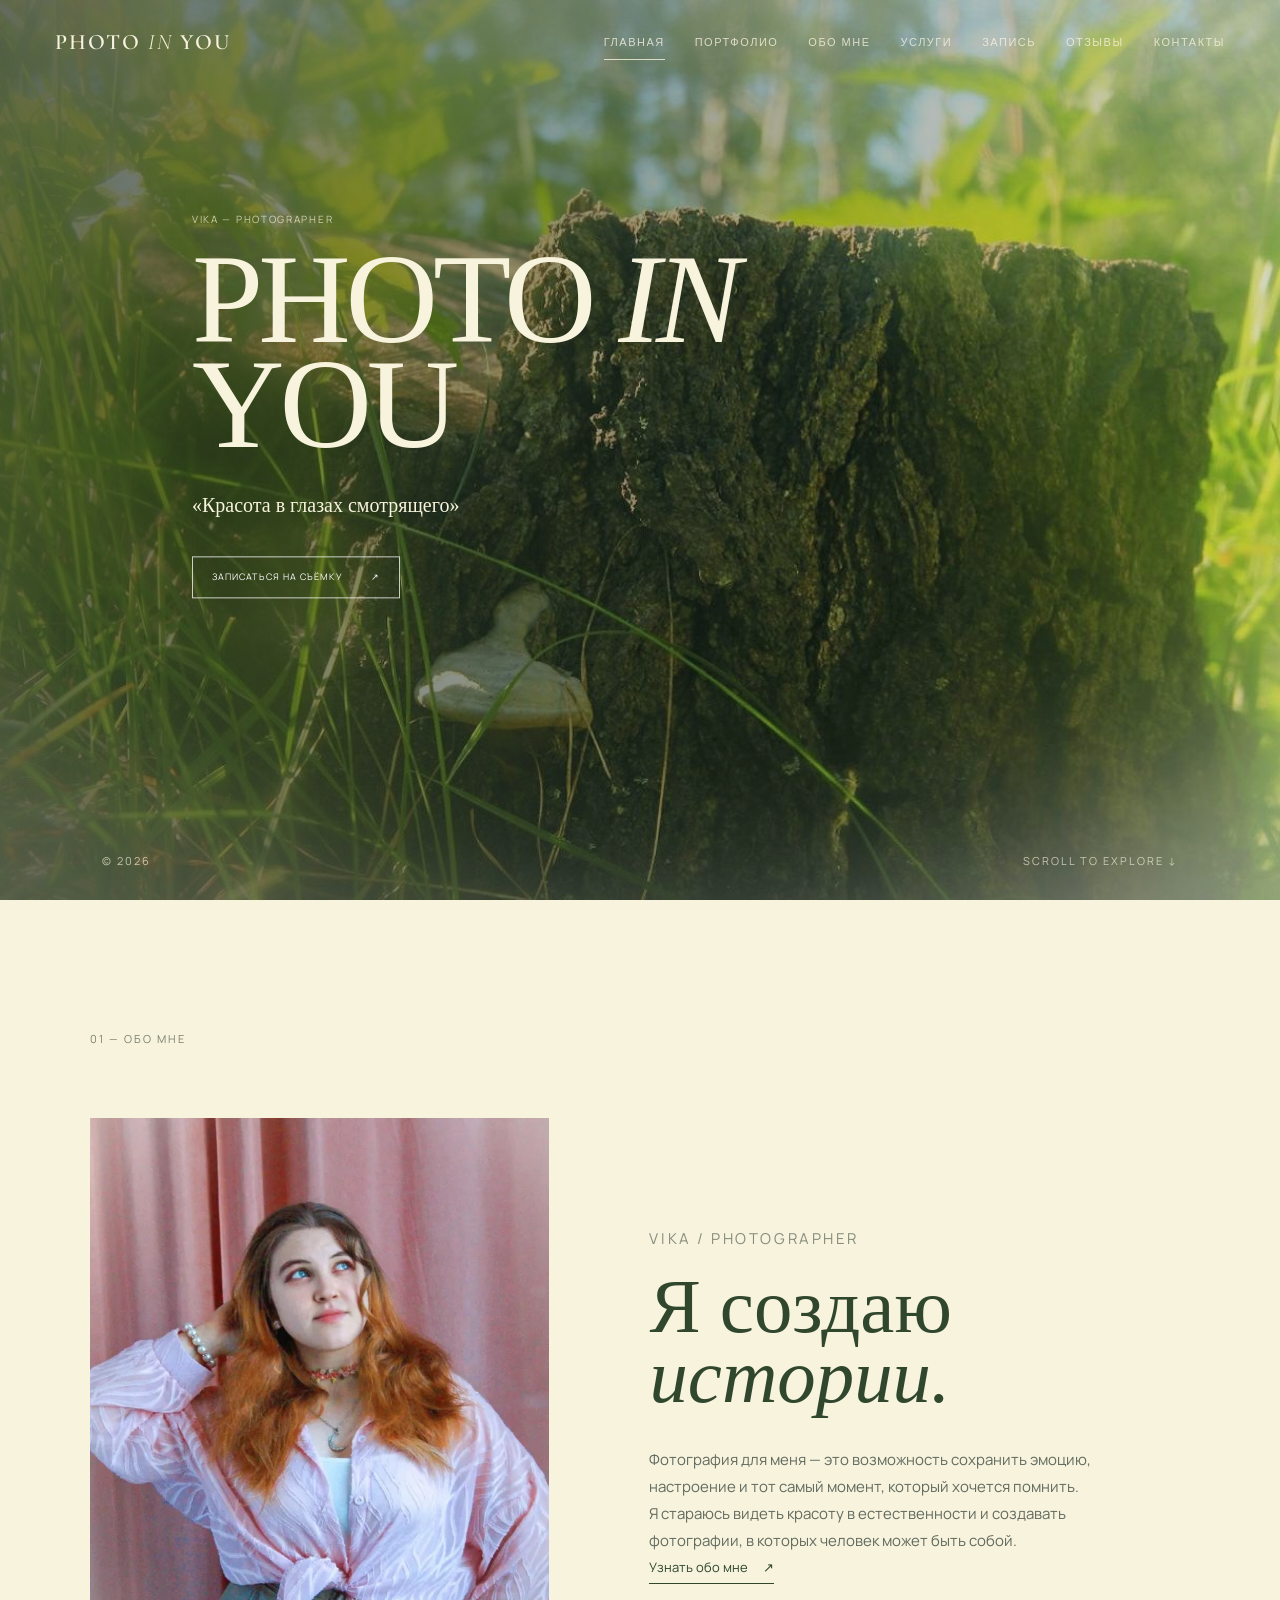
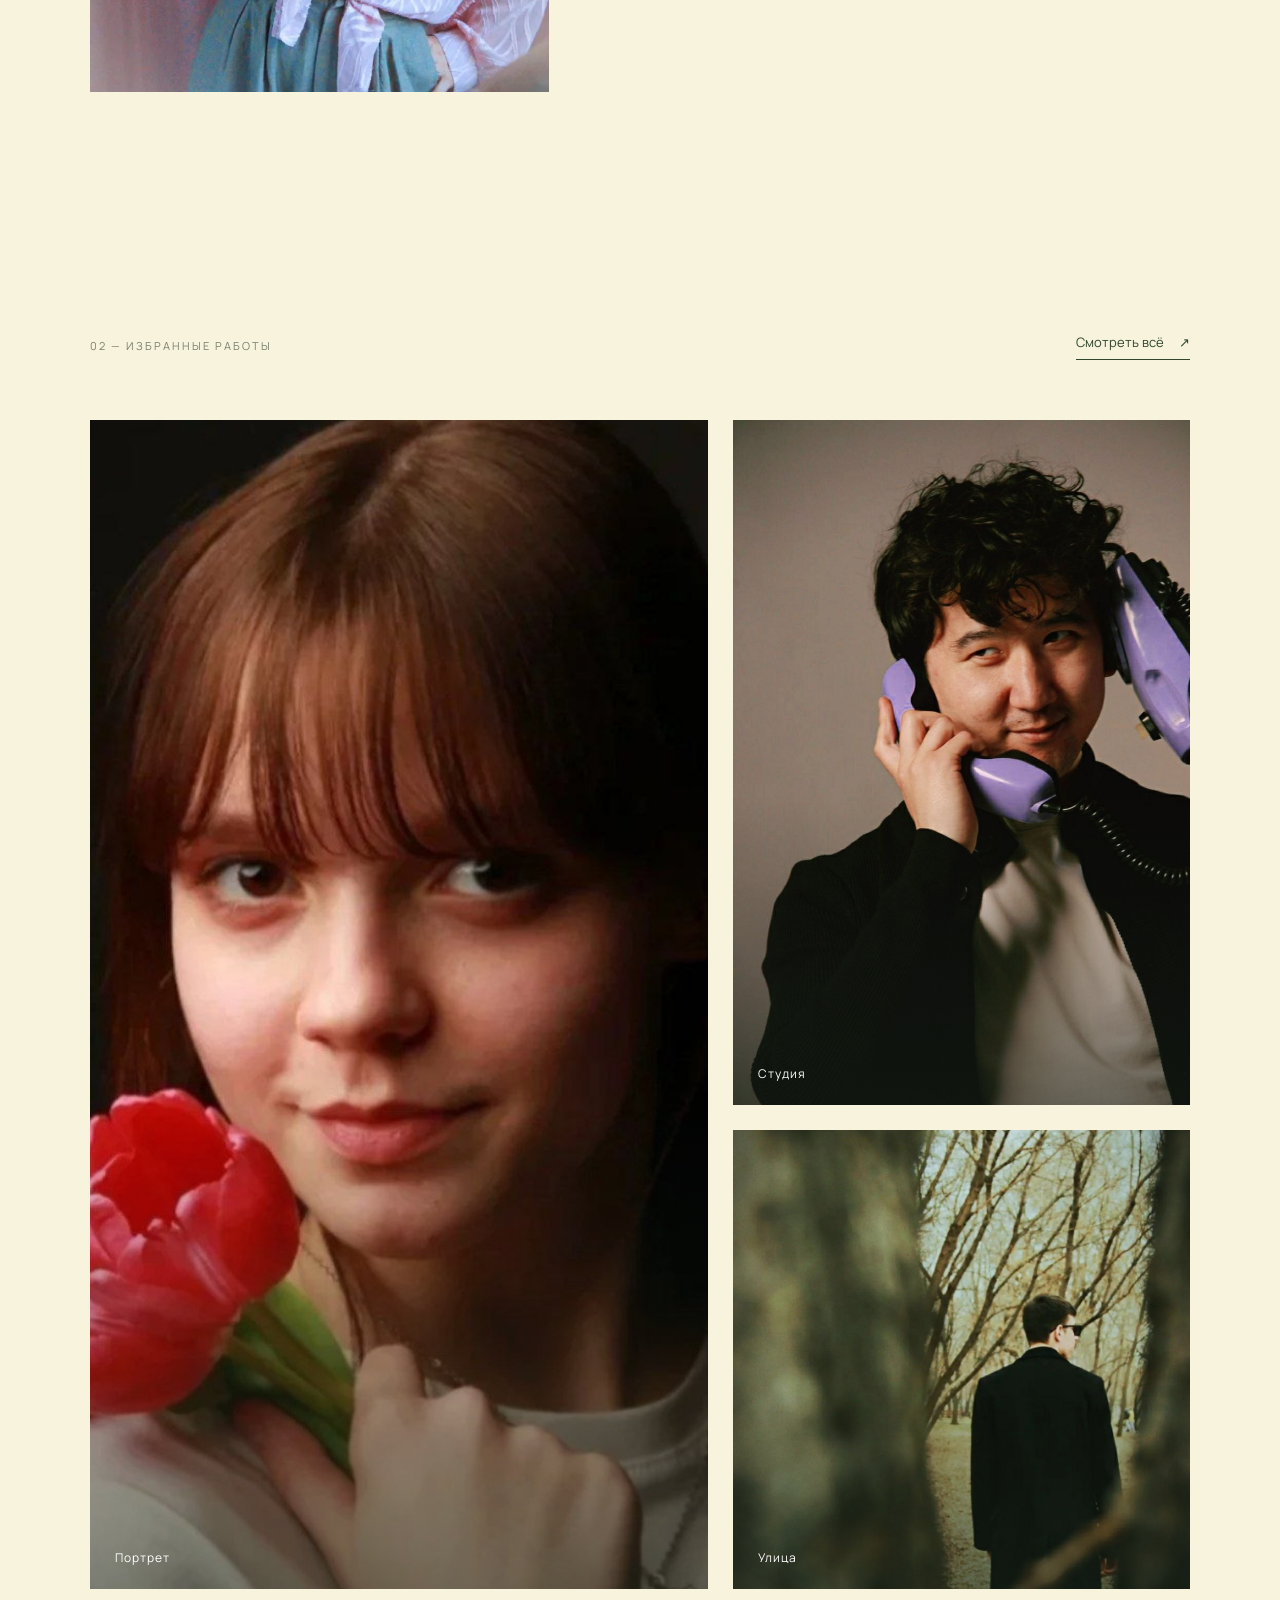
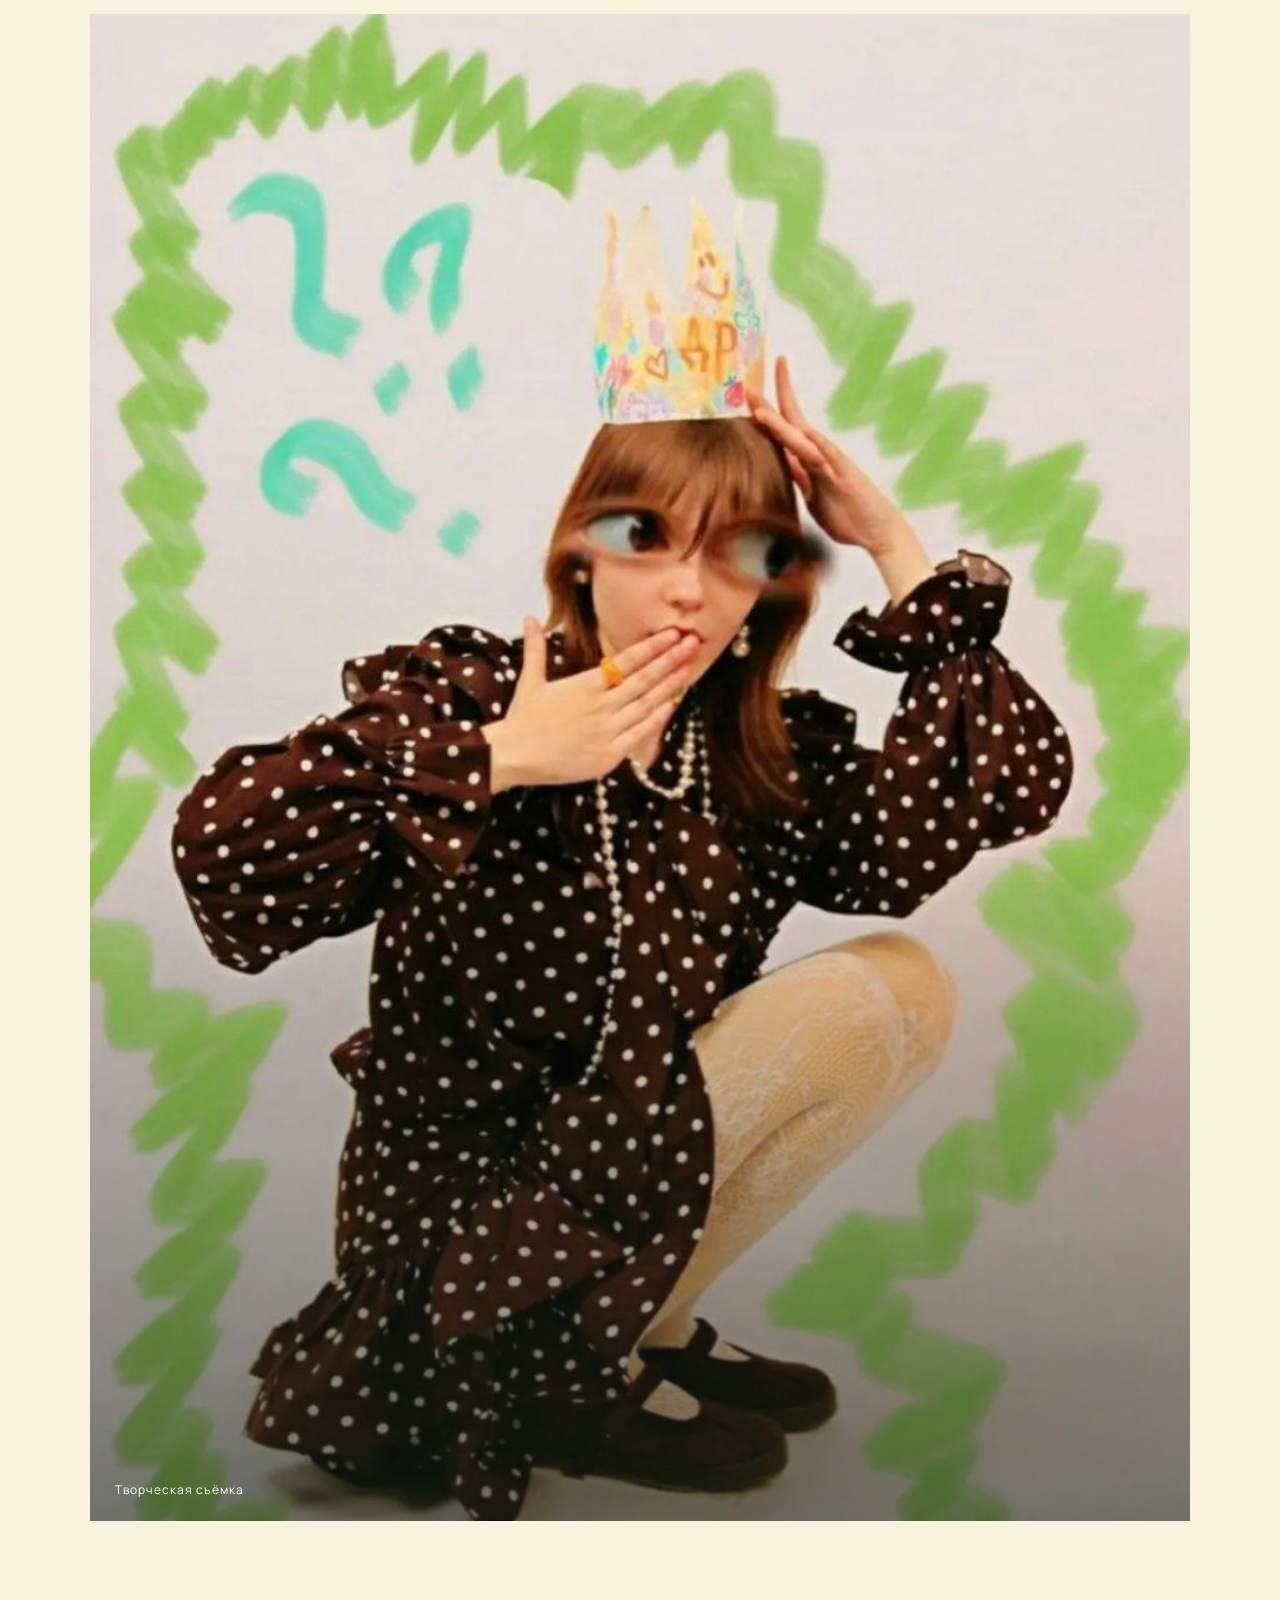
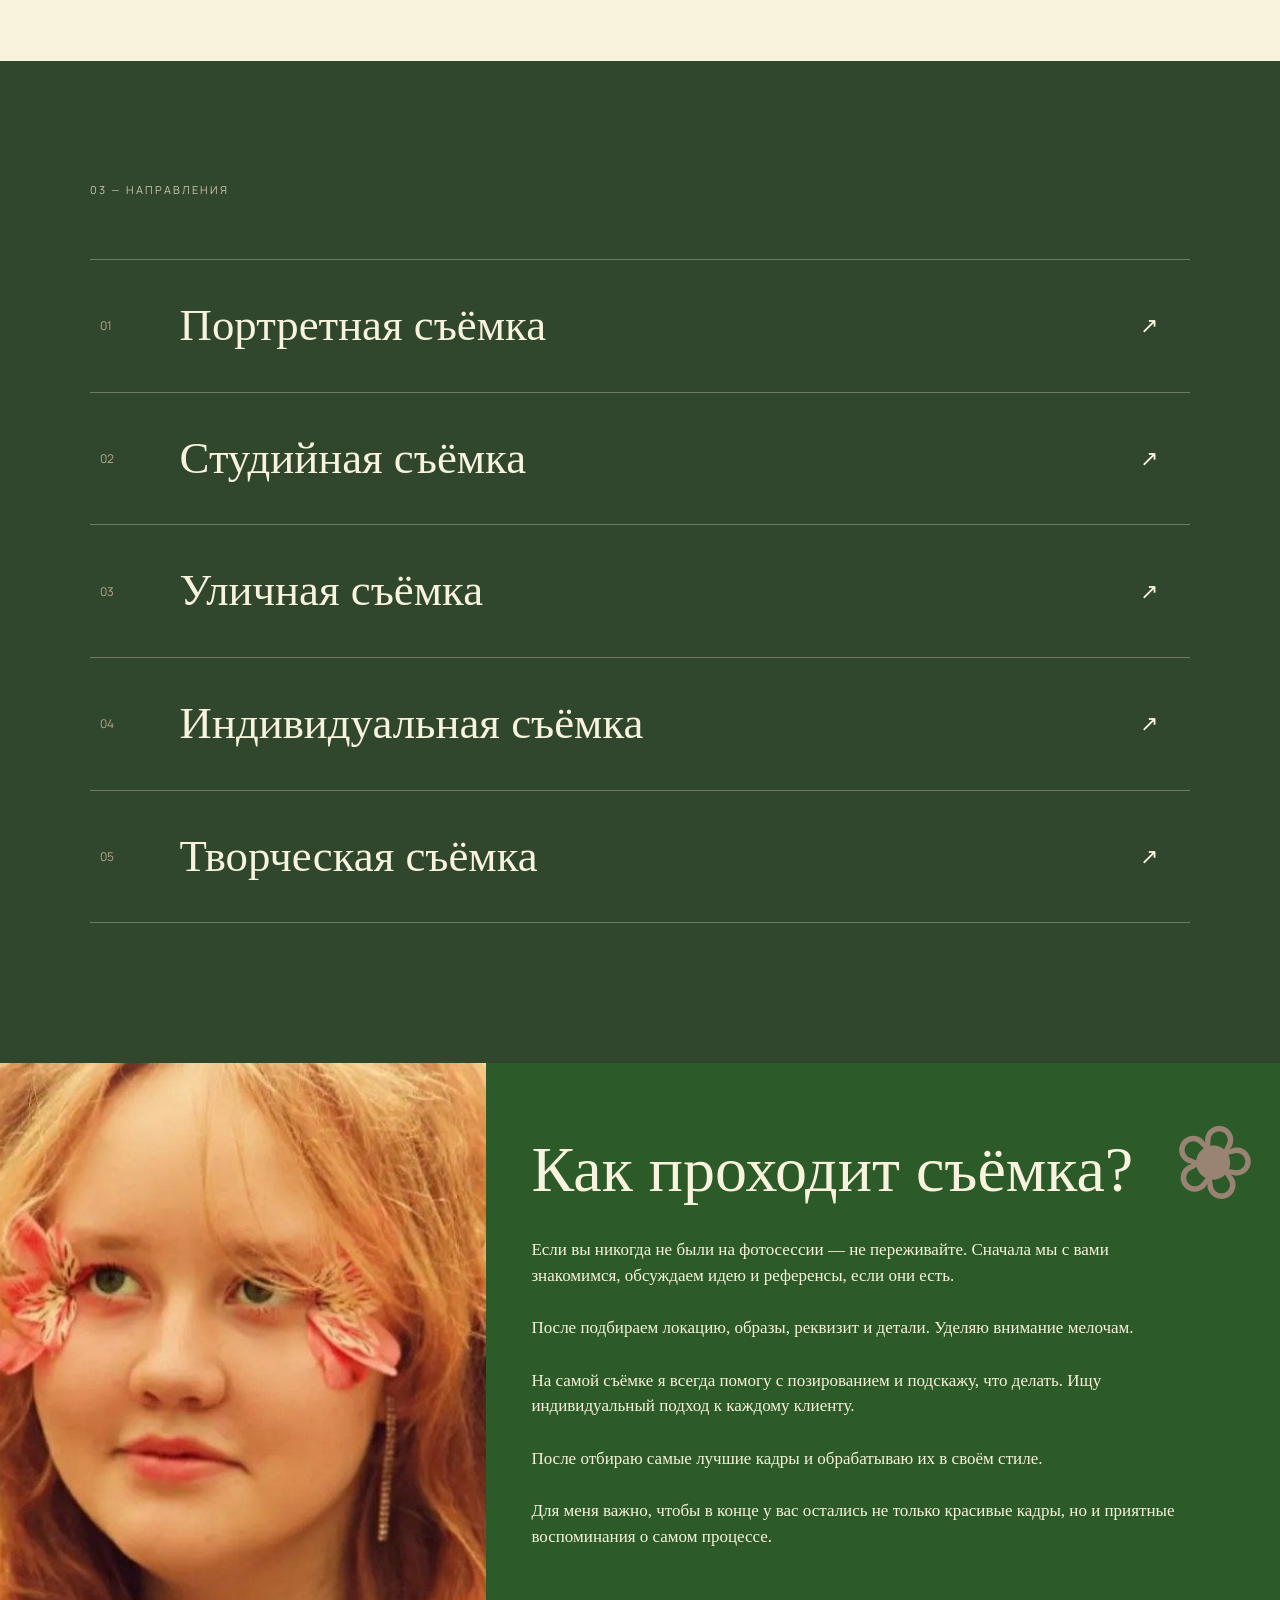
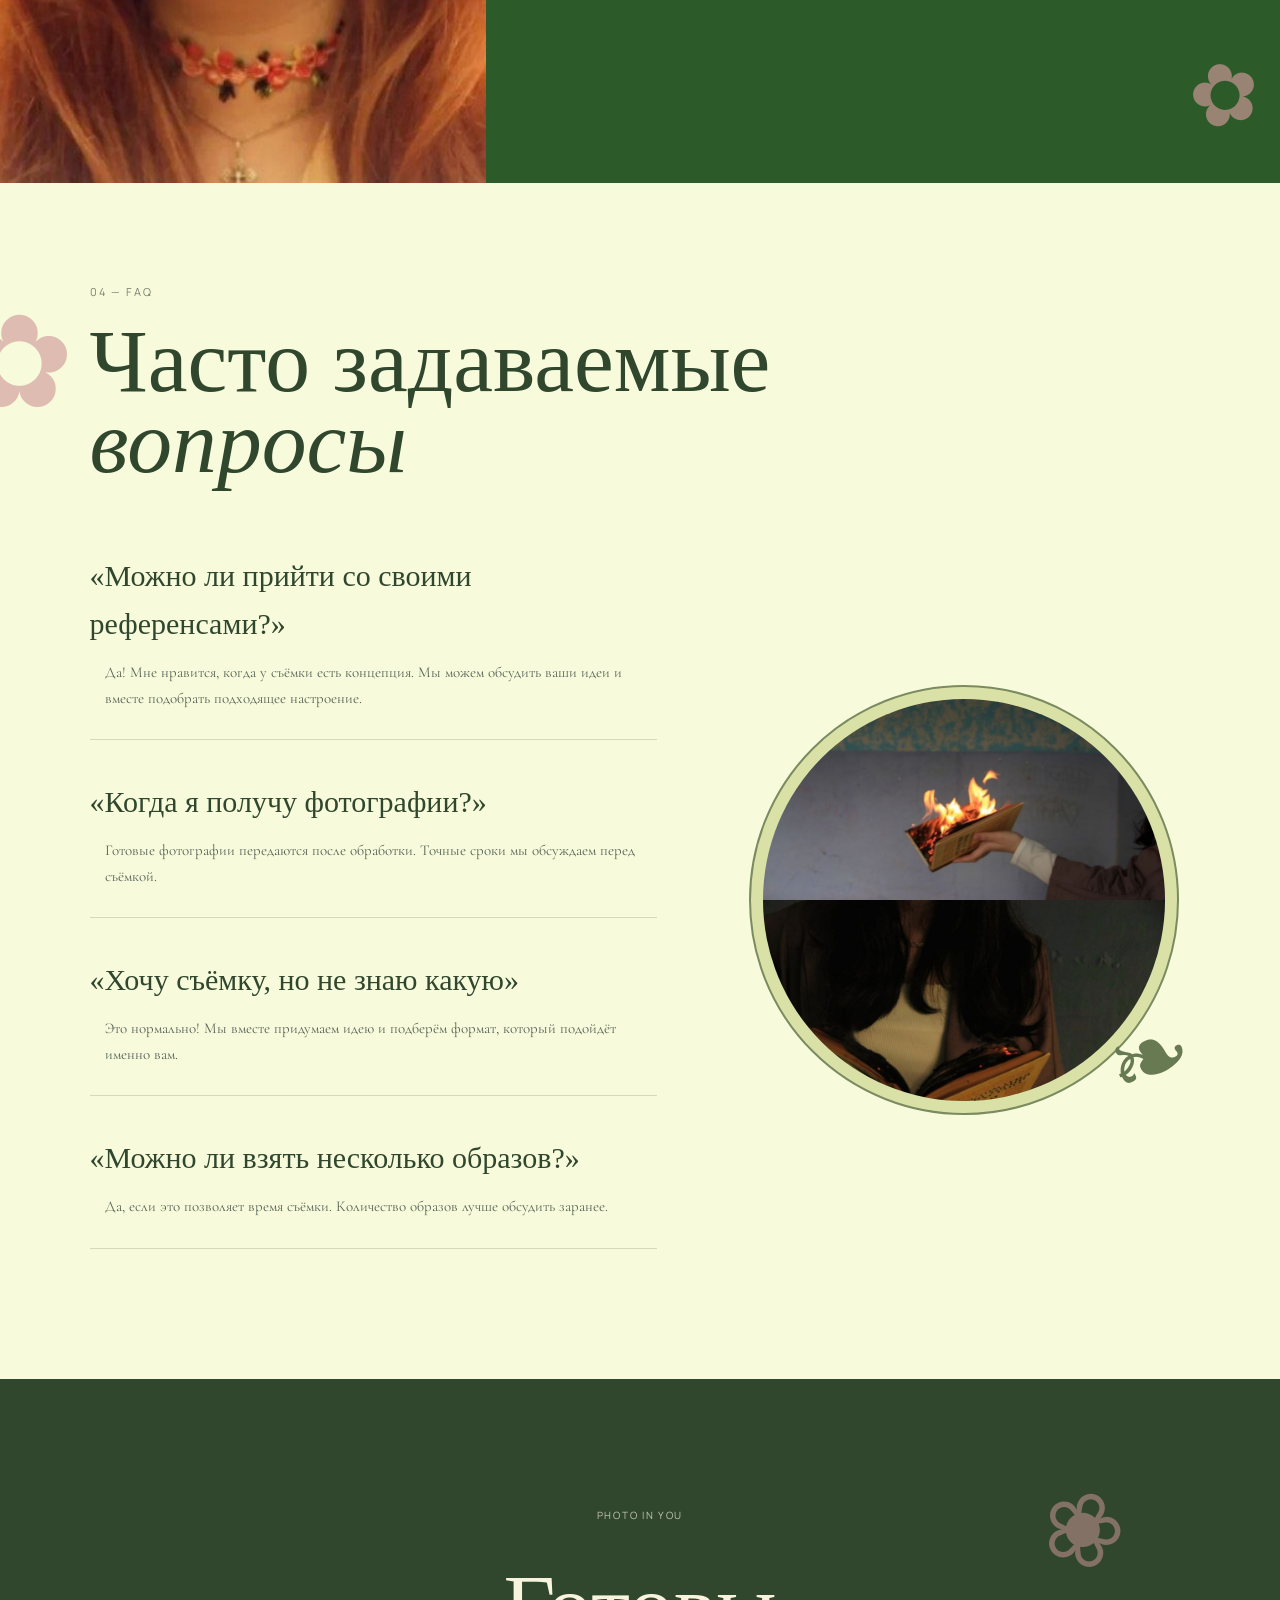
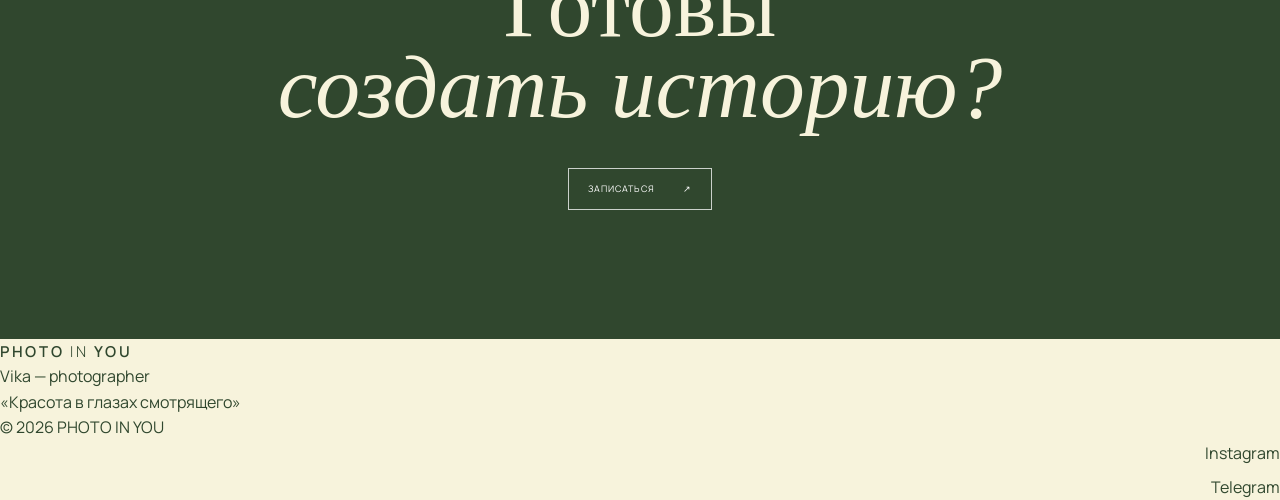
<file: index.html>
<!DOCTYPE html>
<html lang="ru">

<head>

    <meta charset="UTF-8">

    <meta name="viewport" content="width=device-width, initial-scale=1.0">

    <meta
        name="description"
        content="PHOTO IN YOU — Vika photographer. Портретные, студийные, уличные и творческие фотосессии."
    >

    <meta name="theme-color" content="#26382f">

    <meta property="og:title" content="PHOTO IN YOU — Vika photographer">
    <meta
        property="og:description"
        content="Красота в глазах смотрящего."
    >
    <meta property="og:type" content="website">

    <title>PHOTO IN YOU — Vika photographer</title>

    <link rel="stylesheet" href="css/style.css">

</head>


<body class="home-page">


<!-- ================= HEADER ================= -->

<header class="site-header">

    <a href="index.html" class="logo">
        PHOTO <span>IN</span> YOU
    </a>

    <nav class="navigation">
        <a href="index.html" class="active">Главная</a>
        <a href="portfolio.html">Портфолио</a>
        <a href="about.html">Обо мне</a>
        <a href="services.html">Услуги</a>
        <a href="booking.html">Запись</a>
        <a href="reviews.html">Отзывы</a>
        <a href="contacts.html">Контакты</a>
    </nav>

    <button
        class="menu-button"
        id="menuButton"
        aria-label="Открыть меню"
        aria-expanded="false"
    >
        <span></span>
        <span></span>
    </button>

</header>



<!-- ================= HERO ================= -->

<main>


<section class="home-hero">

    <div class="hero-image">

        <img
            src="images/hero/hero.jpg"
            alt="Фотография PHOTO IN YOU"
        >

    </div>


    <div class="hero-overlay"></div>


    <div class="hero-content">

        <p class="small-title">
            VIKA — PHOTOGRAPHER
        </p>

        <h1>
            PHOTO
            <i>IN</i>
            YOU
        </h1>

        <p class="hero-subtitle">
            «Красота в глазах смотрящего»
        </p>

        <a
            href="booking.html"
            class="button button-light"
        >
            Записаться на съёмку
            <span>↗</span>
        </a>

    </div>


    <div class="hero-bottom">

        <span>
            © 2026
        </span>

        <span>
            SCROLL TO EXPLORE ↓
        </span>

    </div>

</section>



<!-- ================= ABOUT SHORT ================= -->

<section class="home-about">

    <div class="home-section-number">
        01 — ОБО МНЕ
    </div>


    <div class="home-about-grid">


        <div class="home-about-photo">

            <img
                src="images/about/vika.jpg"
                alt="Вика — фотограф PHOTO IN YOU"
                loading="lazy"
            >

        </div>


        <div class="home-about-content">

            <p class="small-title">
                VIKA / PHOTOGRAPHER
            </p>

            <h2>
                Я создаю
                <br>
                <i>истории.</i>
            </h2>

            <p>
                Фотография для меня — это возможность
                сохранить эмоцию, настроение и тот самый
                момент, который хочется помнить.
            </p>

            <p>
                Я стараюсь видеть красоту в естественности
                и создавать фотографии, в которых человек
                может быть собой.
            </p>

            <a
                href="about.html"
                class="home-text-link"
            >
                Узнать обо мне
                <span>↗</span>
            </a>

        </div>

    </div>

</section>



<!-- ================= SELECTED WORKS ================= -->

<section class="home-portfolio">

    <div class="home-section-header">

        <div class="home-section-number">
            02 — ИЗБРАННЫЕ РАБОТЫ
        </div>

        <a
            href="portfolio.html"
            class="home-text-link"
        >
            Смотреть всё
            <span>↗</span>
        </a>

    </div>


    <div class="home-photo-grid">


        <a
            href="portfolio.html"
            class="home-photo-card home-photo-large"
        >

            <img
                src="images/portfolio/01_1.jpg"
                alt="Портретная фотография"
                loading="lazy"
            >

            <span>
                Портрет
            </span>

        </a>


        <a
            href="portfolio.html"
            class="home-photo-card"
        >

            <img
                src="images/portfolio/02_1.jpg"
                alt="Студийная фотография"
                loading="lazy"
            >

            <span>
                Студия
            </span>

        </a>


        <a
            href="portfolio.html"
            class="home-photo-card"
        >

            <img
                src="images/portfolio/03_1.jpg"
                alt="Уличная фотография"
                loading="lazy"
            >

            <span>
                Улица
            </span>

        </a>


        <a
            href="portfolio.html"
            class="home-photo-card home-photo-wide"
        >

            <img
                src="images/portfolio/04_1.jpg"
                alt="Творческая фотография"
                loading="lazy"
            >

            <span>
                Творческая съёмка
            </span>

        </a>


    </div>

</section>



<!-- ================= DIRECTIONS ================= -->

<section class="home-directions">

    <div class="home-section-number">
        03 — НАПРАВЛЕНИЯ
    </div>


    <div class="home-direction-list">


        <a href="services.html" class="home-direction-item">

            <span>
                01
            </span>

            <strong>
                Портретная съёмка
            </strong>

            <i>
                ↗
            </i>

        </a>


        <a href="services.html" class="home-direction-item">

            <span>
                02
            </span>

            <strong>
                Студийная съёмка
            </strong>

            <i>
                ↗
            </i>

        </a>


        <a href="services.html" class="home-direction-item">

            <span>
                03
            </span>

            <strong>
                Уличная съёмка
            </strong>

            <i>
                ↗
            </i>

        </a>


        <a href="services.html" class="home-direction-item">

            <span>
                04
            </span>

            <strong>
                Индивидуальная съёмка
            </strong>

            <i>
                ↗
            </i>

        </a>


        <a href="services.html" class="home-direction-item">

            <span>
                05
            </span>

            <strong>
                Творческая съёмка
            </strong>

            <i>
                ↗
            </i>

        </a>


    </div>

</section>



<!-- =================================================
     HOW SHOOTING WORKS
     ================================================= -->

<section class="shooting-process">


    <div class="shooting-photo">

        <img
            src="images/portfolio/05.jpg"
            alt="Фотография с фотосессии"
            loading="lazy"
        >

    </div>


    <div class="shooting-info">


        <div class="shooting-flower flower-top">
            ❀
        </div>


        <p class="shooting-script">
            Как проходит съёмка?
        </p>


        <div class="shooting-text">

            <p>
                Если вы никогда не были на фотосессии —
                не переживайте. Сначала мы с вами
                знакомимся, обсуждаем идею и референсы,
                если они есть.
            </p>

            <p>
                После подбираем локацию, образы, реквизит
                и детали. Уделяю внимание мелочам.
            </p>

            <p>
                На самой съёмке я всегда помогу
                с позированием и подскажу, что делать.
                Ищу индивидуальный подход к каждому
                клиенту.
            </p>

            <p>
                После отбираю самые лучшие кадры
                и обрабатываю их в своём стиле.
            </p>

            <p>
                Для меня важно, чтобы в конце у вас
                остались не только красивые кадры,
                но и приятные воспоминания о самом
                процессе.
            </p>

        </div>


        <div class="shooting-flower flower-bottom">
            ✿
        </div>

    </div>

</section>



<!-- =================================================
     FAQ
     ================================================= -->

<section class="home-faq">


    <div class="faq-decoration faq-flower">
        ✿
    </div>


    <div class="faq-header">

        <div class="home-section-number">
            04 — FAQ
        </div>

        <h2>
            Часто задаваемые
            <br>
            <i>вопросы</i>
        </h2>

    </div>


    <div class="faq-layout">


        <div class="faq-list">


            <div class="faq-item">

                <h3>
                    «Можно ли прийти со своими референсами?»
                </h3>

                <p>
                    Да! Мне нравится, когда у съёмки
                    есть концепция. Мы можем обсудить
                    ваши идеи и вместе подобрать
                    подходящее настроение.
                </p>

            </div>


            <div class="faq-item">

                <h3>
                    «Когда я получу фотографии?»
                </h3>

                <p>
                    Готовые фотографии передаются
                    после обработки. Точные сроки
                    мы обсуждаем перед съёмкой.
                </p>

            </div>


            <div class="faq-item">

                <h3>
                    «Хочу съёмку, но не знаю какую»
                </h3>

                <p>
                    Это нормально! Мы вместе придумаем
                    идею и подберём формат, который
                    подойдёт именно вам.
                </p>

            </div>


            <div class="faq-item">

                <h3>
                    «Можно ли взять несколько образов?»
                </h3>

                <p>
                    Да, если это позволяет время съёмки.
                    Количество образов лучше обсудить
                    заранее.
                </p>

            </div>


        </div>


        <div class="faq-photo">

            <div class="faq-photo-circle">

                <img
                    src="images/portfolio/06.jpg"
                    alt="Фотография PHOTO IN YOU"
                    loading="lazy"
                >

            </div>


            <div class="faq-leaf">
                ❧
            </div>

        </div>

    </div>

</section>



<!-- ================= CTA ================= -->

<section class="home-cta">

    <div class="home-cta-flower">
        ❀
    </div>


    <p class="small-title">
        PHOTO IN YOU
    </p>


    <h2>
        Готовы
        <br>
        <i>создать историю?</i>
    </h2>


    <a
        href="booking.html"
        class="button button-light"
    >
        Записаться
        <span>↗</span>
    </a>

</section>


</main>



<!-- ================= FOOTER ================= -->

<footer class="site-footer">

    <div>

        <a
            href="index.html"
            class="logo"
        >
            PHOTO <span>IN</span> YOU
        </a>

        <p>
            Vika — photographer
        </p>

    </div>


    <div>

        <p>
            «Красота в глазах смотрящего»
        </p>

        <p>
            © 2026 PHOTO IN YOU
        </p>

    </div>


    <div class="footer-links">

        <a
            href="https://instagram.com/photo.in.you"
            target="_blank"
            rel="noopener"
        >
            Instagram
        </a>

        <a
            href="https://t.me/Vikysa348"
            target="_blank"
            rel="noopener"
        >
            Telegram
        </a>

    </div>

</footer>



<script src="js/main.js"></script>

</body>

</html>
</file>
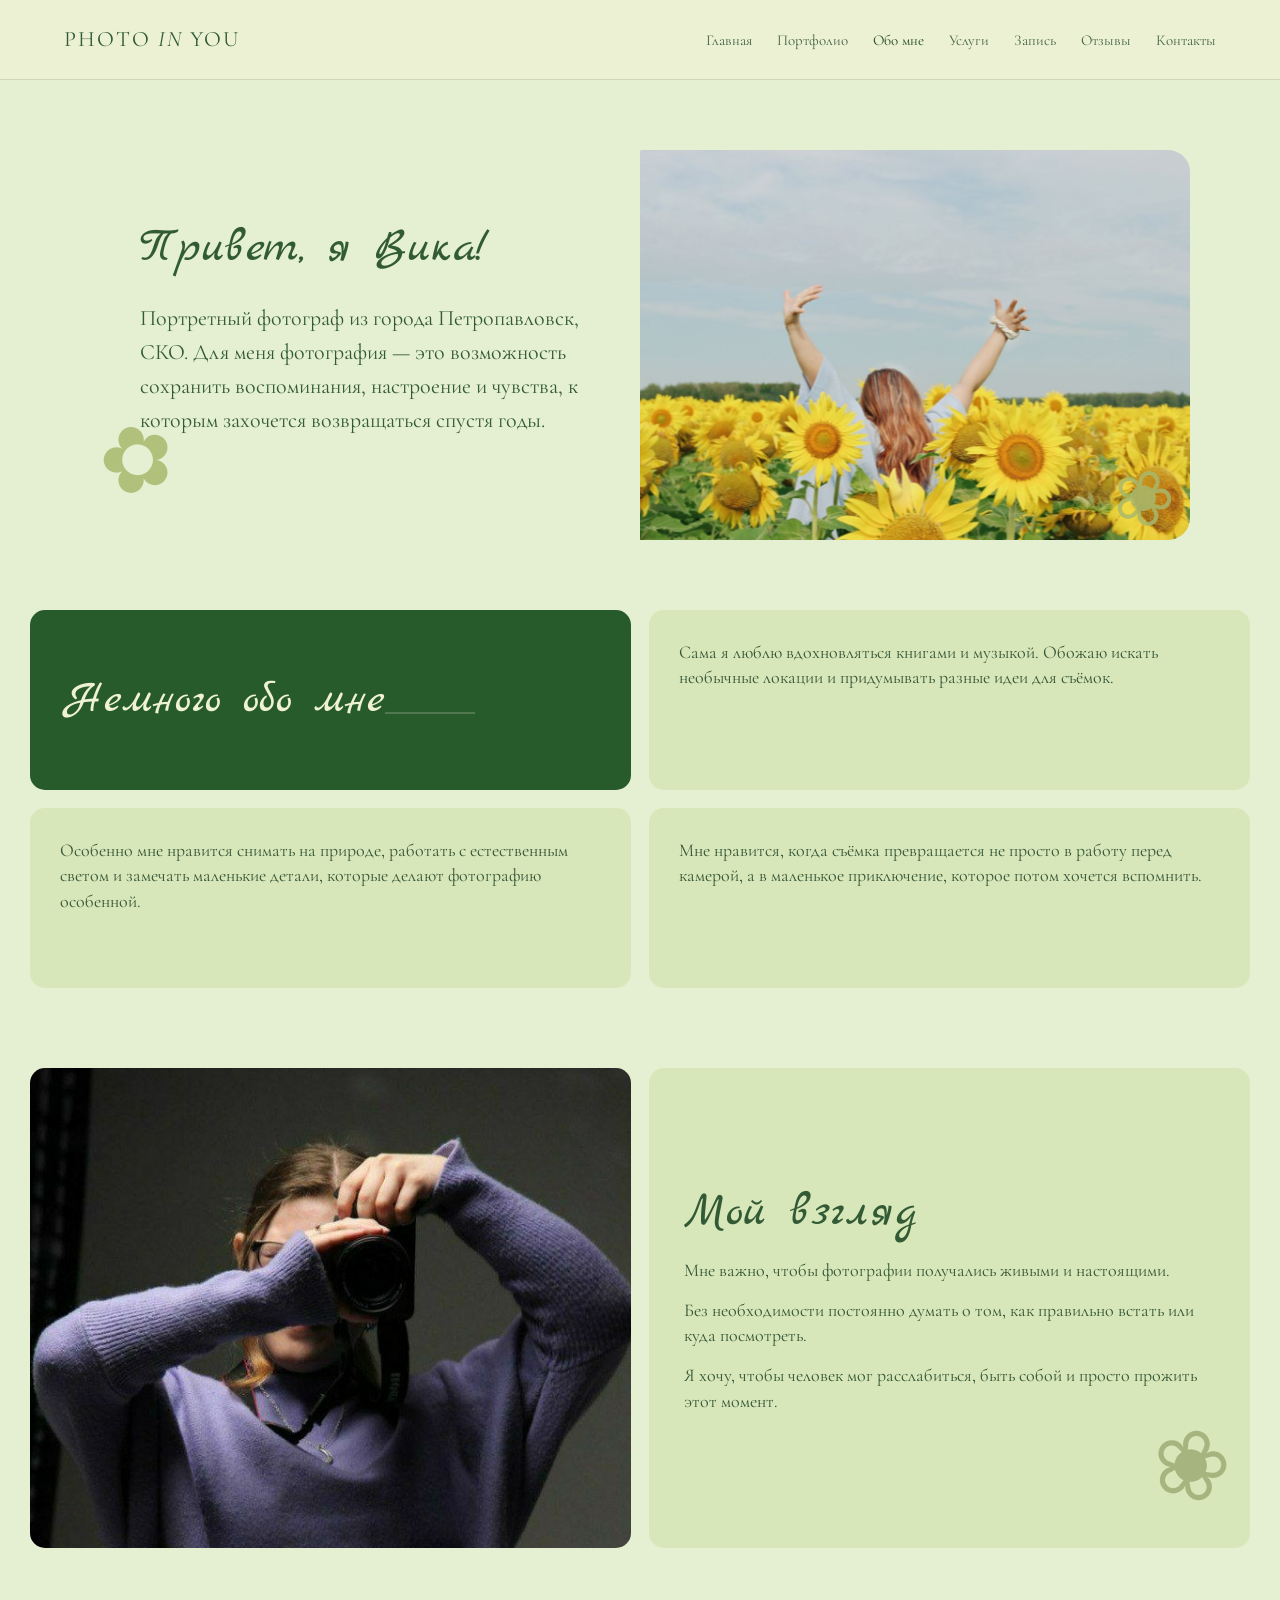
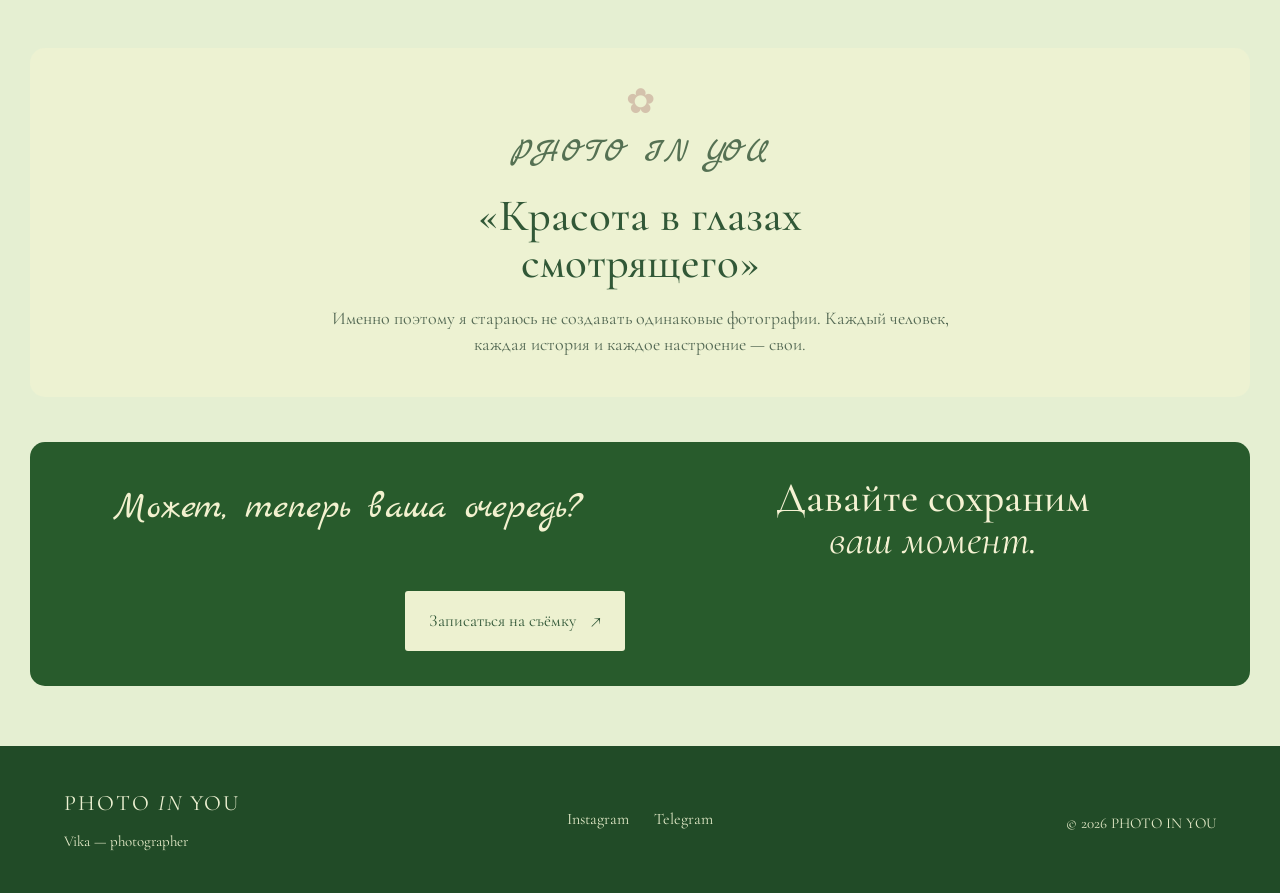
<file: about.html>
<!DOCTYPE html>
<html lang="ru">
<head>
    <meta charset="UTF-8">

    <meta
        name="viewport"
        content="width=device-width, initial-scale=1.0"
    >

    <meta
        name="description"
        content="О Вике — фотографе PHOTO IN YOU из Петропавловска."
    >

    <meta
        name="theme-color"
        content="#225522"
    >

    <title>Обо мне — PHOTO IN YOU</title>

    <link rel="stylesheet" href="css/style.css">

    <!-- Шрифты -->
    <link rel="preconnect" href="https://fonts.googleapis.com">
    <link rel="preconnect" href="https://fonts.gstatic.com" crossorigin>

    <link
        href="https://fonts.googleapis.com/css2?family=Cormorant+Garamond:wght@400;500;600&family=Marck+Script&display=swap"
        rel="stylesheet"
    >
</head>

<body class="about-page">

<!-- ================= HEADER ================= -->

<header class="about-header">

    <a href="index.html" class="about-logo">
        PHOTO <span>IN</span> YOU
    </a>

    <nav class="about-navigation">

        <a href="index.html">
            Главная
        </a>

        <a href="portfolio.html">
            Портфолио
        </a>

        <a href="about.html" class="active">
            Обо мне
        </a>

        <a href="services.html">
            Услуги
        </a>

        <a href="booking.html">
            Запись
        </a>

        <a href="reviews.html">
            Отзывы
        </a>

        <a href="contacts.html">
            Контакты
        </a>

    </nav>

</header>


<!-- ================= MAIN ================= -->

<main>

    <!-- ===== INTRO ===== -->

    <section class="about-card about-intro-card">

        <div class="about-intro-text">

            <p class="about-script">
                Привет, я Вика!
            </p>

            <p class="about-description">
                Портретный фотограф из города Петропавловск, СКО.
                Для меня фотография — это возможность сохранить
                воспоминания, настроение и чувства, к которым
                захочется возвращаться спустя годы.
            </p>

        </div>


        <div class="about-main-photo">

            <img
                src="images/about/vika2.jpg"
                alt="Вика — фотограф PHOTO IN YOU"
            >

        </div>


        <div class="about-flower flower-one">
            ✿
        </div>

        <div class="about-flower flower-two">
            ❀
        </div>

    </section>


    <!-- ===== ABOUT ME ===== -->

    <section class="about-personal">

        <div class="about-personal-title">

            <p class="about-script">
                Немного обо мне
            </p>

            <span class="about-line"></span>

        </div>


        <div class="about-personal-content">

            <p>
                Сама я люблю вдохновляться книгами и музыкой.
                Обожаю искать необычные локации и придумывать
                разные идеи для съёмок.
            </p>

            <p>
                Особенно мне нравится снимать на природе,
                работать с естественным светом и замечать
                маленькие детали, которые делают фотографию
                особенной.
            </p>

            <p>
                Мне нравится, когда съёмка превращается не
                просто в работу перед камерой, а в маленькое
                приключение, которое потом хочется вспомнить.
            </p>

        </div>

    </section>


    <!-- ===== PHOTO + PHILOSOPHY ===== -->

    <section class="about-philosophy">

        <div class="about-philosophy-photo">

            <img
                src="images/about/vika_photograph.jpg"
                alt="Вика — фотограф"
                loading="lazy"
            >

        </div>


        <div class="about-philosophy-box">

            <p class="about-script">
                Мой взгляд
            </p>

            <p>
                Мне важно, чтобы фотографии получались живыми
                и настоящими.
            </p>

            <p>
                Без необходимости постоянно думать о том,
                как правильно встать или куда посмотреть.
            </p>

            <p>
                Я хочу, чтобы человек мог расслабиться,
                быть собой и просто прожить этот момент.
            </p>

            <div class="about-small-flower">
                ❀
            </div>

        </div>

    </section>


    <!-- ===== QUOTE ===== -->

    <section class="about-quote">

        <div class="quote-decoration">
            ✿
        </div>

        <p class="about-script">
            PHOTO IN YOU
        </p>

        <h2>
            «Красота в глазах<br>
            смотрящего»
        </h2>

        <p class="quote-text">
            Именно поэтому я стараюсь не создавать
            одинаковые фотографии. Каждый человек,
            каждая история и каждое настроение —
            свои.
        </p>

    </section>


    <!-- ===== FINAL CTA ===== -->

    <section class="about-final">

        <p class="about-script">
            Может, теперь ваша очередь?
        </p>

        <h2>
            Давайте сохраним<br>
            <i>ваш момент.</i>
        </h2>

        <a href="booking.html" class="about-button">
            Записаться на съёмку
            <span>↗</span>
        </a>

    </section>

</main>


<!-- ================= FOOTER ================= -->

<footer class="about-footer">

    <div>

        <a href="index.html" class="about-logo">
            PHOTO <span>IN</span> YOU
        </a>

        <p>
            Vika — photographer
        </p>

    </div>


    <div class="about-footer-links">

        <a
            href="https://instagram.com/photo.in.you"
            target="_blank"
            rel="noopener"
        >
            Instagram
        </a>

        <a
            href="https://t.me/Vikysa348"
            target="_blank"
            rel="noopener"
        >
            Telegram
        </a>

    </div>


    <p class="about-copyright">
        © 2026 PHOTO IN YOU
    </p>

</footer>

</body>
</html>
</file>
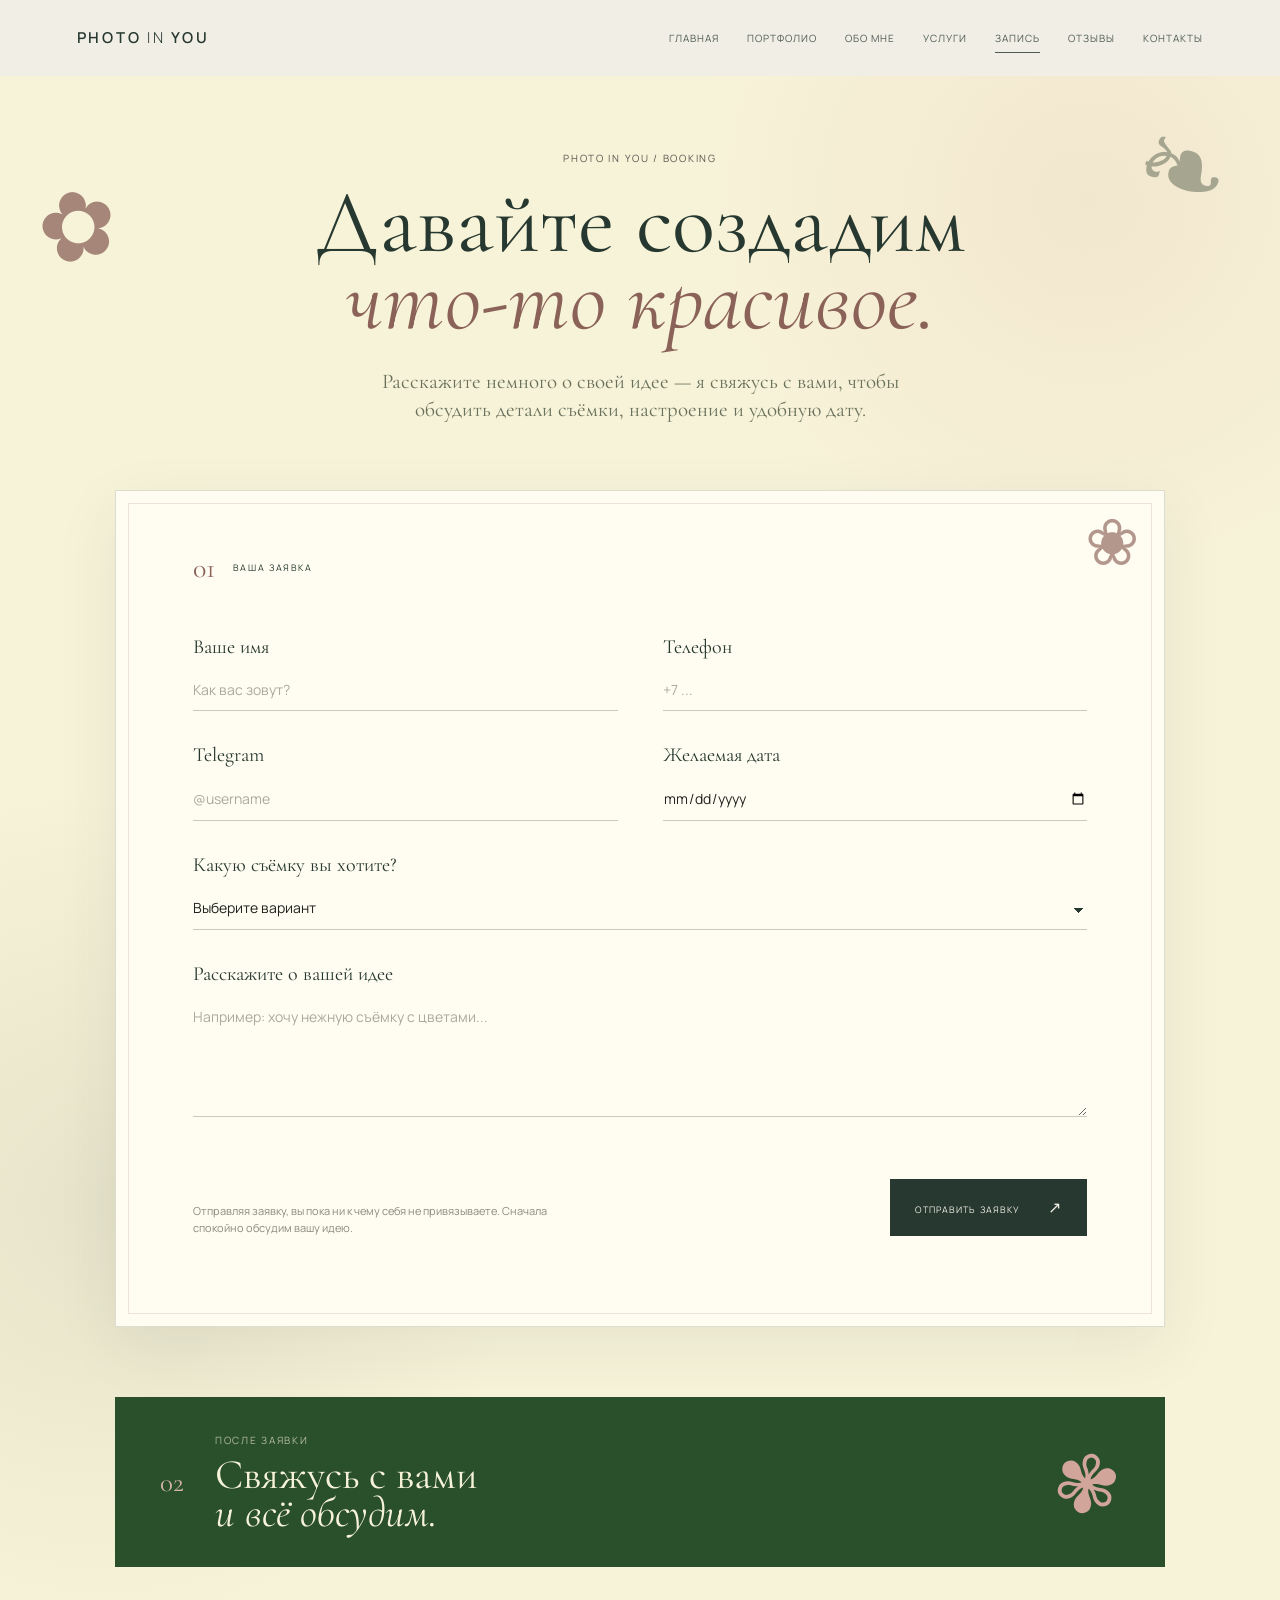
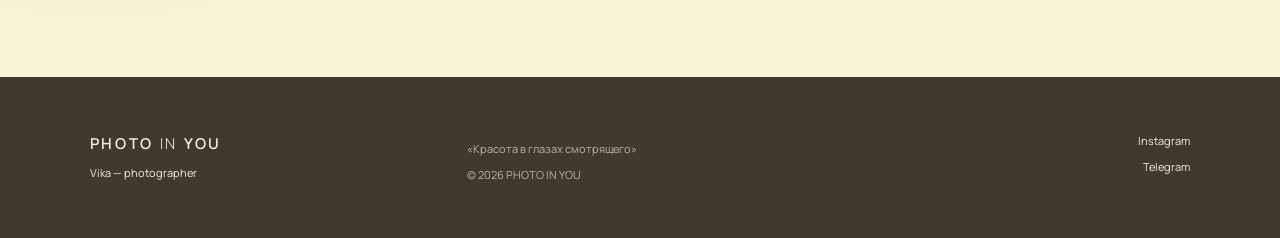
<file: booking.html>
<!DOCTYPE html>
<html lang="ru">
<head>
<meta charset="UTF-8">
<meta name="viewport" content="width=device-width, initial-scale=1.0">
<meta name="description" content="Запись на фотосессию — PHOTO IN YOU, Vika photographer.">
<meta name="theme-color" content="#26382f">
<title>Запись на съёмку — PHOTO IN YOU</title>
<link rel="stylesheet" href="css/style.css">
</head>
<body class="booking-page">

<header class="header solid">
    <a href="index.html" class="logo">PHOTO <span>IN</span> YOU</a>
    <nav class="navigation">
        <a href="index.html">Главная</a>
        <a href="portfolio.html">Портфолио</a>
        <a href="about.html">Обо мне</a>
        <a href="services.html">Услуги</a>
        <a href="booking.html" class="active">Запись</a>
        <a href="reviews.html">Отзывы</a>
        <a href="contacts.html">Контакты</a>
    </nav>
    <button class="menu-button" id="menuButton" aria-label="Открыть меню" aria-expanded="false">
        <span></span><span></span>
    </button>
</header>

<div class="mobile-menu" id="mobileMenu">
    <nav>
        <a href="index.html">Главная</a>
        <a href="portfolio.html">Портфолио</a>
        <a href="about.html">Обо мне</a>
        <a href="services.html">Услуги</a>
        <a href="booking.html">Запись</a>
        <a href="reviews.html">Отзывы</a>
        <a href="contacts.html">Контакты</a>
    </nav>
</div>

<main>
    <section class="booking-decorative">
        <div class="booking-flower booking-flower-left">✿</div>
        <div class="booking-leaf booking-leaf-top">❧</div>

        <div class="booking-intro">
            <p class="small-title">PHOTO IN YOU / BOOKING</p>
            <h1>Давайте создадим<br><i>что-то красивое.</i></h1>
            <p class="booking-intro-text">
                Расскажите немного о своей идее — я свяжусь с вами,
                чтобы обсудить детали съёмки, настроение и удобную дату.
            </p>
        </div>

        <div class="booking-paper">
            <div class="booking-paper-flower">❀</div>

            <div class="booking-form-head">
                <span>01</span>
                <p>ВАША ЗАЯВКА</p>
            </div>

            <form class="form booking-form" id="bookingForm">
                <div class="booking-form-grid">
                    <div class="field booking-field">
                        <label for="name">Ваше имя</label>
                        <input id="name" name="name" type="text" placeholder="Как вас зовут?" required>
                    </div>

                    <div class="field booking-field">
                        <label for="phone">Телефон</label>
                        <input id="phone" name="phone" type="tel" placeholder="+7 ..." required>
                    </div>

                    <div class="field booking-field">
                        <label for="telegram">Telegram</label>
                        <input id="telegram" name="telegram" type="text" placeholder="@username">
                    </div>

                    <div class="field booking-field">
                        <label for="date">Желаемая дата</label>
                        <input id="date" name="date" type="date">
                    </div>

                    <div class="field booking-field booking-field-wide">
                        <label for="type">Какую съёмку вы хотите?</label>
                        <select id="type" name="type" required>
                            <option value="" selected disabled>Выберите вариант</option>
                            <option>Портретная съёмка</option>
                            <option>Студийная съёмка</option>
                            <option>Уличная съёмка</option>
                            <option>Индивидуальная съёмка</option>
                            <option>Творческая съёмка</option>
                        </select>
                    </div>

                    <div class="field booking-field booking-field-wide">
                        <label for="message">Расскажите о вашей идее</label>
                        <textarea id="message" name="message" placeholder="Например: хочу нежную съёмку с цветами..."></textarea>
                    </div>
                </div>

                <div class="booking-bottom">
                    <p>
                        Отправляя заявку, вы пока ни к чему себя не привязываете.
                        Сначала спокойно обсудим вашу идею.
                    </p>
                    <button type="submit" class="booking-submit">
                        Отправить заявку <span>↗</span>
                    </button>
                </div>
                <div id="formMessage" class="form-message" aria-live="polite"></div>
            </form>
        </div>

        <div class="booking-note">
            <span>02</span>
            <div>
                <p class="small-title">ПОСЛЕ ЗАЯВКИ</p>
                <h2>Свяжусь с вами<br><i>и всё обсудим.</i></h2>
            </div>
            <div class="booking-note-flower">✾</div>
        </div>
    </section>
</main>

<footer class="footer">
    <div>
        <a href="index.html" class="logo">PHOTO <span>IN</span> YOU</a>
        <p>Vika — photographer</p>
    </div>
    <div>
        <p>«Красота в глазах смотрящего»</p>
        <p>© 2026 PHOTO IN YOU</p>
    </div>
    <div class="footer-links">
        <a href="https://instagram.com/photo.in.you" target="_blank" rel="noopener">Instagram</a>
        <a href="https://t.me/Vikysa348" target="_blank" rel="noopener">Telegram</a>
    </div>
</footer>

<script src="js/main.js"></script>
</body>
</html>
</file>
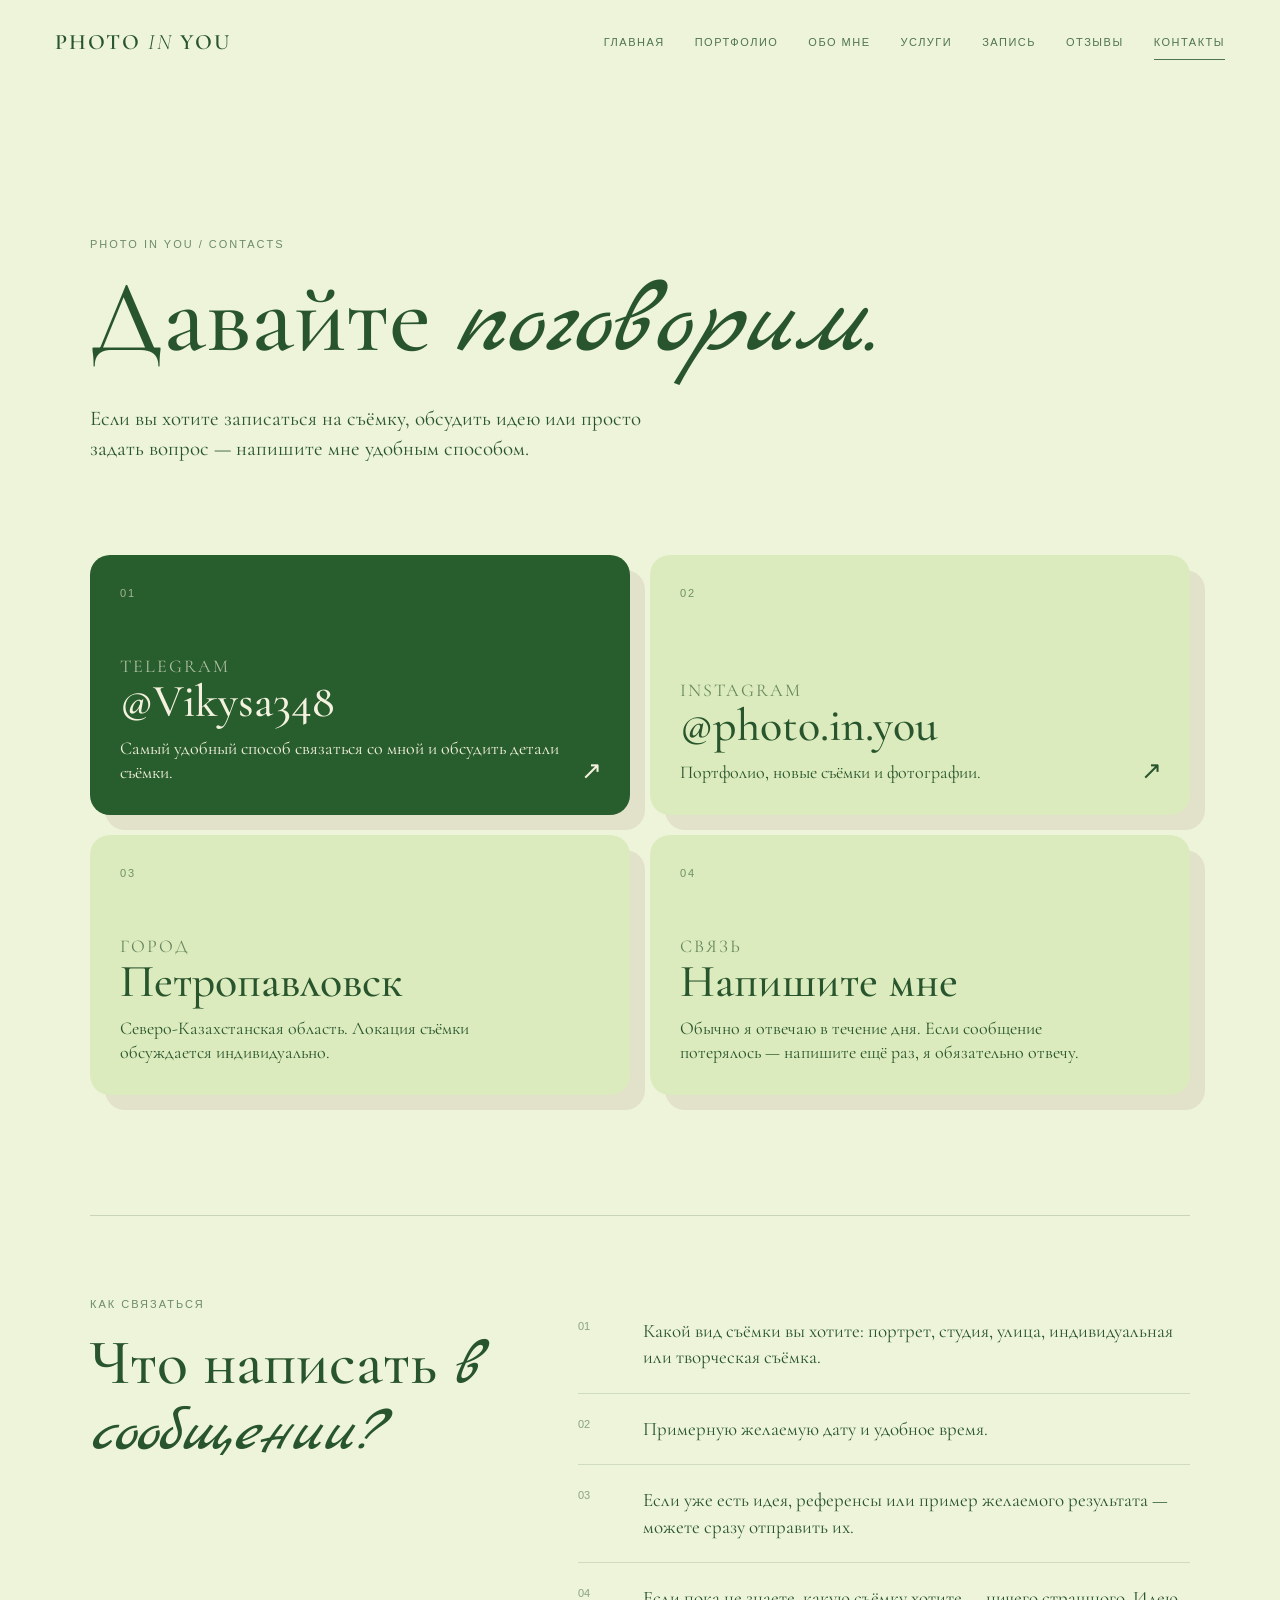
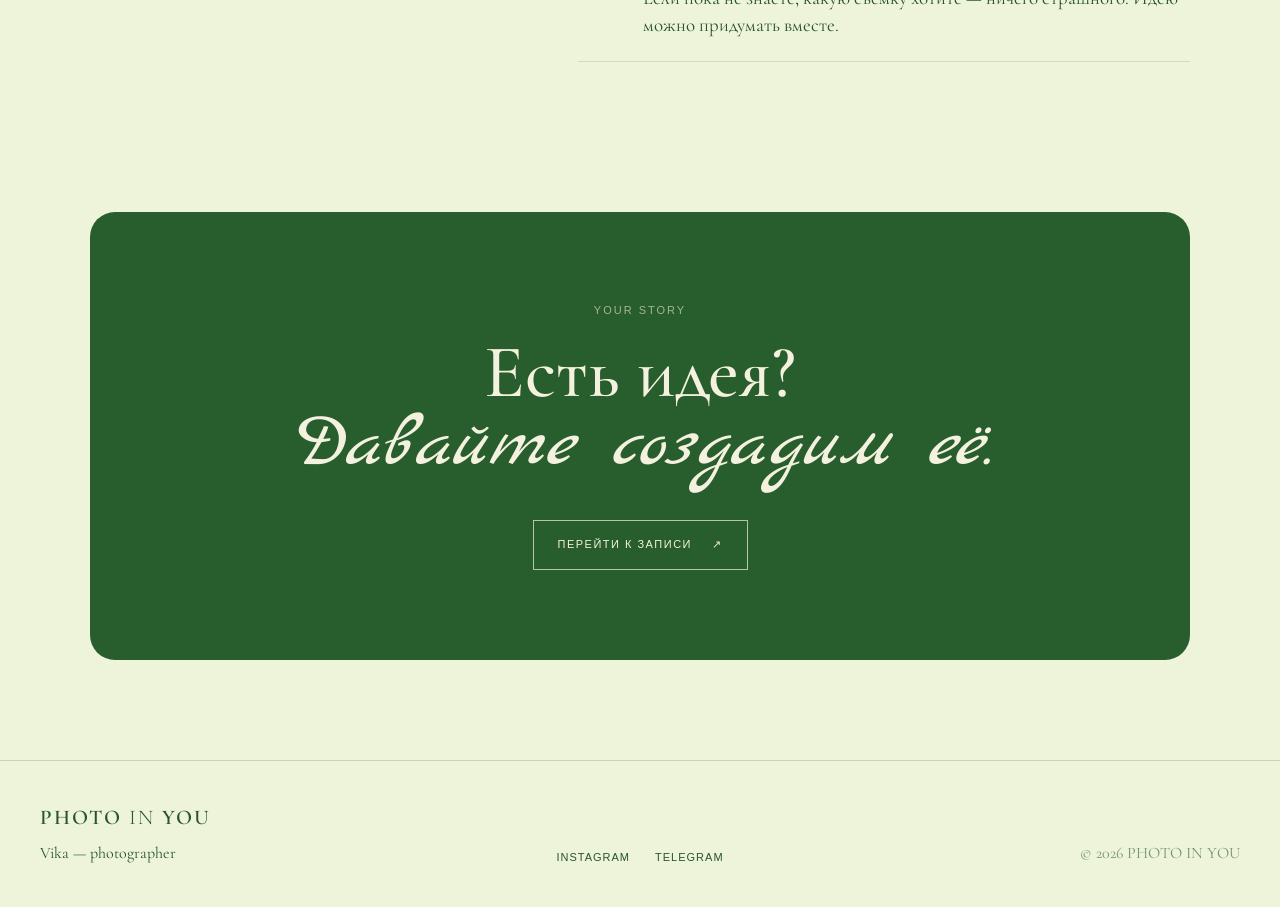
<file: contacts.html>
<!DOCTYPE html>
<html lang="ru">

<head>
    <meta charset="UTF-8">

    <meta name="viewport" content="width=device-width, initial-scale=1.0">

    <meta
        name="description"
        content="Контакты PHOTO IN YOU — Vika photographer. Запись на фотосессию в Петропавловске."
    >

    <meta name="theme-color" content="#eef4d9">

    <title>Контакты — PHOTO IN YOU</title>

    <link rel="stylesheet" href="css/style.css">

    <link rel="preconnect" href="https://fonts.googleapis.com">
    <link rel="preconnect" href="https://fonts.gstatic.com" crossorigin>

    <link
        href="https://fonts.googleapis.com/css2?family=Cormorant+Garamond:wght@400;500;600&family=Marck+Script&display=swap"
        rel="stylesheet"
    >
</head>

<body class="contacts-page">


<!-- ================= HEADER ================= -->

<header class="site-header">

    <a href="index.html" class="logo">
        PHOTO <span>IN</span> YOU
    </a>

    <nav class="navigation">

        <a href="index.html">
            Главная
        </a>

        <a href="portfolio.html">
            Портфолио
        </a>

        <a href="about.html">
            Обо мне
        </a>

        <a href="services.html">
            Услуги
        </a>

        <a href="booking.html">
            Запись
        </a>

        <a href="reviews.html">
            Отзывы
        </a>

        <a href="contacts.html" class="active">
            Контакты
        </a>

    </nav>

    <button
        class="menu-button"
        id="menuButton"
        aria-label="Открыть меню"
        aria-expanded="false"
    >
        <span></span>
        <span></span>
    </button>

</header>


<!-- ================= MAIN ================= -->

<main class="contacts-main">


    <!-- INTRO -->

    <section class="contacts-intro">

        <p class="contacts-label">
            PHOTO IN YOU / CONTACTS
        </p>

        <h1>
            Давайте
            <i>поговорим.</i>
        </h1>

        <p class="contacts-subtitle">
            Если вы хотите записаться на съёмку,
            обсудить идею или просто задать вопрос —
            напишите мне удобным способом.
        </p>

    </section>


    <!-- CONTACTS GRID -->

    <section class="contacts-grid">


        <!-- TELEGRAM -->

        <a
            href="https://t.me/Vikysa348"
            target="_blank"
            rel="noopener"
            class="contact-card contact-main-card"
        >

            <span class="contact-number">
                01
            </span>

            <div>

                <p class="contact-type">
                    TELEGRAM
                </p>

                <h2>
                    @Vikysa348
                </h2>

                <p>
                    Самый удобный способ связаться
                    со мной и обсудить детали съёмки.
                </p>

            </div>

            <span class="contact-arrow">
                ↗
            </span>

        </a>


        <!-- INSTAGRAM -->

        <a
            href="https://instagram.com/photo.in.you"
            target="_blank"
            rel="noopener"
            class="contact-card"
        >

            <span class="contact-number">
                02
            </span>

            <div>

                <p class="contact-type">
                    INSTAGRAM
                </p>

                <h2>
                    @photo.in.you
                </h2>

                <p>
                    Портфолио, новые съёмки
                    и фотографии.
                </p>

            </div>

            <span class="contact-arrow">
                ↗
            </span>

        </a>


        <!-- LOCATION -->

        <div class="contact-card">

            <span class="contact-number">
                03
            </span>

            <div>

                <p class="contact-type">
                    ГОРОД
                </p>

                <h2>
                    Петропавловск
                </h2>

                <p>
                    Северо-Казахстанская область.
                    Локация съёмки обсуждается
                    индивидуально.
                </p>

            </div>

        </div>


        <!-- WORK -->

        <div class="contact-card">

            <span class="contact-number">
                04
            </span>

            <div>

                <p class="contact-type">
                    СВЯЗЬ
                </p>

                <h2>
                    Напишите мне
                </h2>

                <p>
                    Обычно я отвечаю в течение дня.
                    Если сообщение потерялось —
                    напишите ещё раз, я обязательно отвечу.
                </p>

            </div>

        </div>

    </section>


    <!-- HOW TO CONTACT -->

    <section class="contacts-info">

        <div class="contacts-info-title">

            <p class="contacts-label">
                КАК СВЯЗАТЬСЯ
            </p>

            <h2>
                Что написать
                <i>в сообщении?</i>
            </h2>

        </div>


        <div class="contacts-info-list">

            <div class="contacts-info-item">

                <span>
                    01
                </span>

                <p>
                    Какой вид съёмки вы хотите:
                    портрет, студия, улица,
                    индивидуальная или творческая съёмка.
                </p>

            </div>


            <div class="contacts-info-item">

                <span>
                    02
                </span>

                <p>
                    Примерную желаемую дату
                    и удобное время.
                </p>

            </div>


            <div class="contacts-info-item">

                <span>
                    03
                </span>

                <p>
                    Если уже есть идея, референсы
                    или пример желаемого результата —
                    можете сразу отправить их.
                </p>

            </div>


            <div class="contacts-info-item">

                <span>
                    04
                </span>

                <p>
                    Если пока не знаете, какую съёмку
                    хотите — ничего страшного.
                    Идею можно придумать вместе.
                </p>

            </div>

        </div>

    </section>


    <!-- CTA -->

    <section class="contacts-cta">

        <p class="contacts-label">
            YOUR STORY
        </p>

        <h2>
            Есть идея?
            <br>
            <i>Давайте создадим её.</i>
        </h2>

        <a
            href="booking.html"
            class="contacts-button"
        >
            Перейти к записи
            <span>↗</span>
        </a>

    </section>

</main>


<!-- ================= FOOTER ================= -->

<footer class="contacts-footer">

    <div>

        <a href="index.html" class="logo">
            PHOTO <span>IN</span> YOU
        </a>

        <p>
            Vika — photographer
        </p>

    </div>


    <div class="contacts-footer-links">

        <a
            href="https://instagram.com/photo.in.you"
            target="_blank"
            rel="noopener"
        >
            Instagram
        </a>

        <a
            href="https://t.me/Vikysa348"
            target="_blank"
            rel="noopener"
        >
            Telegram
        </a>

    </div>


    <p>
        © 2026 PHOTO IN YOU
    </p>

</footer>


<script src="js/main.js"></script>

</body>
</html>
</file>
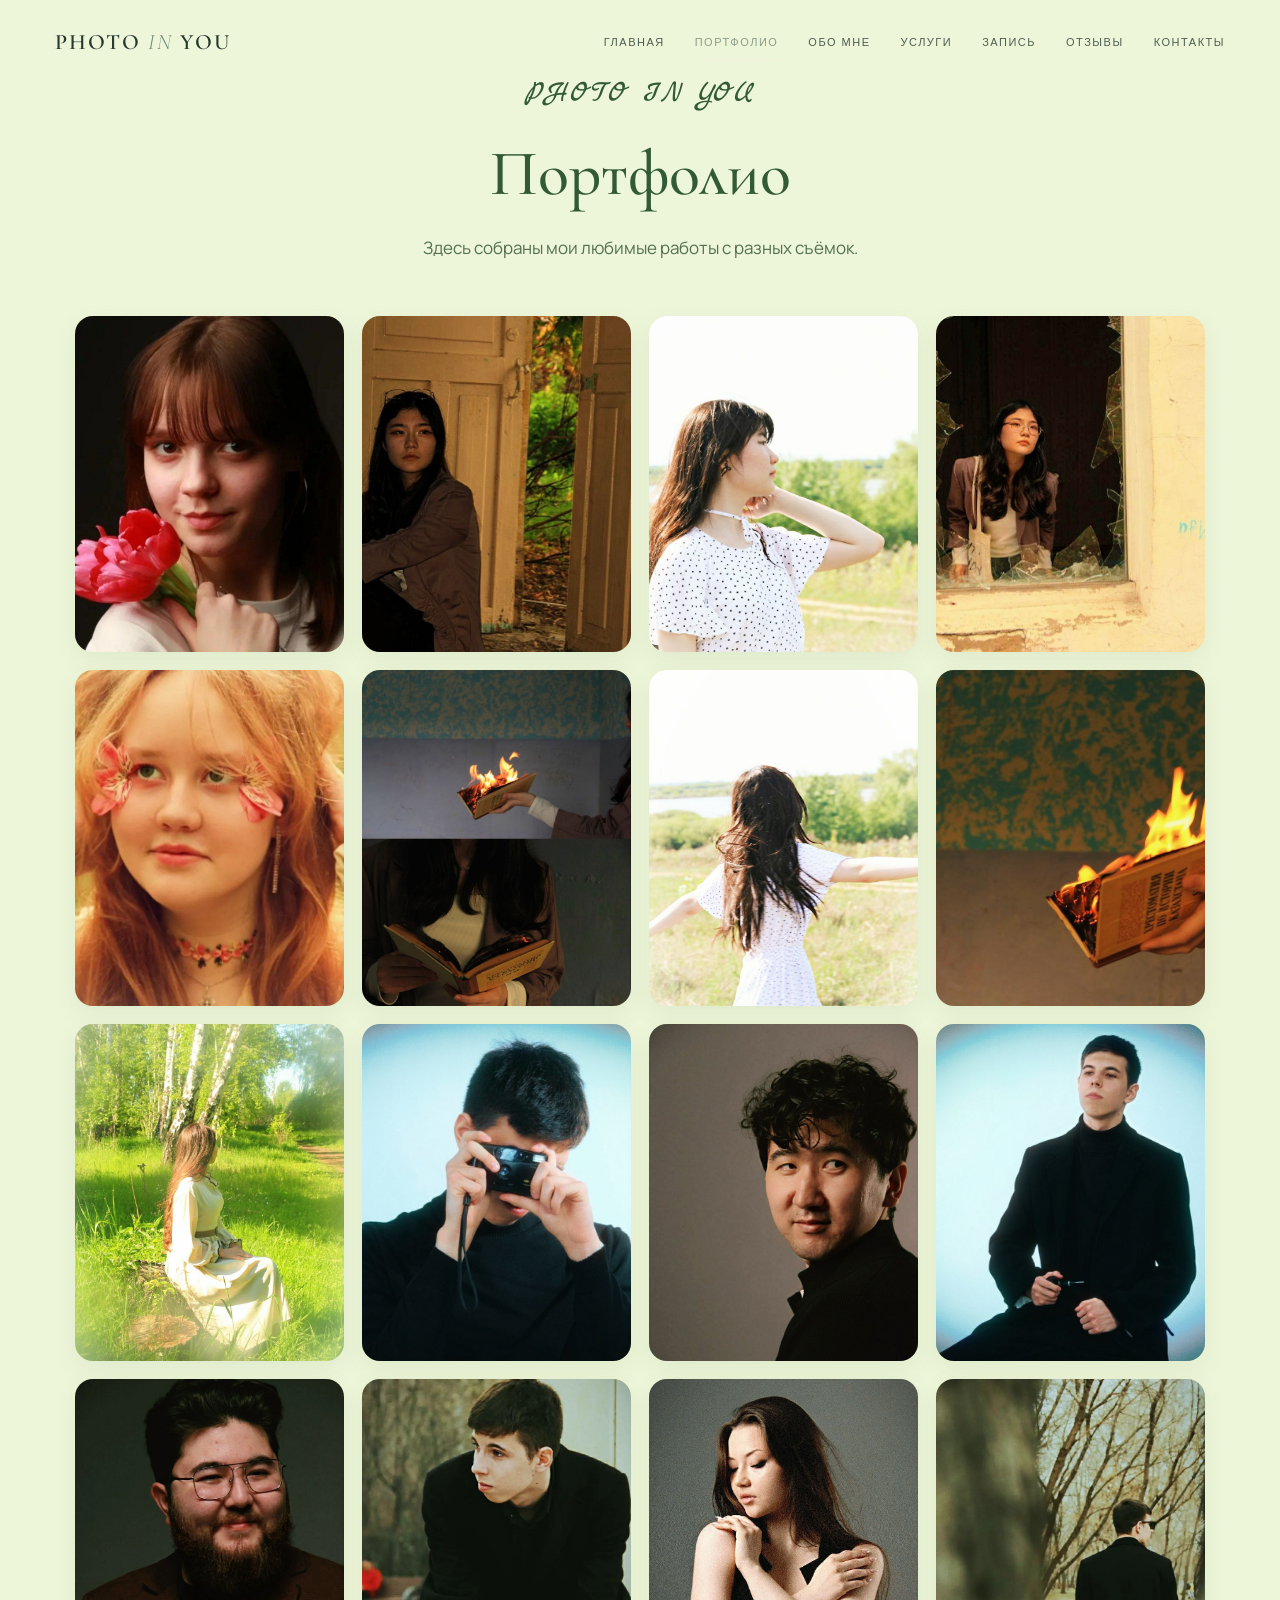
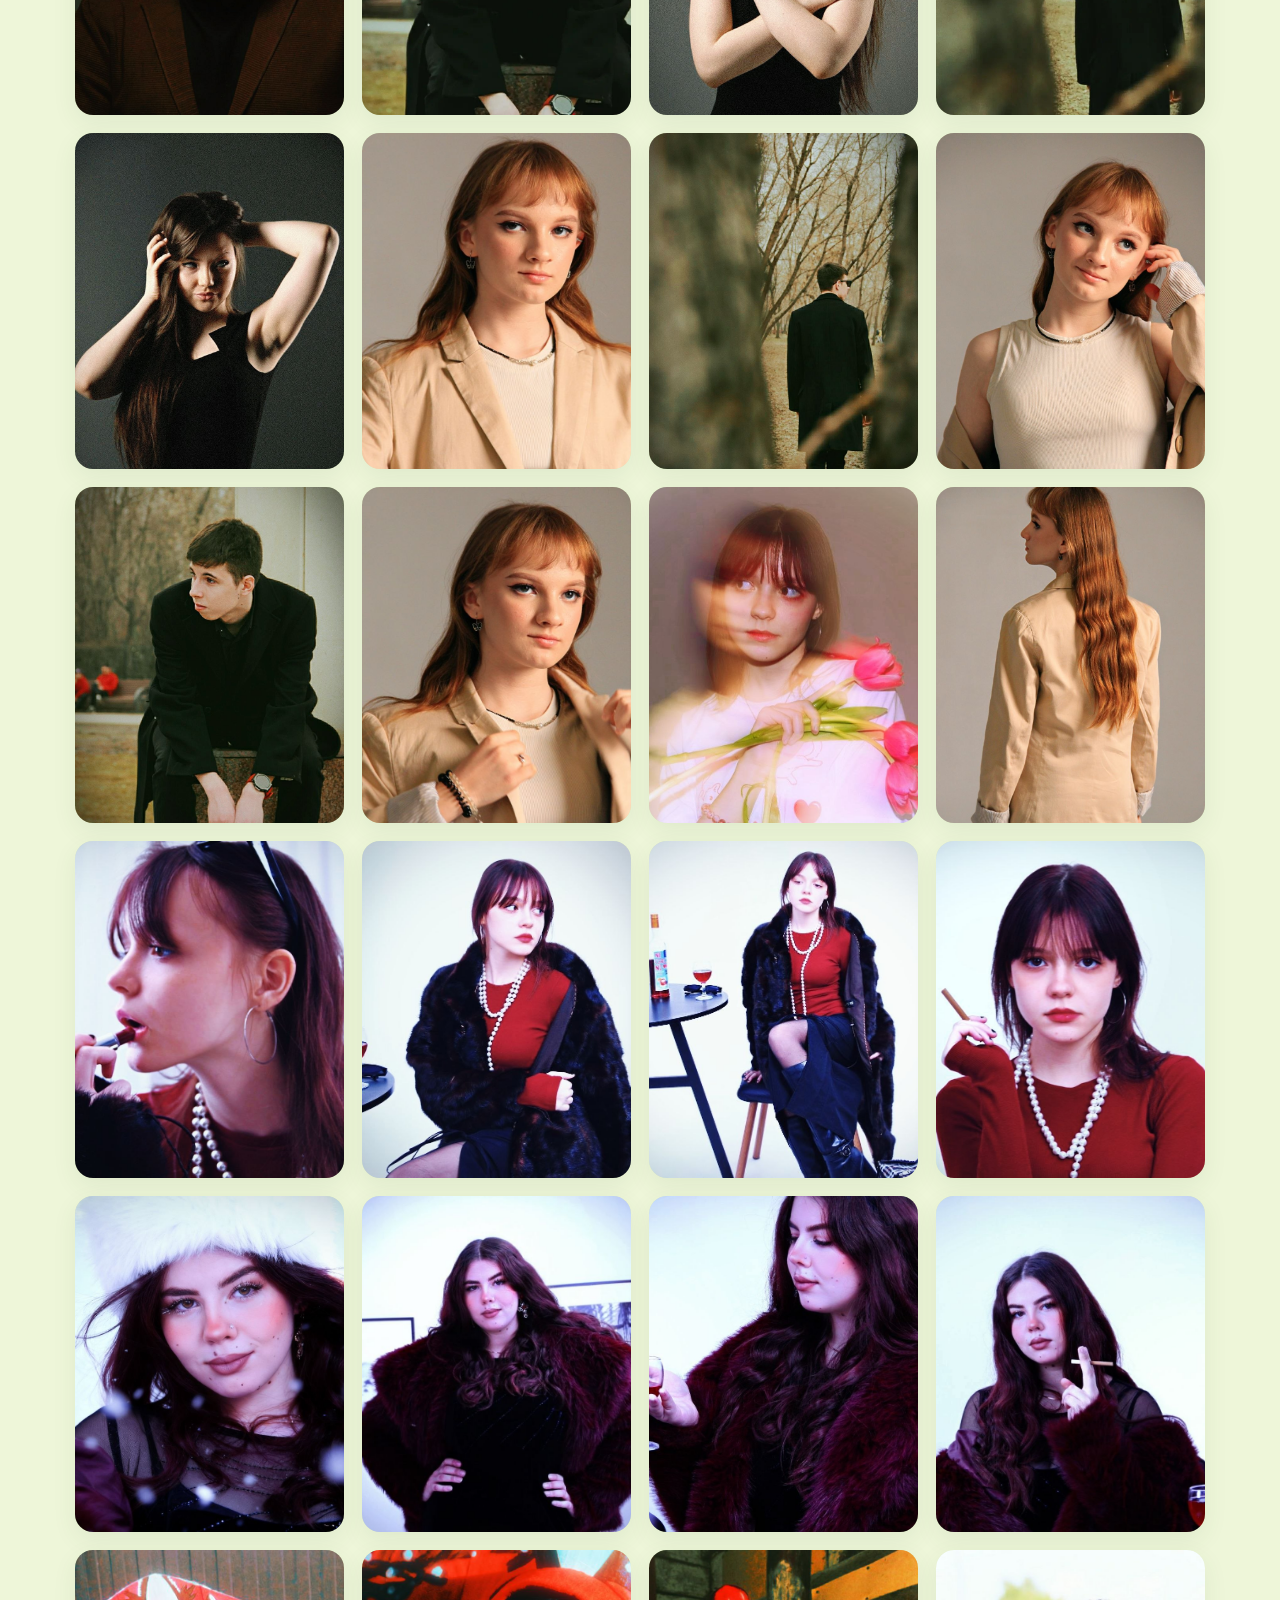
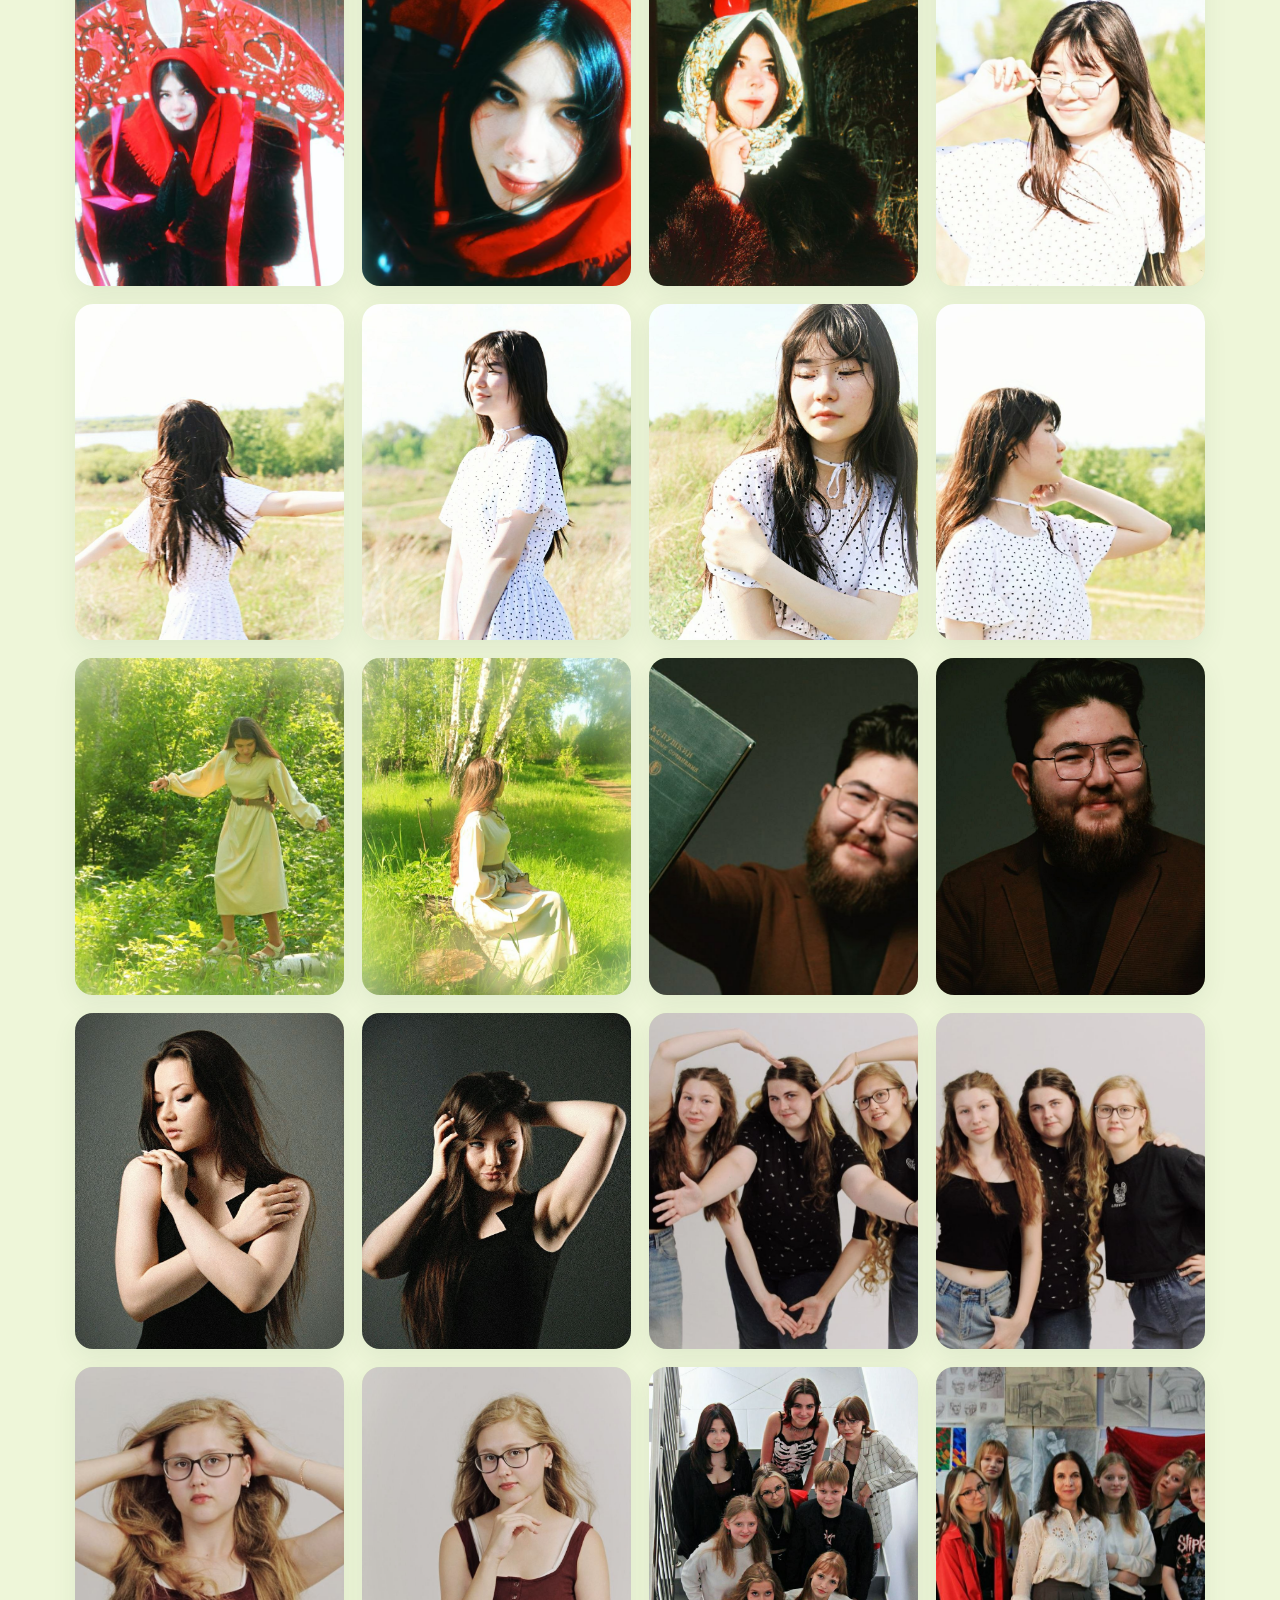
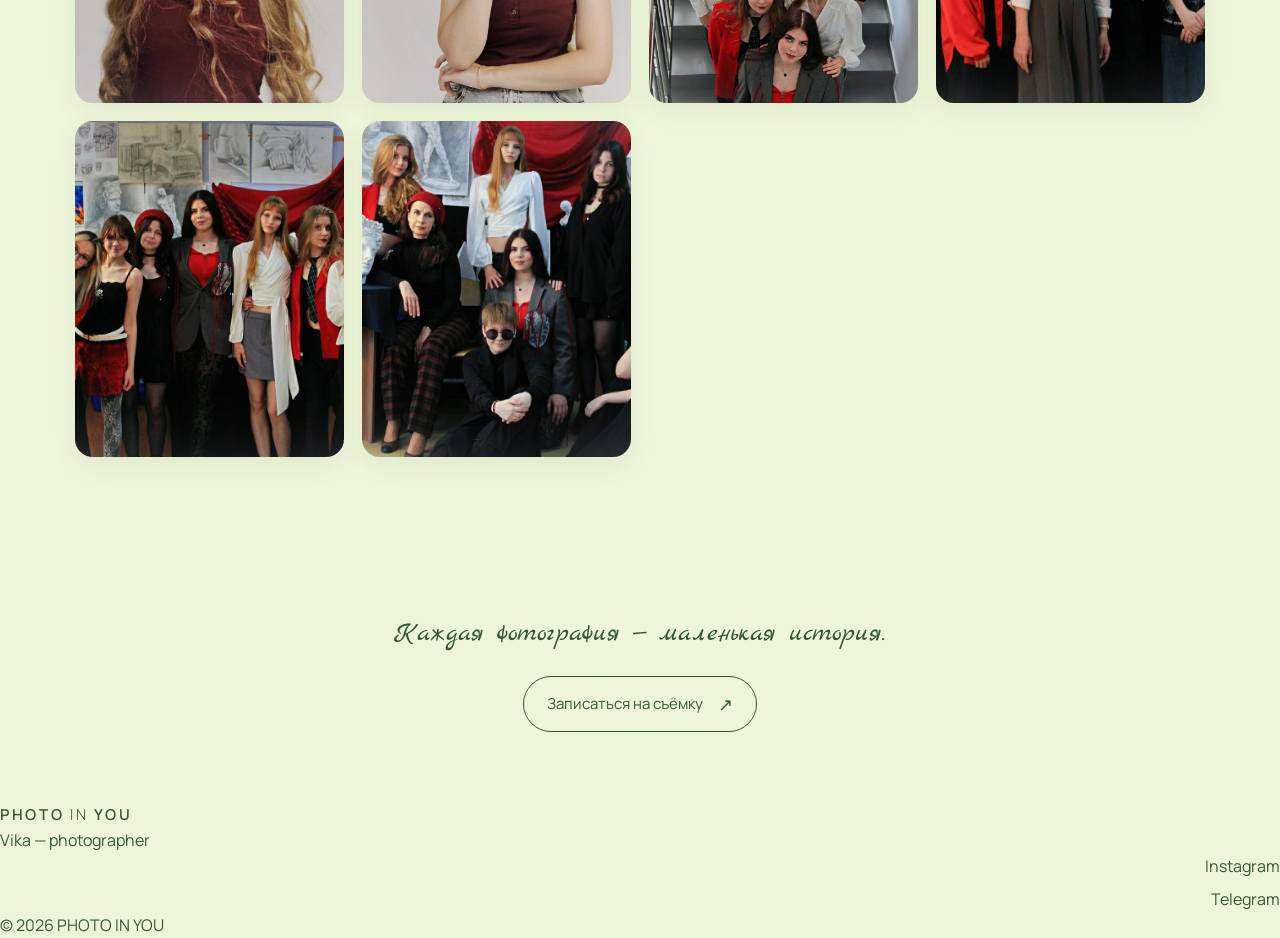
<file: portfolio.html>
<!DOCTYPE html>
<html lang="ru">

<head>
    <meta charset="UTF-8">

    <meta
        name="viewport"
        content="width=device-width, initial-scale=1.0"
    >

    <meta
        name="description"
        content="Портфолио Вики — фотографа PHOTO IN YOU."
    >

    <meta
        name="theme-color"
        content="#eef6d9"
    >

    <title>Портфолио — PHOTO IN YOU</title>

    <link rel="stylesheet" href="css/style.css">

    <link rel="preconnect" href="https://fonts.googleapis.com">
    <link rel="preconnect" href="https://fonts.gstatic.com" crossorigin>

    <link
        href="https://fonts.googleapis.com/css2?family=Cormorant+Garamond:wght@400;500;600&family=Marck+Script&display=swap"
        rel="stylesheet"
    >
</head>


<body class="portfolio-page">


<!-- ================= HEADER ================= -->

<header class="site-header">

    <a href="index.html" class="logo">
        PHOTO <span>IN</span> YOU
    </a>

    <nav class="navigation">

        <a href="index.html">
            Главная
        </a>

        <a href="portfolio.html" class="active">
            Портфолио
        </a>

        <a href="about.html">
            Обо мне
        </a>

        <a href="services.html">
            Услуги
        </a>

        <a href="booking.html">
            Запись
        </a>

        <a href="reviews.html">
            Отзывы
        </a>

        <a href="contacts.html">
            Контакты
        </a>

    </nav>

    <button
        class="menu-button"
        id="menuButton"
        aria-label="Открыть меню"
        aria-expanded="false"
    >
        <span></span>
        <span></span>
    </button>

</header>


<!-- ================= MAIN ================= -->

<main class="portfolio-main">


    <!-- ===== TITLE ===== -->

    <section class="portfolio-heading">

        <p class="portfolio-script">
            PHOTO IN YOU
        </p>

        <h1>
            Портфолио
        </h1>

        <p>
            Здесь собраны мои любимые работы
            с разных съёмок.
        </p>

    </section>


    <!-- ================= GALLERY ================= -->

    <section class="portfolio-gallery">


        <div class="portfolio-photo">
            <img src="images/portfolio/01.jpg" alt="Фотография 01" loading="lazy">
        </div>

        <div class="portfolio-photo">
            <img src="images/portfolio/02.jpg" alt="Фотография 02" loading="lazy">
        </div>

        <div class="portfolio-photo">
            <img src="images/portfolio/03.jpg" alt="Фотография 03" loading="lazy">
        </div>

        <div class="portfolio-photo">
            <img src="images/portfolio/04.jpg" alt="Фотография 04" loading="lazy">
        </div>

        <div class="portfolio-photo">
            <img src="images/portfolio/05.jpg" alt="Фотография 05" loading="lazy">
        </div>

        <div class="portfolio-photo">
            <img src="images/portfolio/06.jpg" alt="Фотография 06" loading="lazy">
        </div>

        <div class="portfolio-photo">
            <img src="images/portfolio/07.jpg" alt="Фотография 07" loading="lazy">
        </div>

        <div class="portfolio-photo">
            <img src="images/portfolio/08.jpg" alt="Фотография 08" loading="lazy">
        </div>

        <div class="portfolio-photo">
            <img src="images/portfolio/09.jpg" alt="Фотография 09" loading="lazy">
        </div>

        <div class="portfolio-photo">
            <img src="images/portfolio/10.jpg" alt="Фотография 10" loading="lazy">
        </div>

        <div class="portfolio-photo">
            <img src="images/portfolio/11.jpg" alt="Фотография 11" loading="lazy">
        </div>

        <div class="portfolio-photo">
            <img src="images/portfolio/12.jpg" alt="Фотография 12" loading="lazy">
        </div>

        <div class="portfolio-photo">
            <img src="images/portfolio/13.jpg" alt="Фотография 13" loading="lazy">
        </div>

        <div class="portfolio-photo">
            <img src="images/portfolio/14.jpg" alt="Фотография 14" loading="lazy">
        </div>

        <div class="portfolio-photo">
            <img src="images/portfolio/15.jpg" alt="Фотография 15" loading="lazy">
        </div>

        <div class="portfolio-photo">
            <img src="images/portfolio/16.jpg" alt="Фотография 16" loading="lazy">
        </div>

        <div class="portfolio-photo">
            <img src="images/portfolio/17.jpg" alt="Фотография 17" loading="lazy">
        </div>

        <div class="portfolio-photo">
            <img src="images/portfolio/18.jpg" alt="Фотография 18" loading="lazy">
        </div>

        <div class="portfolio-photo">
            <img src="images/portfolio/19.jpg" alt="Фотография 19" loading="lazy">
        </div>

        <div class="portfolio-photo">
            <img src="images/portfolio/20.jpg" alt="Фотография 20" loading="lazy">
        </div>

        <div class="portfolio-photo">
            <img src="images/portfolio/21.jpg" alt="Фотография 21" loading="lazy">
        </div>

        <div class="portfolio-photo">
            <img src="images/portfolio/22.jpg" alt="Фотография 22" loading="lazy">
        </div>

        <div class="portfolio-photo">
            <img src="images/portfolio/23.jpg" alt="Фотография 23" loading="lazy">
        </div>

        <div class="portfolio-photo">
            <img src="images/portfolio/24.jpg" alt="Фотография 24" loading="lazy">
        </div>

        <div class="portfolio-photo">
            <img src="images/portfolio/25.jpg" alt="Фотография 25" loading="lazy">
        </div>

        <div class="portfolio-photo">
            <img src="images/portfolio/26.jpg" alt="Фотография 26" loading="lazy">
        </div>

        <div class="portfolio-photo">
            <img src="images/portfolio/27.jpg" alt="Фотография 27" loading="lazy">
        </div>

        <div class="portfolio-photo">
            <img src="images/portfolio/28.jpg" alt="Фотография 28" loading="lazy">
        </div>

        <div class="portfolio-photo">
            <img src="images/portfolio/29.jpg" alt="Фотография 29" loading="lazy">
        </div>

        <div class="portfolio-photo">
            <img src="images/portfolio/30.jpg" alt="Фотография 30" loading="lazy">
        </div>

        <div class="portfolio-photo">
            <img src="images/portfolio/31.jpg" alt="Фотография 31" loading="lazy">
        </div>

        <div class="portfolio-photo">
            <img src="images/portfolio/32.jpg" alt="Фотография 32" loading="lazy">
        </div>

        <div class="portfolio-photo">
            <img src="images/portfolio/33.jpg" alt="Фотография 33" loading="lazy">
        </div>

        <div class="portfolio-photo">
            <img src="images/portfolio/34.jpg" alt="Фотография 34" loading="lazy">
        </div>

        <div class="portfolio-photo">
            <img src="images/portfolio/35.jpg" alt="Фотография 35" loading="lazy">
        </div>

        <div class="portfolio-photo">
            <img src="images/portfolio/36.jpg" alt="Фотография 36" loading="lazy">
        </div>

        <div class="portfolio-photo">
            <img src="images/portfolio/37.jpg" alt="Фотография 37" loading="lazy">
        </div>

        <div class="portfolio-photo">
            <img src="images/portfolio/38.jpg" alt="Фотография 38" loading="lazy">
        </div>

        <div class="portfolio-photo">
            <img src="images/portfolio/39.jpg" alt="Фотография 39" loading="lazy">
        </div>

        <div class="portfolio-photo">
            <img src="images/portfolio/40.jpg" alt="Фотография 40" loading="lazy">
        </div>

        <div class="portfolio-photo">
            <img src="images/portfolio/41.jpg" alt="Фотография 41" loading="lazy">
        </div>

        <div class="portfolio-photo">
            <img src="images/portfolio/42.jpg" alt="Фотография 42" loading="lazy">
        </div>

        <div class="portfolio-photo">
            <img src="images/portfolio/43.jpg" alt="Фотография 43" loading="lazy">
        </div>

        <div class="portfolio-photo">
            <img src="images/portfolio/44.jpg" alt="Фотография 44" loading="lazy">
        </div>

        <div class="portfolio-photo">
            <img src="images/portfolio/45.jpg" alt="Фотография 45" loading="lazy">
        </div>

        <div class="portfolio-photo">
            <img src="images/portfolio/46.jpg" alt="Фотография 46" loading="lazy">
        </div>

        <div class="portfolio-photo">
            <img src="images/portfolio/47.jpg" alt="Фотография 47" loading="lazy">
        </div>

        <div class="portfolio-photo">
            <img src="images/portfolio/48.jpg" alt="Фотография 48" loading="lazy">
        </div>

        <div class="portfolio-photo">
            <img src="images/portfolio/49.jpg" alt="Фотография 49" loading="lazy">
        </div>

        <div class="portfolio-photo">
            <img src="images/portfolio/50.jpg" alt="Фотография 50" loading="lazy">
        </div>

        <div class="portfolio-photo">
            <img src="images/portfolio/51.jpg" alt="Фотография 51" loading="lazy">
        </div>

        <div class="portfolio-photo">
            <img src="images/portfolio/52.jpg" alt="Фотография 52" loading="lazy">
        </div>

        <div class="portfolio-photo">
            <img src="images/portfolio/53.jpg" alt="Фотография 53" loading="lazy">
        </div>

        <div class="portfolio-photo">
            <img src="images/portfolio/54.jpg" alt="Фотография 54" loading="lazy">
        </div>


    </section>


    <!-- ===== BOTTOM ===== -->

    <section class="portfolio-bottom">

        <p class="portfolio-script">
            Каждая фотография — маленькая история.
        </p>

        <a href="booking.html" class="portfolio-button">
            Записаться на съёмку
            <span>↗</span>
        </a>

    </section>

</main>


<!-- ================= FOOTER ================= -->

<footer class="site-footer">

    <div>

        <a href="index.html" class="logo">
            PHOTO <span>IN</span> YOU
        </a>

        <p>
            Vika — photographer
        </p>

    </div>


    <div class="footer-links">

        <a
            href="https://instagram.com/photo.in.you"
            target="_blank"
            rel="noopener"
        >
            Instagram
        </a>

        <a
            href="https://t.me/Vikysa348"
            target="_blank"
            rel="noopener"
        >
            Telegram
        </a>

    </div>


    <p>
        © 2026 PHOTO IN YOU
    </p>

</footer>


<script src="js/main.js"></script>

</body>
</html>
</file>
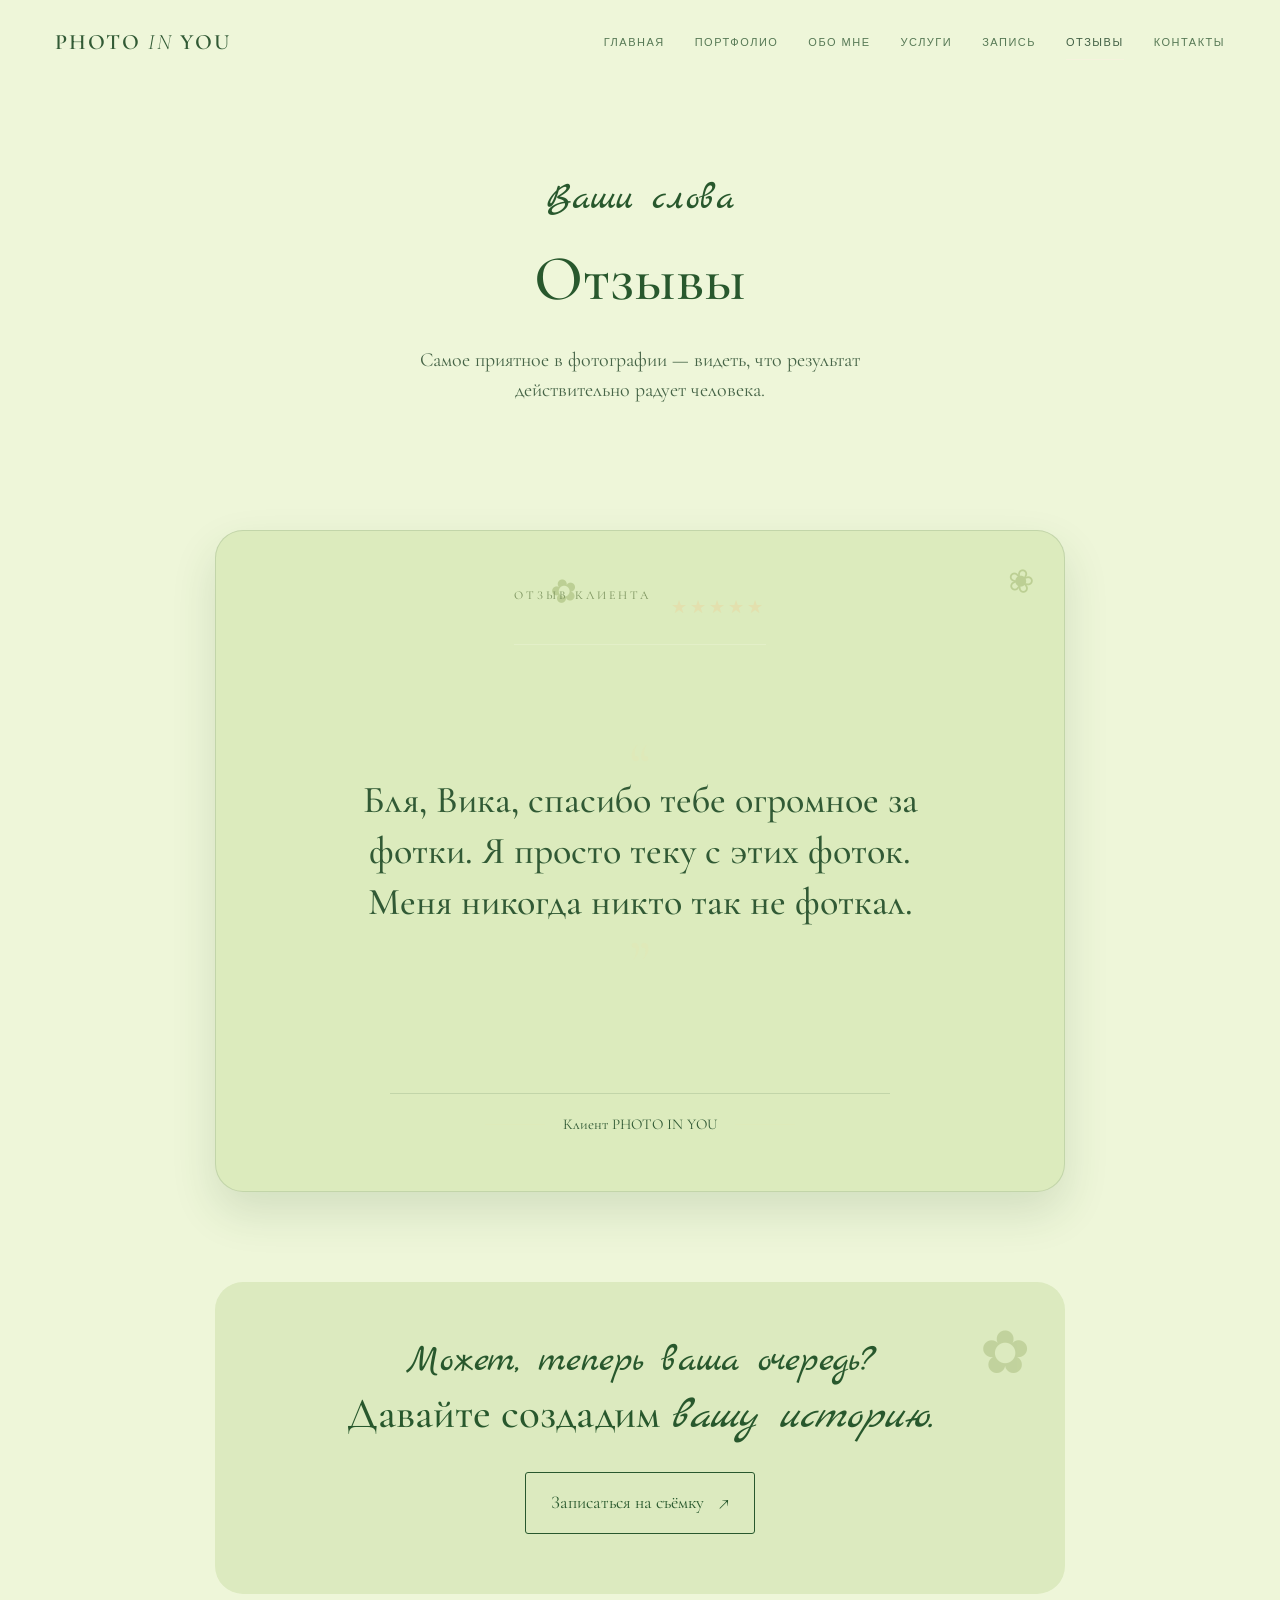
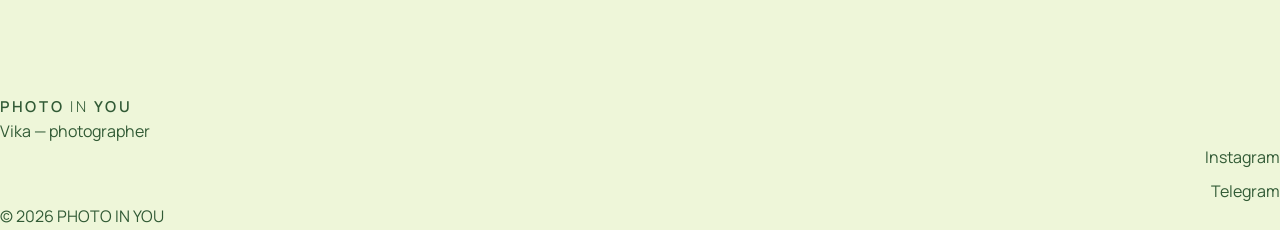
<file: reviews.html>
<!DOCTYPE html>
<html lang="ru">
<head>
    <meta charset="UTF-8">

    <meta name="viewport" content="width=device-width, initial-scale=1.0">

    <meta
        name="description"
        content="Отзывы клиентов PHOTO IN YOU — Vika photographer."
    >

    <meta name="theme-color" content="#eaf3d8">

    <title>Отзывы — PHOTO IN YOU</title>

    <link rel="stylesheet" href="css/style.css">

    <link rel="preconnect" href="https://fonts.googleapis.com">
    <link rel="preconnect" href="https://fonts.gstatic.com" crossorigin>

    <link
        href="https://fonts.googleapis.com/css2?family=Cormorant+Garamond:wght@400;500;600&family=Marck+Script&display=swap"
        rel="stylesheet"
    >
</head>

<body class="reviews-page">

<!-- ================= HEADER ================= -->

<body class="reviews-page">

<header class="site-header">

    <a href="index.html" class="logo">
        PHOTO <span>IN</span> YOU
    </a>

    <nav class="navigation">

        <a href="index.html">Главная</a>

        <a href="portfolio.html">Портфолио</a>

        <a href="about.html">Обо мне</a>

        <a href="services.html">Услуги</a>

        <a href="booking.html">Запись</a>

        <a href="reviews.html" class="active">Отзывы</a>

        <a href="contacts.html">Контакты</a>

    </nav>

    <button
        class="menu-button"
        id="menuButton"
        aria-label="Открыть меню"
        aria-expanded="false"
    >
        <span></span>
        <span></span>
    </button>

</header>


<!-- ================= MAIN ================= -->

<main class="reviews-main">

    <section class="reviews-intro">

        <p class="reviews-script">
            Ваши слова
        </p>

        <h1>
            Отзывы
        </h1>

        <p>
            Самое приятное в фотографии — видеть,
            что результат действительно радует человека.
        </p>

    </section>


    <!-- ================= REVIEW ================= -->

    <section class="review-card">

        <div class="review-decoration review-flower-left">
            ✿
        </div>

        <div class="review-decoration review-flower-right">
            ❀
        </div>


        <div class="review-top">

            <span class="review-label">
                ОТЗЫВ КЛИЕНТА
            </span>

            <span class="review-stars">
                ★★★★★
            </span>

        </div>


        <div class="review-content">

            <span class="review-quote">
                “
            </span>

            <p class="review-text">
                Бля, Вика, спасибо тебе огромное за фотки.
                Я просто теку с этих фоток.
                Меня никогда никто так не фоткал.
            </p>

            <span class="review-quote review-quote-bottom">
                ”
            </span>

        </div>


        <div class="review-author">

            <span class="author-line"></span>

            <span>
                Клиент PHOTO IN YOU
            </span>

            <span class="author-line"></span>

        </div>

    </section>


    <!-- ================= CTA ================= -->

    <section class="reviews-cta">

        <div class="reviews-cta-decoration">
            ✿
        </div>

        <p class="reviews-script">
            Может, теперь ваша очередь?
        </p>

        <h2>
            Давайте создадим
            <i>вашу историю.</i>
        </h2>

        <a href="booking.html" class="reviews-button">
            Записаться на съёмку
            <span>↗</span>
        </a>

    </section>

</main>


<!-- ================= FOOTER ================= -->

<footer class="site-footer">

    <div>

        <a href="index.html" class="logo">
            PHOTO <span>IN</span> YOU
        </a>

        <p>
            Vika — photographer
        </p>

    </div>


    <div class="footer-links">

        <a
            href="https://instagram.com/photo.in.you"
            target="_blank"
            rel="noopener"
        >
            Instagram
        </a>

        <a
            href="https://t.me/Vikysa348"
            target="_blank"
            rel="noopener"
        >
            Telegram
        </a>

    </div>


    <p>
        © 2026 PHOTO IN YOU
    </p>

</footer>

</body>
</html>
</file>
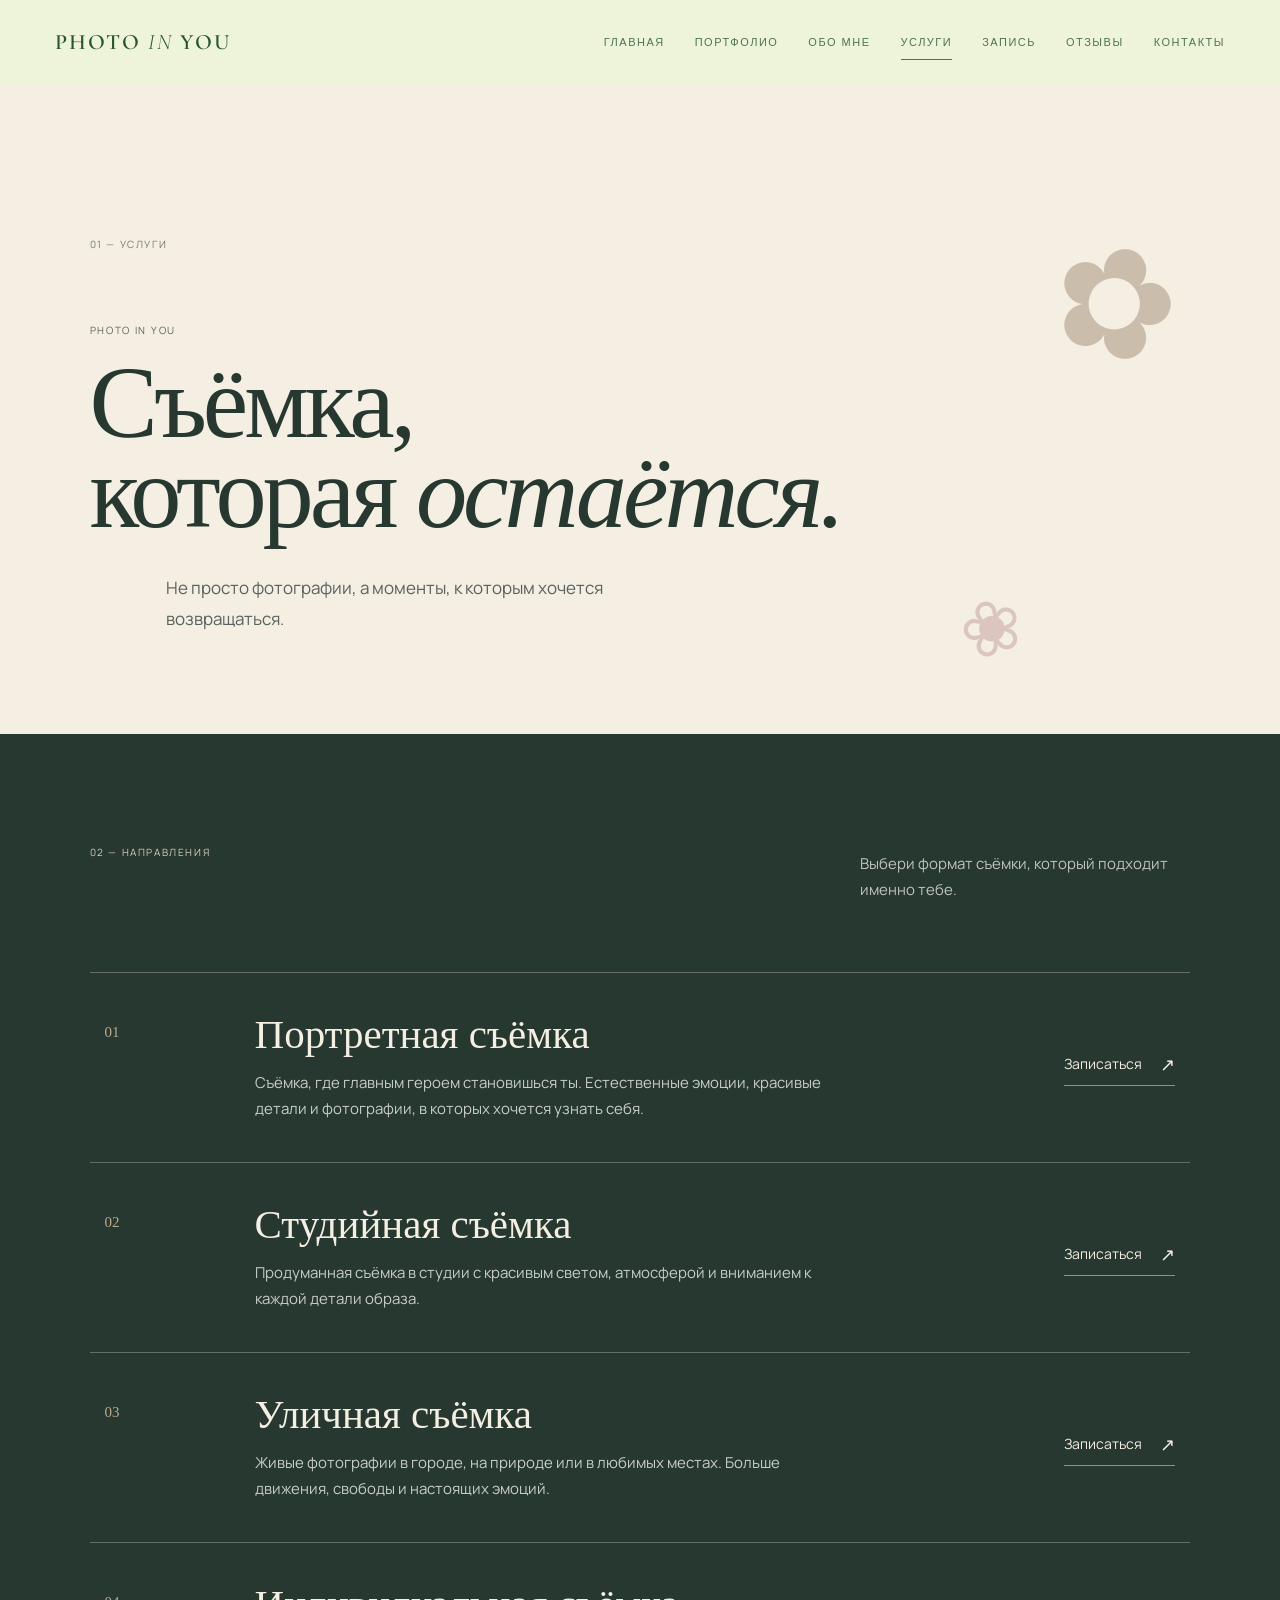
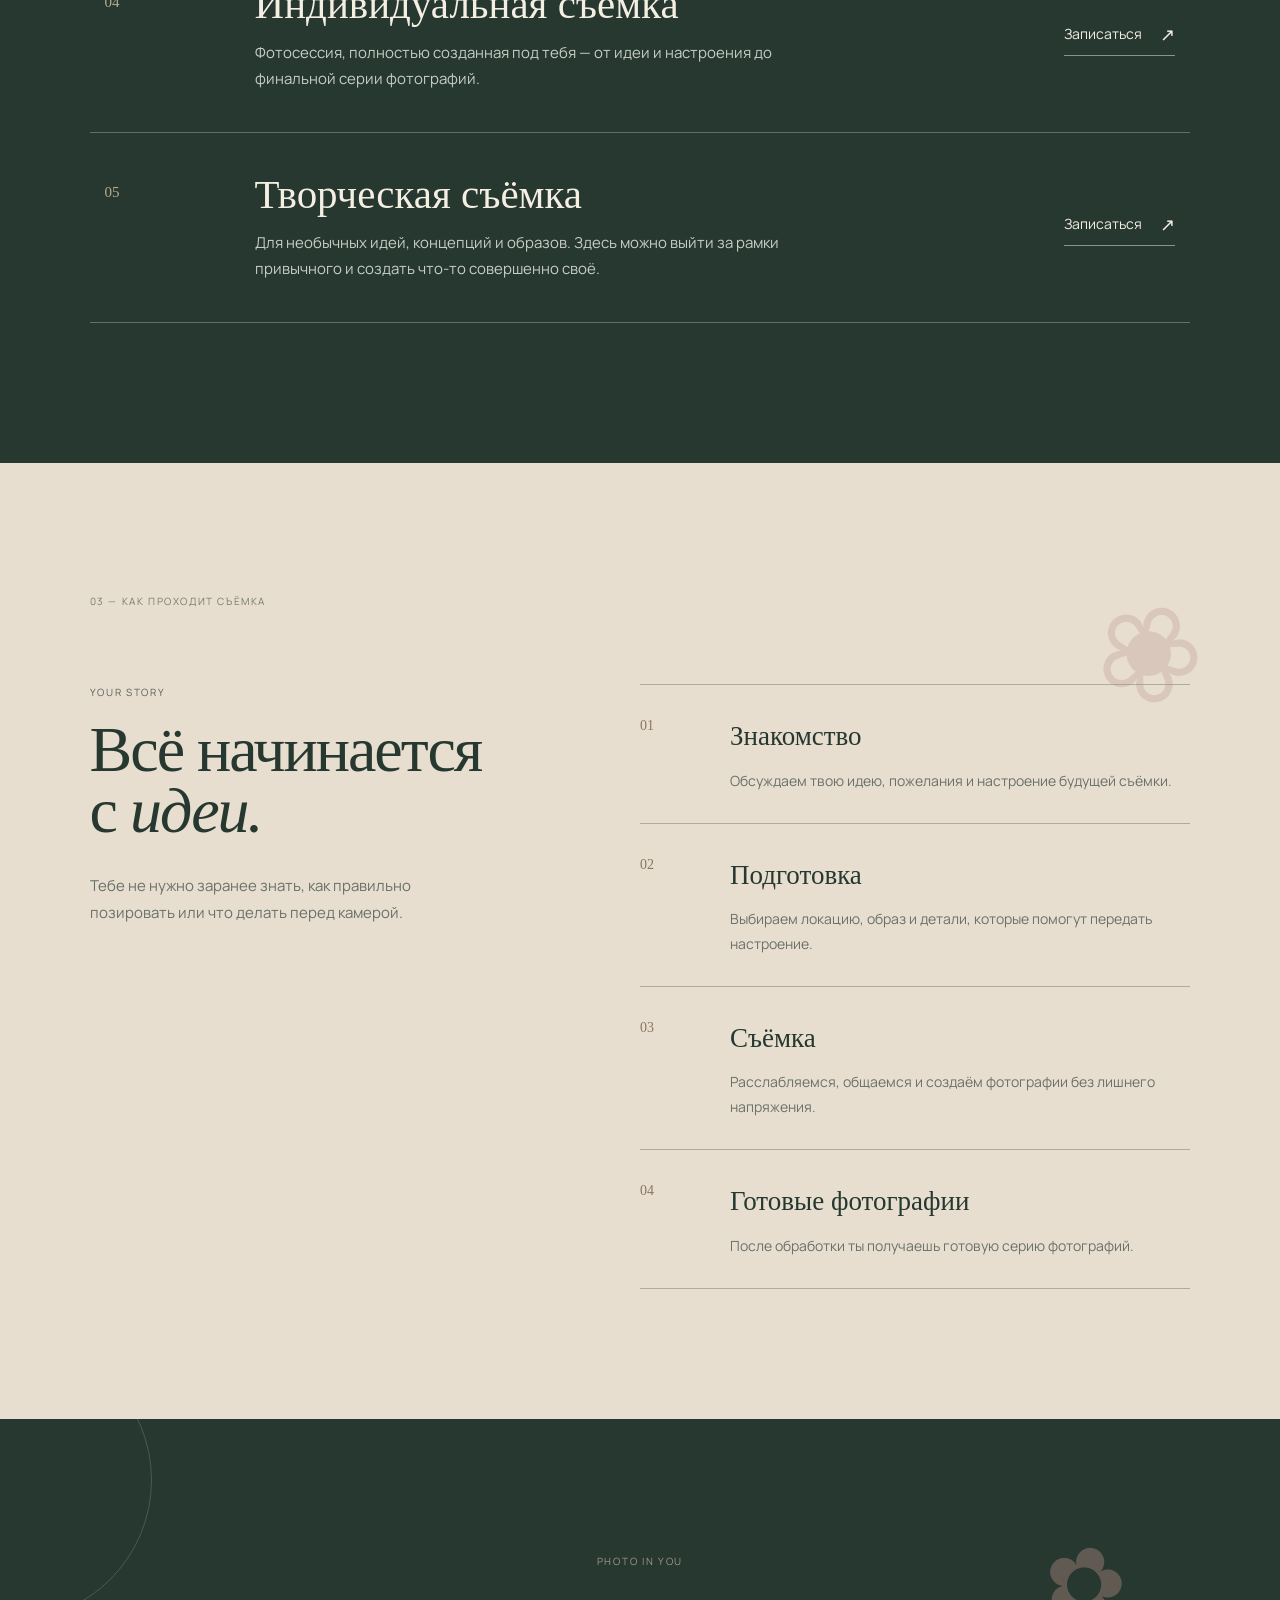
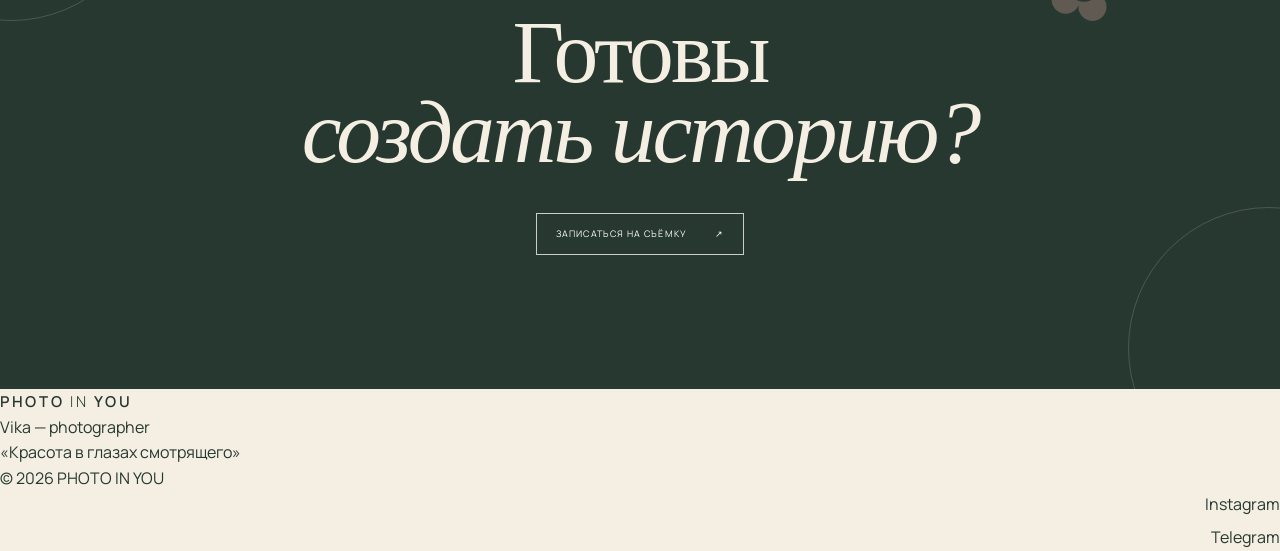
<file: services.html>
<!DOCTYPE html>
<html lang="ru">
<head>
    <link rel="stylesheet" href="css/style.css">
    <meta charset="UTF-8">

    <meta name="viewport" content="width=device-width, initial-scale=1.0">

    <meta
        name="description"
        content="PHOTO IN YOU — услуги фотографа Вики. Портретная, студийная, уличная, индивидуальная и творческая съёмка."
    >

    <meta name="theme-color" content="#26382f">

    <meta property="og:title" content="Услуги — PHOTO IN YOU">
    <meta
        property="og:description"
        content="Фотосессии, созданные с вниманием к человеку, атмосфере и деталям."
    >
    <meta property="og:type" content="website">

    <title>Услуги — PHOTO IN YOU</title>

    <link rel="stylesheet" href="css/style.css">
</head>

<body class="services-page">

    <!-- HEADER -->

    <header class="site-header">

    <a href="index.html" class="logo">
        PHOTO <span>IN</span> YOU
    </a>

    <nav class="navigation">
        <a href="index.html">Главная</a>
        <a href="portfolio.html">Портфолио</a>
        <a href="about.html">Обо мне</a>
        <a href="services.html" class="active">Услуги</a>
        <a href="booking.html">Запись</a>
        <a href="reviews.html">Отзывы</a>
        <a href="contacts.html">Контакты</a>
    </nav>

    <button
        class="menu-button"
        id="menuButton"
        aria-label="Открыть меню"
        aria-expanded="false"
    >
        <span></span>
        <span></span>
    </button>

</header>

    <!-- HERO -->

    <main>

        <section class="services-hero">

            <div class="services-decoration services-flower-one">
                ✿
            </div>

            <div class="services-decoration services-flower-two">
                ❀
            </div>

            <div class="services-hero-inner">

                <div class="section-number">
                    01 — УСЛУГИ
                </div>

                <div class="services-title-wrap">

                    <p class="small-title">
                        PHOTO IN YOU
                    </p>

                    <h1>
                        Съёмка,
                        <br>
                        которая
                        <i>остаётся.</i>
                    </h1>

                    <p class="services-lead">
                        Не просто фотографии, а моменты,
                        к которым хочется возвращаться.
                    </p>

                </div>

            </div>

        </section>


        <!-- SERVICES -->

        <section class="services-list-section">

            <div class="services-section-heading">

                <div class="section-number">
                    02 — НАПРАВЛЕНИЯ
                </div>

                <p>
                    Выбери формат съёмки,
                    который подходит именно тебе.
                </p>

            </div>


            <div class="services-list">


                <!-- 01 -->

                <article class="service-row">

                    <div class="service-row-number">
                        01
                    </div>

                    <div class="service-row-content">

                        <h2>
                            Портретная съёмка
                        </h2>

                        <p>
                            Съёмка, где главным героем
                            становишься ты. Естественные
                            эмоции, красивые детали
                            и фотографии, в которых
                            хочется узнать себя.
                        </p>

                    </div>

                    <a
                        href="booking.html"
                        class="service-row-link"
                    >
                        <span>Записаться</span>
                        <b>↗</b>
                    </a>

                </article>


                <!-- 02 -->

                <article class="service-row">

                    <div class="service-row-number">
                        02
                    </div>

                    <div class="service-row-content">

                        <h2>
                            Студийная съёмка
                        </h2>

                        <p>
                            Продуманная съёмка в студии
                            с красивым светом, атмосферой
                            и вниманием к каждой детали
                            образа.
                        </p>

                    </div>

                    <a
                        href="booking.html"
                        class="service-row-link"
                    >
                        <span>Записаться</span>
                        <b>↗</b>
                    </a>

                </article>


                <!-- 03 -->

                <article class="service-row">

                    <div class="service-row-number">
                        03
                    </div>

                    <div class="service-row-content">

                        <h2>
                            Уличная съёмка
                        </h2>

                        <p>
                            Живые фотографии в городе,
                            на природе или в любимых
                            местах. Больше движения,
                            свободы и настоящих эмоций.
                        </p>

                    </div>

                    <a
                        href="booking.html"
                        class="service-row-link"
                    >
                        <span>Записаться</span>
                        <b>↗</b>
                    </a>

                </article>


                <!-- 04 -->

                <article class="service-row">

                    <div class="service-row-number">
                        04
                    </div>

                    <div class="service-row-content">

                        <h2>
                            Индивидуальная съёмка
                        </h2>

                        <p>
                            Фотосессия, полностью созданная
                            под тебя — от идеи и настроения
                            до финальной серии фотографий.
                        </p>

                    </div>

                    <a
                        href="booking.html"
                        class="service-row-link"
                    >
                        <span>Записаться</span>
                        <b>↗</b>
                    </a>

                </article>


                <!-- 05 -->

                <article class="service-row">

                    <div class="service-row-number">
                        05
                    </div>

                    <div class="service-row-content">

                        <h2>
                            Творческая съёмка
                        </h2>

                        <p>
                            Для необычных идей, концепций
                            и образов. Здесь можно выйти
                            за рамки привычного и создать
                            что-то совершенно своё.
                        </p>

                    </div>

                    <a
                        href="booking.html"
                        class="service-row-link"
                    >
                        <span>Записаться</span>
                        <b>↗</b>
                    </a>

                </article>

            </div>

        </section>


        <!-- PROCESS -->

        <section class="services-process">

            <div class="services-decoration services-flower-three">
                ❀
            </div>

            <div class="section-number">
                03 — КАК ПРОХОДИТ СЪЁМКА
            </div>

            <div class="process-layout">

                <div class="process-title">

                    <p class="small-title">
                        YOUR STORY
                    </p>

                    <h2>
                        Всё начинается
                        <br>
                        с <i>идеи.</i>
                    </h2>

                    <p>
                        Тебе не нужно заранее знать,
                        как правильно позировать или
                        что делать перед камерой.
                    </p>

                </div>


                <div class="process-list">

                    <div class="process-item">

                        <span>01</span>

                        <div>
                            <h3>Знакомство</h3>

                            <p>
                                Обсуждаем твою идею,
                                пожелания и настроение
                                будущей съёмки.
                            </p>
                        </div>

                    </div>


                    <div class="process-item">

                        <span>02</span>

                        <div>
                            <h3>Подготовка</h3>

                            <p>
                                Выбираем локацию,
                                образ и детали,
                                которые помогут
                                передать настроение.
                            </p>
                        </div>

                    </div>


                    <div class="process-item">

                        <span>03</span>

                        <div>
                            <h3>Съёмка</h3>

                            <p>
                                Расслабляемся, общаемся
                                и создаём фотографии
                                без лишнего напряжения.
                            </p>
                        </div>

                    </div>


                    <div class="process-item">

                        <span>04</span>

                        <div>
                            <h3>Готовые фотографии</h3>

                            <p>
                                После обработки ты
                                получаешь готовую серию
                                фотографий.
                            </p>
                        </div>

                    </div>

                </div>

            </div>

        </section>


        <!-- CTA -->

        <section class="services-cta">

            <div class="services-cta-decoration">
                ✿
            </div>

            <p class="small-title">
                PHOTO IN YOU
            </p>

            <h2>
                Готовы
                <br>
                <i>создать историю?</i>
            </h2>

            <a
                href="booking.html"
                class="button button-light"
            >
                Записаться на съёмку
                <span>↗</span>
            </a>

        </section>

    </main>


    <!-- FOOTER -->

    <footer class="site-footer">

        <div>

            <a href="index.html" class="logo">
                PHOTO <span>IN</span> YOU
            </a>

            <p>
                Vika — photographer
            </p>

        </div>


        <div>

            <p>
                «Красота в глазах смотрящего»
            </p>

            <p>
                © 2026 PHOTO IN YOU
            </p>

        </div>


        <div class="footer-links">

            <a
                href="https://instagram.com/photo.in.you"
                target="_blank"
                rel="noopener"
            >
                Instagram
            </a>

            <a
                href="https://t.me/Vikysa348"
                target="_blank"
                rel="noopener"
            >
                Telegram
            </a>

        </div>

    </footer>


    <script src="js/main.js"></script>

</body>
</html>
</file>
<file: css/style.css>
@import url('https://fonts.googleapis.com/css2?family=Cormorant+Garamond:ital,wght@0,400;0,500;0,600;1,400;1,500&family=Manrope:wght@300;400;500;600&display=swap');

:root{
  --forest:#26382f; --olive:#69705b; --cream:#f1eee6; --beige:#ddd5c7;
  --brown:#43382e; --dark:#20221f; --gray:#777970; --white:#fff;
  --serif:"Cormorant Garamond",Georgia,serif;
  --sans:"Manrope",Arial,sans-serif;
}
*{box-sizing:border-box;margin:0;padding:0}
html{scroll-behavior:smooth}
body{background:var(--cream);color:var(--dark);font-family:var(--sans);line-height:1.6}
body.menu-open{overflow:hidden}
a{color:inherit;text-decoration:none}
button,input,textarea,select{font:inherit}
button{cursor:pointer}
img{max-width:100%}
.header{
  position:fixed;top:0;left:0;width:100%;z-index:1000;
  display:flex;align-items:center;justify-content:space-between;
  padding:26px 6vw;color:#fff;transition:.35s ease;
}
.header.scrolled,.header.solid{background:rgba(241,238,230,.96);color:var(--forest);backdrop-filter:blur(12px)}
.logo{font-size:15px;font-weight:600;letter-spacing:.18em}
.logo span{font-weight:300}
.navigation{display:flex;gap:28px}
.navigation a{position:relative;font-size:10px;text-transform:uppercase;letter-spacing:.1em;opacity:.8}
.navigation a:after{content:"";position:absolute;left:0;bottom:-7px;width:0;height:1px;background:currentColor;transition:.3s}
.navigation a:hover:after,.navigation a.active:after{width:100%}
.menu-button{display:none;width:42px;height:42px;border:0;background:none;color:currentColor}
.menu-button span{display:block;width:24px;height:1px;background:currentColor;margin:6px auto}
.mobile-menu{position:fixed;inset:0;z-index:900;display:flex;align-items:center;justify-content:center;background:var(--cream);color:var(--forest);transform:translateX(100%);transition:.45s ease}
.mobile-menu.open{transform:translateX(0)}
.mobile-menu nav{display:flex;flex-direction:column;align-items:center;gap:17px}
.mobile-menu a{font-family:var(--serif);font-size:42px}
.hero{position:relative;min-height:100svh;display:flex;align-items:flex-end;color:#fff;overflow:hidden}
.hero-image{position:absolute;inset:0;z-index:0;overflow:hidden;background:#596359}
.hero-image img{width:100%;height:100%;display:block;object-fit:cover;object-position:center}
.hero-overlay{position:absolute;inset:0;background:linear-gradient(180deg,rgba(0,0,0,.08),rgba(0,0,0,.68));z-index:1}
.hero-content{position:relative;z-index:2;padding:0 7vw 10vh}
.small-title{font-size:10px;text-transform:uppercase;letter-spacing:.17em;margin-bottom:18px;opacity:.75}
.hero h1{font-family:var(--serif);font-size:clamp(72px,11vw,155px);font-weight:400;line-height:.75;letter-spacing:-.05em}
.hero h1 i{font-style:italic}
.hero-subtitle{font-family:var(--serif);font-size:23px;margin:32px 0}
.hero-bottom{position:absolute;z-index:2;right:5vw;bottom:8vh;display:flex;gap:35px;font-size:9px;letter-spacing:.16em;opacity:.7}
.button{display:inline-flex;align-items:center;gap:28px;padding:13px 19px;border:1px solid var(--forest);color:var(--forest);background:transparent;font-size:9px;text-transform:uppercase;letter-spacing:.12em;transition:.3s}
.button:hover{background:var(--forest);color:#fff}
.button-light{border-color:rgba(255,255,255,.75);color:#fff}
.button-light:hover{background:#fff;color:var(--forest)}
.section{padding:120px 7vw}
.section-number{font-size:10px;text-transform:uppercase;letter-spacing:.16em;color:var(--gray);margin-bottom:42px}
.about-grid{display:grid;grid-template-columns:minmax(280px,42%) 1fr;gap:10vw;align-items:center}
.about-photo-wrapper{overflow:hidden}
.about-photo-real{display:block;width:100%;height:auto;max-width:100%;object-fit:contain}
.about-text{max-width:620px}
.about-text h2{font-family:var(--serif);font-size:clamp(45px,5vw,72px);font-weight:400;line-height:.95;margin-bottom:30px}
.about-text h2 i{font-style:italic}
.about-text p:not(.small-title){max-width:520px;color:var(--gray);font-size:15px;margin-bottom:18px}
.text-link{display:inline-block;margin-top:18px;padding-bottom:7px;border-bottom:1px solid var(--forest);font-size:9px;text-transform:uppercase;letter-spacing:.12em}
.section-heading{display:flex;justify-content:space-between;align-items:flex-end}
.photo-grid{columns:2 380px;column-gap:30px}
.photo-card{display:inline-block;width:100%;margin:0 0 42px;break-inside:avoid;overflow:hidden;cursor:pointer}
.photo-card img{display:block;width:100%;height:auto;aspect-ratio:auto;object-fit:initial;transition:transform .7s}
.photo-card:hover img{transform:scale(1.015)}
.photo-card span{display:block;margin-top:10px;font-size:9px;text-transform:uppercase;letter-spacing:.12em;color:var(--gray)}
.directions{background:#e7e1d5}
.direction-list{border-top:1px solid rgba(38,56,47,.18)}
.direction-list a{display:grid;grid-template-columns:70px 1fr 50px;align-items:center;padding:24px 0;border-bottom:1px solid rgba(38,56,47,.18);transition:.3s}
.direction-list a:hover{padding-left:12px}
.direction-list span{font-size:9px;color:var(--gray)}
.direction-list strong{font-family:var(--serif);font-size:36px;font-weight:400}
.direction-list i{text-align:right;font-size:18px}
.quote{padding:150px 8vw;background:var(--forest);color:var(--cream);text-align:center}
.quote h2{max-width:900px;margin:auto;font-family:var(--serif);font-size:clamp(52px,7vw,100px);font-weight:400;line-height:.9}
.quote h2 i{font-style:italic}
.final-cta{position:relative;min-height:560px;display:flex;align-items:center;justify-content:center;text-align:center;color:#fff;background:#536055;overflow:hidden}
.final-cta .cta-bg{position:absolute;inset:0;width:100%;height:100%;object-fit:cover}
.cta-overlay{position:absolute;inset:0;background:rgba(25,30,26,.45)}
.cta-content{position:relative;z-index:2}
.cta-content h2{font-family:var(--serif);font-size:clamp(55px,7vw,100px);line-height:.88;font-weight:400;margin-bottom:32px}
.cta-content h2 i{font-style:italic}
.footer{display:grid;grid-template-columns:1fr 1fr 1fr;gap:30px;padding:55px 7vw;background:var(--brown);color:var(--cream);font-size:11px}
.footer p{margin-top:8px}
.footer>div:nth-child(2){color:#bbb4a9}
.footer-links{display:flex;flex-direction:column;align-items:flex-end;gap:8px}
.footer-links a:hover{text-decoration:underline}
.page-intro{padding-top:155px;padding-bottom:75px}
.page-title{font-family:var(--serif);font-size:clamp(55px,7vw,100px);font-weight:400;line-height:.9}
.page-title i{font-style:italic}
.page-lead{max-width:520px;color:var(--gray);margin-top:25px;font-size:15px}
.portfolio-filters{display:flex;flex-wrap:wrap;gap:12px 25px;border-bottom:1px solid rgba(38,56,47,.18);padding:0 7vw 18px}
.portfolio-filter{border:0;background:none;color:var(--forest);padding:6px 0;font-size:9px;text-transform:uppercase;letter-spacing:.12em;opacity:.45}
.portfolio-filter.active,.portfolio-filter:hover{opacity:1}
.portfolio-masonry{columns:2 400px;column-gap:35px}
.portfolio-item{display:inline-block;width:100%;margin:0 0 50px;break-inside:avoid}
.portfolio-image-button{display:block;width:100%;padding:0;border:0;background:none;overflow:hidden}
.portfolio-image-button img{display:block;width:100%;height:auto;aspect-ratio:auto;object-fit:initial;transition:.7s}
.portfolio-image-button:hover img{transform:scale(1.015)}
.portfolio-item figcaption{display:flex;justify-content:space-between;padding-top:11px;font-size:9px;text-transform:uppercase;letter-spacing:.12em}
.portfolio-item figcaption span{color:var(--gray)}
.portfolio-item figcaption strong{font-weight:400}
.portfolio-item.hidden{display:none}
.lightbox{position:fixed;inset:0;z-index:3000;display:none;align-items:center;justify-content:center;background:rgba(15,20,17,.96);padding:35px}
.lightbox.open{display:flex}
.lightbox img{max-width:90vw;max-height:90vh;width:auto;height:auto;object-fit:contain}
.lightbox button{position:absolute;border:0;background:none;color:#fff;cursor:pointer}
.lightbox-close{top:20px;right:28px;font-size:36px}
.lightbox-arrow{top:50%;transform:translateY(-50%);font-size:28px}
.lightbox-arrow.prev{left:25px}.lightbox-arrow.next{right:25px}
.service-list{border-top:1px solid rgba(38,56,47,.18)}
.service{display:grid;grid-template-columns:30px minmax(200px,1fr) 1.3fr auto;gap:30px;align-items:center;padding:35px 0;border-bottom:1px solid rgba(38,56,47,.18)}
.service img{width:190px;max-height:260px;object-fit:cover}
.service h2{font-family:var(--serif);font-size:38px;font-weight:400}
.service p{font-size:13px;color:var(--gray);max-width:390px}
.price{font-family:var(--serif);font-size:25px;white-space:nowrap}
.booking-layout{display:grid;grid-template-columns:1fr 1.3fr;gap:10vw}
.booking-copy h2,.contact-copy h2{font-family:var(--serif);font-size:clamp(45px,5vw,72px);font-weight:400;line-height:.95}
.booking-copy h2 i,.contact-copy h2 i{font-style:italic}
.booking-copy p{color:var(--gray);max-width:420px;margin-top:25px}
.form{display:grid;gap:20px}
.field{display:grid;gap:7px}
.field label{font-size:9px;text-transform:uppercase;letter-spacing:.12em;color:var(--gray)}
.field input,.field textarea,.field select{width:100%;border:0;border-bottom:1px solid rgba(38,56,47,.25);background:transparent;padding:11px 0;color:var(--dark);outline:none}
.field textarea{min-height:120px;resize:vertical}
.field input:focus,.field textarea:focus,.field select:focus{border-color:var(--forest)}
.form-message{font-size:12px;color:var(--forest);min-height:20px}
.reviews-grid{columns:2 350px;column-gap:35px}
.review{break-inside:avoid;margin-bottom:40px;padding:30px;background:#e7e1d5}
.review-photo{width:65px;height:65px;border-radius:50%;object-fit:cover;margin-bottom:18px}
.review-text{font-family:var(--serif);font-size:25px;line-height:1.1}
.review-meta{margin-top:20px;font-size:9px;text-transform:uppercase;letter-spacing:.1em;color:var(--gray)}
.contact-layout{display:grid;grid-template-columns:1fr 1fr;gap:10vw}
.contact-list{margin-top:35px;border-top:1px solid rgba(38,56,47,.18)}
.contact-row{display:flex;justify-content:space-between;gap:20px;padding:18px 0;border-bottom:1px solid rgba(38,56,47,.18);font-size:12px}
.contact-row span:first-child{color:var(--gray);text-transform:uppercase;font-size:9px;letter-spacing:.1em}
.social-links{display:flex;gap:20px;margin-top:30px;font-size:10px;text-transform:uppercase;letter-spacing:.1em}
.not-found{min-height:80vh;display:flex;align-items:center;justify-content:center;text-align:center}
.not-found h1{font-family:var(--serif);font-size:clamp(100px,18vw,220px);font-weight:400;line-height:.8}
.not-found p{color:var(--gray);margin:30px 0}
@media(max-width:850px){
  .header{padding:20px 6vw}.navigation{display:none}.menu-button{display:block}
  .hero-content{padding:0 7vw 12vh}.hero h1{font-size:clamp(65px,18vw,115px)}
  .hero-subtitle{font-size:20px}.hero-bottom{right:7vw;bottom:4vh}
  .section{padding:85px 7vw}.about-grid{grid-template-columns:1fr;gap:45px}
  .about-text h2{font-size:50px}.photo-grid,.portfolio-masonry{columns:1}
  .direction-list strong{font-size:30px}
  .service{grid-template-columns:25px 1fr;gap:15px}.service img{grid-column:2;width:100%;max-height:none}.service p{grid-column:2}.price{grid-column:2}
  .booking-layout,.contact-layout{grid-template-columns:1fr;gap:60px}
  .footer{grid-template-columns:1fr}.footer-links{align-items:flex-start}
}
@media(max-width:520px){
  .mobile-menu a{font-size:32px}.hero h1{font-size:68px}.hero-subtitle{font-size:18px}
  .hero-bottom span:first-child{display:none}.section{padding:70px 6vw}
  .direction-list a{grid-template-columns:35px 1fr 30px}.direction-list strong{font-size:25px}
  .lightbox{padding:15px}.lightbox img{max-width:95vw;max-height:85vh}
  .lightbox-arrow.prev{left:8px}.lightbox-arrow.next{right:8px}
}

/* =========================================================
   PHOTO IN YOU — ABOUT PAGE / BOTANICAL EDITORIAL STYLE
   ========================================================= */
@import url('https://fonts.googleapis.com/css2?family=Cormorant+Garamond:ital,wght@0,400;0,500;0,600;1,400;1,500&family=Manrope:wght@300;400;500;600&family=Marck+Script&display=swap');

.about-page{
    --about-green:#294f2b;
    --about-green-dark:#214423;
    --about-cream:#f8f8dc;
    --about-paper:#f4f3d6;
    --about-ink:#314b2e;
    --about-script:'Marck Script',cursive;
    background:var(--about-cream);
    color:var(--about-ink);
}

.about-page .header.solid{
    background:rgba(248,248,220,.96);
    color:var(--about-green);
    border-bottom:1px solid rgba(41,79,43,.10);
}

.about-story{
    position:relative;
    min-height:760px;
    margin-top:86px;
    display:grid;
    grid-template-columns:38% 62%;
    background:var(--about-green);
    color:#f8f5df;
    overflow:hidden;
}

.about-story-photo{
    min-height:760px;
    background:#223b24;
    overflow:hidden;
}

.about-story-photo img{
    display:block;
    width:100%;
    height:100%;
    object-fit:cover;
    object-position:center;
}

.about-story-content{
    position:relative;
    z-index:2;
    max-width:720px;
    padding:72px 8vw 82px 44px;
    display:flex;
    flex-direction:column;
    justify-content:center;
}

.about-script-title{
    font-family:var(--about-script);
    font-size:clamp(48px,5.2vw,78px);
    line-height:.95;
    font-weight:400;
    margin:0 0 30px;
}

.about-script-title.dark{color:var(--about-ink)}

.about-story-content p:not(.about-script-title){
    max-width:690px;
    font-family:var(--serif);
    font-size:clamp(20px,1.65vw,27px);
    line-height:1.24;
    margin:0 0 25px;
    color:#f4f0d8;
}

.about-green-button,
.about-outline-button{
    display:inline-flex;
    align-items:center;
    gap:22px;
    width:max-content;
    padding:14px 20px;
    font-size:10px;
    text-transform:uppercase;
    letter-spacing:.13em;
    transition:.3s ease;
}

.about-green-button{
    margin-top:8px;
    border:1px solid rgba(248,245,223,.7);
    color:#f8f5df;
}

.about-green-button:hover{
    background:#f8f5df;
    color:var(--about-green);
}

.about-green-button span,
.about-outline-button span{font-size:16px;line-height:0}

.about-flower{
    position:absolute;
    z-index:1;
    font-family:Georgia,serif;
    color:#d7a68d;
    opacity:.8;
    pointer-events:none;
}

.about-flower-top{
    right:32px;
    bottom:20px;
    font-size:155px;
    transform:rotate(-15deg);
    text-shadow:22px 25px 0 rgba(218,178,154,.55),-28px 14px 0 rgba(164,111,88,.42);
}

.about-faq{
    position:relative;
    padding:85px 7vw 120px;
    background:var(--about-cream);
    overflow:hidden;
}

.about-faq-heading{
    margin-bottom:58px;
}

.about-faq-heading .about-script-title{
    display:inline-block;
    padding:7px 30px 12px 8px;
    background:rgba(219,224,157,.60);
    border-radius:0 35px 35px 0;
    font-size:clamp(38px,4.4vw,66px);
}

.about-faq-grid{
    display:grid;
    grid-template-columns:minmax(0,1.05fr) minmax(300px,.95fr);
    gap:7vw;
    align-items:center;
}

.faq-list{max-width:760px}

.faq-item{
    padding:0 0 28px;
    margin:0 0 26px;
    border-bottom:1px solid rgba(49,75,46,.18);
}

.faq-item:last-child{margin-bottom:0}

.faq-item h2{
    font-family:var(--about-script);
    font-size:clamp(29px,2.5vw,42px);
    line-height:1.05;
    font-weight:400;
    margin-bottom:12px;
}

.faq-item p{
    max-width:620px;
    font-family:var(--serif);
    font-size:20px;
    line-height:1.25;
}

.about-round-photo{
    position:relative;
    width:min(100%,500px);
    aspect-ratio:1;
    justify-self:center;
    border-radius:50%;
    padding:15px;
    background:#bdc97d;
    border:1px solid #617347;
    box-shadow:0 0 0 10px rgba(189,201,125,.14);
}

.about-round-photo::before{
    content:"";
    position:absolute;
    inset:7px;
    border:1px solid rgba(49,75,46,.55);
    border-radius:50%;
    pointer-events:none;
    z-index:2;
}

.about-round-photo img{
    width:100%;
    height:100%;
    display:block;
    object-fit:cover;
    border-radius:50%;
}

.round-leaf{
    position:absolute;
    font-family:Georgia,serif;
    color:#5b6338;
    z-index:3;
    font-size:85px;
    line-height:1;
}

.leaf-one{right:-40px;bottom:22px;transform:rotate(-28deg)}
.leaf-two{right:-13px;bottom:-30px;transform:rotate(18deg);font-size:70px}

.about-flower-bottom{
    left:-20px;
    bottom:-65px;
    font-size:170px;
    color:#d79b9c;
    opacity:.55;
    transform:rotate(12deg);
}

.about-note{
    padding:110px 7vw 125px;
    background:#e5e6bd;
    text-align:center;
}

.about-note .about-script-title{
    font-size:42px;
    margin-bottom:20px;
}

.about-note h2{
    font-family:var(--serif);
    font-size:clamp(55px,7vw,105px);
    font-weight:400;
    line-height:.88;
    margin-bottom:35px;
}

.about-note h2 i{font-style:italic}

.about-outline-button{
    border:1px solid var(--about-ink);
    color:var(--about-ink);
}

.about-outline-button:hover{
    background:var(--about-ink);
    color:var(--about-cream);
}

.about-page .footer{
    background:#30452d;
}

@media(max-width:850px){
    .about-story{
        margin-top:74px;
        min-height:0;
        grid-template-columns:1fr;
    }

    .about-story-photo{
        min-height:520px;
        max-height:70vh;
    }

    .about-story-content{
        padding:55px 7vw 70px;
    }

    .about-script-title{font-size:52px}

    .about-story-content p:not(.about-script-title){
        font-size:21px;
    }

    .about-faq-grid{
        grid-template-columns:1fr;
        gap:65px;
    }

    .about-round-photo{
        width:min(78vw,430px);
    }
}

@media(max-width:520px){
    .about-story-photo{
        min-height:430px;
    }

    .about-story-content{
        padding:45px 6vw 60px;
    }

    .about-script-title{font-size:43px}

    .about-story-content p:not(.about-script-title){
        font-size:19px;
        line-height:1.28;
    }

    .about-green-button{font-size:9px}

    .about-faq{
        padding:65px 6vw 90px;
    }

    .about-faq-heading .about-script-title{
        font-size:35px;
        padding-right:20px;
    }

    .faq-item h2{font-size:30px}
    .faq-item p{font-size:18px}

    .about-round-photo{
        width:78vw;
        padding:10px;
    }

    .round-leaf{font-size:65px}
    .leaf-one{right:-28px}.leaf-two{right:-8px}

    .about-note{padding:80px 6vw 95px}
    .about-note .about-script-title{font-size:34px}
    .about-note h2{font-size:58px}
}

/* =========================================
   DECORATIVE BOOKING
========================================= */
.booking-decorative{
    position:relative;
    overflow:hidden;
    padding:150px 7vw 110px;
    background:#f7f3d9;
}
.booking-decorative:before{
    content:"";
    position:absolute;
    inset:0;
    pointer-events:none;
    background:radial-gradient(circle at 85% 12%,rgba(205,139,130,.12),transparent 22%),radial-gradient(circle at 8% 72%,rgba(105,112,91,.12),transparent 25%);
}
.booking-intro{position:relative;max-width:820px;margin:0 auto 65px;text-align:center}
.booking-intro h1{font-family:var(--serif);font-size:clamp(58px,7vw,100px);font-weight:400;line-height:.86;color:var(--forest)}
.booking-intro h1 i{font-style:italic;color:#8b6258}
.booking-intro-text{max-width:570px;margin:30px auto 0;color:#69705b;font-family:var(--serif);font-size:21px;line-height:1.35}
.booking-flower,.booking-leaf,.booking-paper-flower,.booking-note-flower{font-family:Georgia,serif;color:#8c6259;line-height:1}
.booking-flower{position:absolute;left:3vw;top:180px;font-size:95px;transform:rotate(-15deg);opacity:.75}
.booking-leaf{position:absolute;right:4vw;top:115px;font-size:110px;color:#69705b;transform:rotate(20deg);opacity:.55}
.booking-paper{position:relative;max-width:1050px;margin:auto;background:#fffdf1;border:1px solid rgba(38,56,47,.16);padding:55px 6vw 50px;box-shadow:0 20px 60px rgba(38,56,47,.08)}
.booking-paper:before{content:"";position:absolute;inset:12px;border:1px solid rgba(139,98,88,.16);pointer-events:none}
.booking-paper-flower{position:absolute;right:25px;top:20px;font-size:65px;opacity:.65}
.booking-form-head{display:flex;align-items:center;gap:18px;margin-bottom:40px;color:var(--forest);position:relative}
.booking-form-head span{font-family:var(--serif);font-size:28px;color:#8b6258}
.booking-form-head p{font-size:9px;letter-spacing:.18em}
.booking-form-grid{display:grid;grid-template-columns:1fr 1fr;gap:28px 45px;position:relative}
.booking-field-wide{grid-column:1 / -1}
.booking-field label{font-family:var(--serif);font-size:20px;color:var(--forest);text-transform:none;letter-spacing:0}
.booking-field input,.booking-field textarea,.booking-field select{border-bottom:1px solid rgba(38,56,47,.25);font-size:14px;padding:9px 0;background:transparent}
.booking-field input::placeholder,.booking-field textarea::placeholder{color:#aaa99e}
.booking-field select{appearance:none;background-image:linear-gradient(45deg,transparent 50%,var(--forest) 50%),linear-gradient(135deg,var(--forest) 50%,transparent 50%);background-position:calc(100% - 8px) 55%,calc(100% - 3px) 55%;background-size:5px 5px,5px 5px;background-repeat:no-repeat;padding-right:25px}
.booking-bottom{display:flex;justify-content:space-between;align-items:end;gap:35px;margin-top:42px;position:relative}
.booking-bottom p{max-width:390px;color:#8a8a7e;font-size:11px;line-height:1.55}
.booking-submit{border:1px solid var(--forest);background:var(--forest);color:var(--cream);padding:15px 24px;font-size:9px;text-transform:uppercase;letter-spacing:.12em;transition:.3s}
.booking-submit span{margin-left:25px;font-size:16px}
.booking-submit:hover{background:#8b6258;border-color:#8b6258}
.booking-note{position:relative;max-width:1050px;margin:70px auto 0;padding:35px 45px;display:grid;grid-template-columns:55px 1fr 100px;align-items:center;background:#294f2b;color:#f7f3d9}
.booking-note>span{font-family:var(--serif);font-size:27px;color:#d5b5a7}
.booking-note .small-title{color:#e4dfc6;margin-bottom:8px}
.booking-note h2{font-family:var(--serif);font-weight:400;font-size:42px;line-height:.9}
.booking-note h2 i{font-style:italic}
.booking-note-flower{font-size:80px;text-align:right;color:#d2a59a;transform:rotate(12deg)}

/* =========================================
   DECORATIVE CONTACTS
========================================= */
.contact-section{background:#f7f3d9;min-height:75vh}
.contact-decorative{position:relative;display:grid;grid-template-columns:1fr 1fr;gap:8vw;align-items:center;max-width:1100px;margin:auto;padding:50px 0}
.contact-copy h1{font-family:var(--serif);font-size:clamp(58px,6vw,88px);font-weight:400;line-height:.85;color:var(--forest)}
.contact-copy h1 i{font-style:italic;color:#8b6258}
.contact-copy>p:not(.small-title){max-width:480px;margin:30px 0;color:#69705b;font-family:var(--serif);font-size:21px;line-height:1.3}
.contact-flower{position:absolute;left:-70px;top:20px;font-family:Georgia,serif;font-size:110px;color:#d59a94;opacity:.5;transform:rotate(-15deg)}
.contact-card{position:relative;background:#294f2b;color:#f7f3d9;padding:55px 50px;box-shadow:15px 15px 0 rgba(139,98,88,.12)}
.contact-card-title{font-size:9px;letter-spacing:.18em;margin-bottom:25px;color:#d8d6b9}
.contact-big-link{display:flex;justify-content:space-between;align-items:center;padding:18px 0;border-bottom:1px solid rgba(247,243,217,.25);font-family:var(--serif);font-size:32px}
.contact-big-link span{font-family:var(--sans);font-size:18px}
.contact-card .contact-row{border-color:rgba(247,243,217,.25);padding:17px 0;color:#f7f3d9}
.contact-card .contact-row span:first-child{color:#c4c3a9}
.contact-card .contact-row strong{font-weight:400}

@media(max-width:850px){
 .booking-decorative{padding:125px 6vw 80px}
 .booking-flower{left:-15px;top:140px;font-size:65px}
 .booking-leaf{right:-20px;top:90px;font-size:75px}
 .booking-paper{padding:40px 7vw}
 .booking-form-grid{grid-template-columns:1fr;gap:24px}
 .booking-field-wide{grid-column:auto}
 .booking-bottom{display:block}
 .booking-submit{margin-top:25px}
 .booking-note{grid-template-columns:35px 1fr 60px;padding:28px 25px}
 .booking-note h2{font-size:32px}
 .booking-note-flower{font-size:55px}
 .contact-decorative{grid-template-columns:1fr;gap:60px;padding-top:30px}
 .contact-flower{left:-25px;top:-20px;font-size:75px}
 .contact-card{padding:40px 30px}
}
@media(max-width:520px){
 .booking-intro h1{font-size:50px}
 .booking-intro-text{font-size:18px}
 .booking-paper{padding:32px 22px}
 .booking-paper:before{inset:8px}
 .booking-paper-flower{font-size:45px;right:12px}
 .booking-field label{font-size:18px}
 .booking-bottom p{font-size:10px}
 .booking-note{grid-template-columns:1fr;padding:25px}
 .booking-note>span{margin-bottom:12px}
 .booking-note-flower{text-align:left;margin-top:20px}
 .contact-copy h1{font-size:52px}
 .contact-copy>p:not(.small-title){font-size:18px}
 .contact-big-link{font-size:27px}
}

/* =========================================================
   PHOTO IN YOU — SERVICES PAGE
   Decorative editorial style
   ========================================================= */

.services-page {
    background: #f4eee3;
    color: #26382f;
}


/* ================= HERO ================= */

.services-hero {
    position: relative;
    min-height: 72vh;
    padding: 150px 7vw 100px;
    overflow: hidden;
    background: #f4eee3;
}

.services-hero-inner {
    max-width: 1250px;
    margin: 0 auto;
    position: relative;
    z-index: 2;
}

.services-title-wrap {
    max-width: 850px;
    margin-top: 70px;
}

.services-title-wrap h1 {
    margin: 20px 0 35px;
    font-family: Georgia, "Times New Roman", serif;
    font-size: clamp(64px, 8vw, 125px);
    line-height: .88;
    font-weight: 400;
    letter-spacing: -4px;
}

.services-title-wrap h1 i {
    font-weight: 400;
    font-style: italic;
}

.services-lead {
    max-width: 470px;
    margin-left: 9%;
    font-size: 17px;
    line-height: 1.8;
    color: #59635c;
}

.services-decoration {
    position: absolute;
    font-family: Georgia, serif;
    pointer-events: none;
    user-select: none;
}

.services-flower-one {
    right: 8%;
    top: 15%;
    font-size: 150px;
    color: #9b836b;
    transform: rotate(18deg);
    opacity: .45;
}

.services-flower-two {
    right: 20%;
    bottom: 7%;
    font-size: 75px;
    color: #c6a7a0;
    transform: rotate(-20deg);
    opacity: .55;
}


/* ================= SERVICES LIST ================= */

.services-list-section {
    position: relative;
    padding: 110px 7vw 140px;
    background: #26382f;
    color: #f4eee3;
}

.services-section-heading {
    max-width: 1250px;
    margin: 0 auto 70px;
    display: flex;
    justify-content: space-between;
    align-items: flex-end;
    gap: 40px;
}

.services-section-heading .section-number {
    color: #d7cbbb;
}

.services-section-heading > p {
    max-width: 330px;
    margin: 0;
    color: #bdc3bc;
    font-size: 15px;
    line-height: 1.7;
}

.services-list {
    max-width: 1250px;
    margin: 0 auto;
    border-top: 1px solid rgba(244, 238, 227, .3);
}

.service-row {
    position: relative;
    min-height: 190px;
    display: grid;
    grid-template-columns: 100px minmax(0, 1fr) auto;
    align-items: center;
    gap: 50px;
    padding: 35px 15px;
    border-bottom: 1px solid rgba(244, 238, 227, .3);
    transition:
        background .5s ease,
        padding .5s ease;
}

.service-row:hover {
    background: rgba(244, 238, 227, .055);
    padding-left: 30px;
    padding-right: 30px;
}

.service-row-number {
    align-self: flex-start;
    padding-top: 12px;
    font-family: Georgia, "Times New Roman", serif;
    font-size: 15px;
    color: #b9a98f;
}

.service-row-content {
    max-width: 700px;
}

.service-row-content h2 {
    margin: 0 0 15px;
    font-family: Georgia, "Times New Roman", serif;
    font-size: clamp(30px, 3.2vw, 52px);
    font-weight: 400;
    line-height: 1;
}

.service-row-content p {
    max-width: 570px;
    margin: 0;
    color: #c7cdc7;
    font-size: 15px;
    line-height: 1.75;
}

.service-row-link {
    display: inline-flex;
    align-items: center;
    gap: 18px;
    color: #f4eee3;
    text-decoration: none;
    white-space: nowrap;
    font-size: 14px;
    border-bottom: 1px solid rgba(244, 238, 227, .5);
    padding-bottom: 7px;
    transition: gap .35s ease, border-color .35s ease;
}

.service-row-link b {
    font-size: 18px;
    font-weight: 400;
}

.service-row-link:hover {
    gap: 25px;
    border-color: #f4eee3;
}


/* ================= PROCESS ================= */

.services-process {
    position: relative;
    padding: 130px 7vw;
    overflow: hidden;
    background: #e7ded0;
}

.services-flower-three {
    right: 6%;
    top: 9%;
    font-size: 130px;
    color: #b78e8a;
    opacity: .28;
    transform: rotate(25deg);
}

.process-layout {
    max-width: 1250px;
    margin: 75px auto 0;
    display: grid;
    grid-template-columns: .9fr 1.1fr;
    gap: 100px;
}

.process-title h2 {
    margin: 20px 0 30px;
    font-family: Georgia, "Times New Roman", serif;
    font-size: clamp(48px, 5vw, 78px);
    font-weight: 400;
    line-height: .95;
    letter-spacing: -2px;
}

.process-title h2 i {
    font-style: italic;
}

.process-title > p:last-child {
    max-width: 390px;
    color: #697169;
    font-size: 15px;
    line-height: 1.8;
}

.process-list {
    border-top: 1px solid rgba(38, 56, 47, .3);
}

.process-item {
    display: grid;
    grid-template-columns: 65px 1fr;
    gap: 25px;
    padding: 30px 0;
    border-bottom: 1px solid rgba(38, 56, 47, .3);
}

.process-item > span {
    font-family: Georgia, "Times New Roman", serif;
    font-size: 14px;
    color: #8a7762;
}

.process-item h3 {
    margin: 0 0 10px;
    font-family: Georgia, "Times New Roman", serif;
    font-size: 27px;
    font-weight: 400;
}

.process-item p {
    max-width: 480px;
    margin: 0;
    color: #697169;
    font-size: 14px;
    line-height: 1.75;
}


/* ================= CTA ================= */

.services-cta {
    position: relative;
    min-height: 570px;
    padding: 100px 7vw;
    display: flex;
    flex-direction: column;
    justify-content: center;
    align-items: center;
    text-align: center;
    overflow: hidden;
    background: #26382f;
    color: #f4eee3;
}

.services-cta::before,
.services-cta::after {
    content: "";
    position: absolute;
    width: 280px;
    height: 280px;
    border: 1px solid rgba(244, 238, 227, .18);
    border-radius: 50%;
}

.services-cta::before {
    left: -130px;
    top: -80px;
}

.services-cta::after {
    right: -130px;
    bottom: -100px;
}

.services-cta .small-title {
    color: #c7bca9;
}

.services-cta h2 {
    position: relative;
    z-index: 2;
    margin: 25px 0 40px;
    font-family: Georgia, "Times New Roman", serif;
    font-size: clamp(52px, 7vw, 100px);
    font-weight: 400;
    line-height: .9;
    letter-spacing: -3px;
}

.services-cta h2 i {
    font-style: italic;
}

.services-cta-decoration {
    position: absolute;
    right: 12%;
    top: 15%;
    font-family: Georgia, serif;
    font-size: 100px;
    color: #b78e8a;
    opacity: .4;
    transform: rotate(15deg);
}

.services-cta .button {
    position: relative;
    z-index: 3;
}


/* ================= MOBILE ================= */

@media (max-width: 800px) {

    .services-hero {
        min-height: auto;
        padding: 120px 25px 90px;
    }

    .services-title-wrap {
        margin-top: 50px;
    }

    .services-title-wrap h1 {
        font-size: clamp(52px, 16vw, 82px);
        letter-spacing: -2px;
    }

    .services-lead {
        margin-left: 0;
        font-size: 15px;
    }

    .services-flower-one {
        right: -20px;
        top: 12%;
        font-size: 100px;
    }

    .services-flower-two {
        right: 10%;
        bottom: 3%;
        font-size: 55px;
    }


    .services-list-section {
        padding: 80px 25px 100px;
    }

    .services-section-heading {
        display: block;
        margin-bottom: 45px;
    }

    .services-section-heading > p {
        margin-top: 20px;
    }

    .service-row {
        min-height: 0;
        grid-template-columns: 42px 1fr;
        gap: 15px;
        padding: 30px 0;
    }

    .service-row:hover {
        padding-left: 0;
        padding-right: 0;
    }

    .service-row-number {
        padding-top: 7px;
    }

    .service-row-content h2 {
        font-size: 30px;
        line-height: 1.05;
    }

    .service-row-content p {
        font-size: 14px;
        line-height: 1.7;
    }

    .service-row-link {
        grid-column: 2;
        justify-self: start;
        margin-top: 10px;
    }


    .services-process {
        padding: 90px 25px;
    }

    .process-layout {
        display: block;
        margin-top: 55px;
    }

    .process-title {
        margin-bottom: 60px;
    }

    .process-title h2 {
        font-size: 53px;
    }

    .process-item {
        grid-template-columns: 40px 1fr;
        gap: 15px;
    }

    .process-item h3 {
        font-size: 24px;
    }


    .services-cta {
        min-height: 480px;
        padding: 80px 25px;
    }

    .services-cta h2 {
        font-size: 54px;
        letter-spacing: -2px;
    }

    .services-cta-decoration {
        right: 5%;
        top: 8%;
        font-size: 70px;
    }

}


/* ================= SMALL PHONES ================= */

@media (max-width: 420px) {

    .services-hero {
        padding-left: 20px;
        padding-right: 20px;
    }

    .services-list-section,
    .services-process {
        padding-left: 20px;
        padding-right: 20px;
    }

    .services-title-wrap h1 {
        font-size: 49px;
    }

    .service-row-content h2 {
        font-size: 27px;
    }

    .process-title h2 {
        font-size: 45px;
    }

    .services-cta h2 {
        font-size: 46px;
    }

}

/* =========================================================
   PHOTO IN YOU — HOME PAGE REDESIGN
   ========================================================= */

.home-page {
    background: #f7f3dc;
    color: #30472e;
}


/* =========================================================
   HERO
   ========================================================= */

.home-hero {
    position: relative;
    height: 100vh;
    min-height: 650px;
    overflow: hidden;
    color: #f7f3dc;
}

.home-hero .hero-image {
    position: absolute;
    inset: 0;
    overflow: hidden;
}

.home-hero .hero-image img {
    width: 100%;
    height: 100%;
    object-fit: cover;
}

.home-hero .hero-overlay {
    position: absolute;
    inset: 0;
    background:
        linear-gradient(
            90deg,
            rgba(25, 38, 29, .68),
            rgba(25, 38, 29, .18)
        );
}

.home-hero .hero-content {
    position: absolute;
    left: 8%;
    top: 50%;
    transform: translateY(-50%);
    max-width: 850px;
    z-index: 2;
}

.home-hero .hero-content h1 {
    margin: 20px 0;
    font-family: Georgia, "Times New Roman", serif;
    font-size: clamp(65px, 10vw, 150px);
    line-height: .82;
    font-weight: 400;
    letter-spacing: -5px;
}

.home-hero .hero-content h1 i {
    font-style: italic;
}

.home-hero .hero-subtitle {
    font-family: Georgia, serif;
    font-size: 20px;
    margin-bottom: 35px;
}

.home-hero .hero-bottom {
    position: absolute;
    left: 8%;
    right: 8%;
    bottom: 30px;
    display: flex;
    justify-content: space-between;
    z-index: 3;
    font-size: 11px;
    letter-spacing: 2px;
}


/* =========================================================
   GENERAL
   ========================================================= */

.home-section-number {
    font-size: 11px;
    letter-spacing: 2px;
    text-transform: uppercase;
    color: #7a806f;
}

.home-text-link {
    display: inline-flex;
    gap: 15px;
    align-items: center;
    color: inherit;
    text-decoration: none;
    border-bottom: 1px solid currentColor;
    padding-bottom: 6px;
    font-size: 13px;
}

.home-text-link span {
    transition: transform .3s ease;
}

.home-text-link:hover span {
    transform: translate(4px, -4px);
}


/* =========================================================
   ABOUT
   ========================================================= */

.home-about {
    position: relative;
    padding: 130px 7vw;
    background: #f7f3dc;
}

.home-about-grid {
    max-width: 1250px;
    margin: 70px auto 0;
    display: grid;
    grid-template-columns: .85fr 1fr;
    gap: 100px;
    align-items: center;
}

.home-about-photo {
    width: 100%;
    max-width: 470px;
}

.home-about-photo img {
    display: block;
    width: 100%;
    aspect-ratio: 4 / 5;
    object-fit: cover;
}

.home-about-content {
    max-width: 570px;
}

.home-about-content h2 {
    margin: 20px 0 35px;
    font-family: Georgia, "Times New Roman", serif;
    font-size: clamp(55px, 6vw, 90px);
    line-height: .9;
    font-weight: 400;
}

.home-about-content h2 i {
    font-style: italic;
}

.home-about-content > p {
    max-width: 500px;
    color: #626b60;
    font-size: 15px;
    line-height: 1.8;
}


/* =========================================================
   PORTFOLIO
   ========================================================= */

.home-portfolio {
    padding: 110px 7vw 140px;
    background: #f7f3dc;
}

.home-section-header {
    max-width: 1250px;
    margin: 0 auto 60px;
    display: flex;
    justify-content: space-between;
    align-items: center;
}

.home-photo-grid {
    max-width: 1250px;
    margin: auto;
    display: grid;
    grid-template-columns: 1.15fr .85fr;
    gap: 25px;
}

.home-photo-card {
    position: relative;
    display: block;
    overflow: hidden;
    min-height: 420px;
    text-decoration: none;
    color: #fff;
}

.home-photo-large {
    grid-row: span 2;
    min-height: 700px;
}

.home-photo-wide {
    grid-column: 1 / -1;
    min-height: 430px;
}

.home-photo-card img {
    width: 100%;
    height: 100%;
    object-fit: cover;
    display: block;
    transition: transform .8s ease;
}

.home-photo-card:hover img {
    transform: scale(1.035);
}

.home-photo-card::after {
    content: "";
    position: absolute;
    inset: 0;
    background: linear-gradient(
        to top,
        rgba(20, 30, 22, .55),
        transparent 45%
    );
}

.home-photo-card span {
    position: absolute;
    left: 25px;
    bottom: 22px;
    z-index: 2;
    font-size: 12px;
    letter-spacing: 1px;
}


/* =========================================================
   DIRECTIONS
   ========================================================= */

.home-directions {
    padding: 120px 7vw 140px;
    background: #30472e;
    color: #f7f3dc;
}

.home-directions .home-section-number {
    color: #c7c6a8;
}

.home-direction-list {
    max-width: 1250px;
    margin: 60px auto 0;
    border-top: 1px solid rgba(247, 243, 220, .3);
}

.home-direction-item {
    display: grid;
    grid-template-columns: 80px 1fr 40px;
    align-items: center;
    padding: 30px 10px;
    border-bottom: 1px solid rgba(247, 243, 220, .3);
    text-decoration: none;
    color: inherit;
    transition: padding .4s ease, background .4s ease;
}

.home-direction-item:hover {
    padding-left: 25px;
    background: rgba(255,255,255,.04);
}

.home-direction-item span {
    color: #b6a98d;
    font-size: 12px;
}

.home-direction-item strong {
    font-family: Georgia, serif;
    font-size: clamp(28px, 3.5vw, 48px);
    font-weight: 400;
}

.home-direction-item i {
    font-size: 22px;
    font-style: normal;
}


/* =========================================================
   HOW SHOOTING WORKS
   ========================================================= */

.shooting-process {
    display: grid;
    grid-template-columns: 38% 62%;
    min-height: 720px;
    background: #2d5a29;
    color: #f7f3dc;
}

.shooting-photo {
    min-height: 650px;
}

.shooting-photo img {
    width: 100%;
    height: 100%;
    display: block;
    object-fit: cover;
}

.shooting-info {
    position: relative;
    padding: 75px 7vw 80px 45px;
    overflow: hidden;
}

.shooting-script {
    margin: 0 0 35px;
    font-family: "Brush Script MT", "Segoe Script", cursive;
    font-size: clamp(48px, 5vw, 76px);
    line-height: 1;
    font-weight: 400;
}

.shooting-text {
    max-width: 650px;
    font-family: Georgia, "Times New Roman", serif;
    font-size: 17px;
    line-height: 1.5;
}

.shooting-text p {
    margin: 0 0 27px;
}

.shooting-flower {
    position: absolute;
    font-family: Georgia, serif;
    color: #d39b9b;
    opacity: .65;
    pointer-events: none;
}

.flower-top {
    right: 25px;
    top: 20px;
    font-size: 100px;
    transform: rotate(15deg);
}

.flower-bottom {
    right: 20px;
    bottom: 20px;
    font-size: 85px;
    transform: rotate(-15deg);
}


/* =========================================================
   FAQ
   ========================================================= */

.home-faq {
    position: relative;
    overflow: hidden;
    padding: 100px 7vw 130px;
    background: #f7fbdc;
    color: #30472e;
}

.faq-header {
    max-width: 1250px;
    margin: auto;
}

.faq-header h2 {
    margin: 20px 0 70px;
    font-family: Georgia, "Times New Roman", serif;
    font-size: clamp(55px, 7vw, 100px);
    font-weight: 400;
    line-height: .9;
}

.faq-header h2 i {
    font-style: italic;
}

.faq-layout {
    max-width: 1250px;
    margin: auto;
    display: grid;
    grid-template-columns: 1fr .8fr;
    gap: 80px;
    align-items: center;
}

.faq-list {
    position: relative;
    z-index: 2;
}

.faq-item {
    margin-bottom: 38px;
}

.faq-item h3 {
    margin: 0 0 12px;
    font-family: "Brush Script MT", "Segoe Script", cursive;
    font-size: 30px;
    font-weight: 400;
}

.faq-item p {
    max-width: 550px;
    margin: 0;
    padding-left: 15px;
    font-size: 15px;
    line-height: 1.7;
    color: #596456;
}

.faq-photo {
    position: relative;
    display: flex;
    justify-content: center;
    align-items: center;
}

.faq-photo-circle {
    width: min(430px, 100%);
    aspect-ratio: 1;
    padding: 12px;
    border: 2px solid #7b8a60;
    border-radius: 50%;
    background: #d9e1a7;
}

.faq-photo-circle img {
    width: 100%;
    height: 100%;
    display: block;
    object-fit: cover;
    border-radius: 50%;
}

.faq-leaf {
    position: absolute;
    right: 0;
    bottom: -20px;
    font-size: 100px;
    color: #687a52;
    transform: rotate(-20deg);
}

.faq-decoration {
    position: absolute;
    pointer-events: none;
}

.faq-flower {
    left: -35px;
    top: 70px;
    font-size: 130px;
    color: #d39b9b;
    opacity: .65;
}


/* =========================================================
   CTA
   ========================================================= */

.home-cta {
    position: relative;
    min-height: 560px;
    padding: 100px 7vw;
    display: flex;
    flex-direction: column;
    justify-content: center;
    align-items: center;
    text-align: center;
    overflow: hidden;
    background: #30472e;
    color: #f7f3dc;
}

.home-cta h2 {
    margin: 25px 0 40px;
    font-family: Georgia, serif;
    font-size: clamp(55px, 7vw, 100px);
    font-weight: 400;
    line-height: .9;
}

.home-cta h2 i {
    font-style: italic;
}

.home-cta-flower {
    position: absolute;
    right: 12%;
    top: 12%;
    font-size: 100px;
    color: #d39b9b;
    opacity: .5;
    transform: rotate(20deg);
}


/* =========================================================
   MOBILE
   ========================================================= */

@media (max-width: 800px) {

    .home-hero {
        min-height: 700px;
    }

    .home-hero .hero-content {
        left: 25px;
        right: 25px;
    }

    .home-hero .hero-content h1 {
        font-size: 68px;
        letter-spacing: -3px;
    }

    .home-hero .hero-bottom {
        left: 25px;
        right: 25px;
    }


    .home-about {
        padding: 80px 25px;
    }

    .home-about-grid {
        display: flex;
        flex-direction: column;
        gap: 45px;
        margin-top: 45px;
        align-items: stretch;
    }

    .home-about-photo {
        max-width: 100%;
    }


    .home-portfolio {
        padding: 80px 25px;
    }

    .home-section-header {
        margin-bottom: 40px;
    }

    .home-photo-grid {
        display: grid;
        grid-template-columns: 1fr 1fr;
        gap: 10px;
    }

    .home-photo-card,
    .home-photo-large,
    .home-photo-wide {
        min-height: 280px;
    }

    .home-photo-large {
        grid-column: 1 / -1;
        grid-row: auto;
        min-height: 450px;
    }

    .home-photo-wide {
        grid-column: 1 / -1;
    }


    .home-directions {
        padding: 80px 25px;
    }

    .home-direction-item {
        grid-template-columns: 45px 1fr 25px;
        padding: 25px 0;
    }

    .home-direction-item:hover {
        padding-left: 0;
    }

    .home-direction-item strong {
        font-size: 26px;
    }


    /* Съёмка */

    .shooting-process {
        display: flex;
        flex-direction: column;
    }

    .shooting-photo {
        min-height: 420px;
        height: 55vh;
    }

    .shooting-info {
        padding: 65px 25px 80px;
    }

    .shooting-script {
        font-size: 50px;
    }

    .shooting-text {
        font-size: 16px;
    }


    /* FAQ */

    .home-faq {
        padding: 80px 25px 100px;
    }

    .faq-header h2 {
        font-size: 52px;
        margin-bottom: 55px;
    }

    .faq-layout {
        display: flex;
        flex-direction: column;
        gap: 50px;
    }

    .faq-photo {
        width: 75%;
        margin: auto;
    }

    .faq-flower {
        left: -45px;
        font-size: 90px;
    }


    /* CTA */

    .home-cta {
        min-height: 480px;
        padding: 80px 25px;
    }

    .home-cta h2 {
        font-size: 55px;
    }

    .home-cta-flower {
        right: 3%;
        top: 5%;
        font-size: 70px;
    }

}


/* =========================================================
   SMALL PHONES
   ========================================================= */

@media (max-width: 430px) {

    .home-hero .hero-content h1 {
        font-size: 57px;
    }

    .home-hero .hero-subtitle {
        font-size: 17px;
    }

    .home-section-header {
        display: block;
    }

    .home-section-header .home-text-link {
        margin-top: 20px;
    }

    .home-photo-grid {
        grid-template-columns: 1fr;
    }

    .home-photo-card,
    .home-photo-large,
    .home-photo-wide {
        grid-column: auto;
        min-height: 390px;
    }

    .home-direction-item strong {
        font-size: 22px;
    }

    .shooting-script {
        font-size: 43px;
    }

    .faq-header h2 {
        font-size: 44px;
    }

    .faq-item h3 {
        font-size: 27px;
    }

    .faq-photo {
        width: 90%;
    }

}


/* =========================================================
   PHOTO IN YOU — ABOUT PAGE
   Декоративный стиль
   ========================================================= */

.about-page {
    margin: 0;
    padding: 0;

    background:
        linear-gradient(
            180deg,
            #526f9a 0%,
            #7fa8c5 38%,
            #eef2c8 72%,
            #f5f5cf 100%
        );

    color: #28452c;

    font-family:
        "Cormorant Garamond",
        Georgia,
        serif;

    min-height: 100vh;
}


/* =========================================================
   HEADER
   ========================================================= */

.about-header {
    width: 100%;
    box-sizing: border-box;

    padding: 22px 5%;

    display: flex;
    align-items: center;
    justify-content: space-between;

    background: rgba(250, 249, 220, 0.92);

    border-bottom: 1px solid rgba(35, 75, 38, 0.15);

    position: relative;
    z-index: 20;
}

.about-logo {
    color: #244d28;

    text-decoration: none;

    font-family:
        "Cormorant Garamond",
        Georgia,
        serif;

    font-size: 22px;
    letter-spacing: 2px;
}

.about-logo span {
    font-style: italic;
}

.about-navigation {
    display: flex;
    gap: 25px;
}

.about-navigation a {
    color: #315437;

    text-decoration: none;

    font-size: 15px;

    transition:
        color 0.3s ease,
        opacity 0.3s ease;
}

.about-navigation a:hover,
.about-navigation a.active {
    color: #122f17;
}


/* =========================================================
   MAIN CARD
   ========================================================= */

.about-card {
    width: min(900px, 92%);

    margin: 35px auto 0;

    position: relative;

    background: #235827;

    color: #f5f3d6;

    border-radius: 0 0 18px 18px;

    overflow: hidden;

    box-shadow:
        0 20px 50px rgba(23, 45, 35, 0.18);
}


/* =========================================================
   INTRO
   ========================================================= */

.about-intro-card {
    padding: 45px 55px 65px;
}

.about-intro-text {
    max-width: 600px;

    position: relative;

    z-index: 3;
}

.about-script {
    margin: 0 0 20px;

    font-family:
        "Marck Script",
        cursive;

    font-size: clamp(34px, 5vw, 52px);

    font-weight: 400;

    color: #f2f1cf;

    line-height: 1.05;
}

.about-description {
    max-width: 650px;

    margin: 0;

    font-size: 20px;

    line-height: 1.35;

    color: #f0efd7;
}


/* =========================================================
   MAIN PHOTO
   ========================================================= */

.about-main-photo {
    width: 100%;

    margin-top: 30px;

    position: relative;

    z-index: 2;
}

.about-main-photo img {
    display: block;

    width: 100%;

    max-height: 520px;

    object-fit: cover;

    object-position: center;

    border-radius: 2px;
}


/* =========================================================
   FLOWERS
   ========================================================= */

.about-flower {
    position: absolute;

    font-size: 90px;

    color: #e7d9a7;

    opacity: 0.85;

    z-index: 4;

    pointer-events: none;

    line-height: 1;
}

.flower-one {
    left: 10px;
    bottom: 35px;

    transform: rotate(-18deg);
}

.flower-two {
    right: 15px;
    bottom: 5px;

    transform: rotate(20deg);

    font-size: 75px;
}


/* =========================================================
   PERSONAL
   ========================================================= */

.about-personal {
    width: min(900px, 92%);

    margin: 70px auto;

    display: grid;

    grid-template-columns: 0.8fr 1.2fr;

    gap: 70px;

    align-items: start;
}

.about-personal-title {
    position: sticky;

    top: 30px;
}

.about-personal-title .about-script {
    color: #315f35;

    font-size: 45px;
}

.about-line {
    display: block;

    width: 90px;
    height: 2px;

    background: #527852;

    margin-top: 25px;
}

.about-personal-content {
    padding-top: 10px;
}

.about-personal-content p {
    margin: 0 0 28px;

    font-size: 20px;

    line-height: 1.45;

    color: #304d32;
}


/* =========================================================
   PHILOSOPHY
   ========================================================= */

.about-philosophy {
    width: min(900px, 92%);

    margin: 80px auto;

    display: grid;

    grid-template-columns: 1fr 1fr;

    align-items: stretch;
}

.about-philosophy-photo {
    min-height: 480px;
}

.about-philosophy-photo img {
    display: block;

    width: 100%;
    height: 100%;

    object-fit: cover;
}

.about-philosophy-box {
    position: relative;

    padding: 50px;

    background: #e9efbd;

    color: #315533;

    overflow: hidden;
}

.about-philosophy-box .about-script {
    color: #315f35;

    font-size: 48px;
}

.about-philosophy-box p:not(.about-script) {
    font-size: 20px;

    line-height: 1.4;

    margin: 0 0 22px;
}

.about-small-flower {
    position: absolute;

    right: 20px;
    bottom: 5px;

    font-size: 95px;

    color: #8c9b62;

    opacity: 0.65;

    transform: rotate(15deg);
}


/* =========================================================
   QUOTE
   ========================================================= */

.about-quote {
    width: min(800px, 88%);

    margin: 100px auto;

    padding: 65px 40px;

    text-align: center;

    background: rgba(243, 245, 205, 0.78);

    border-radius: 25px;

    position: relative;

    box-sizing: border-box;
}

.quote-decoration {
    font-size: 70px;

    color: #b17c75;

    line-height: 0.8;

    margin-bottom: 20px;
}

.about-quote .about-script {
    color: #557153;

    font-size: 34px;
}

.about-quote h2 {
    margin: 10px 0 25px;

    font-family:
        "Cormorant Garamond",
        Georgia,
        serif;

    font-size: clamp(34px, 5vw, 55px);

    font-weight: 500;

    line-height: 1.05;

    color: #2e5133;
}

.quote-text {
    max-width: 580px;

    margin: auto;

    font-size: 19px;

    line-height: 1.5;

    color: #526653;
}


/* =========================================================
   FINAL CTA
   ========================================================= */

.about-final {
    width: min(900px, 92%);

    margin: 0 auto 80px;

    padding: 65px 50px;

    box-sizing: border-box;

    background: #245629;

    color: #f5f2d3;

    text-align: center;

    border-radius: 20px;
}

.about-final .about-script {
    font-size: 38px;
}

.about-final h2 {
    margin: 15px 0 35px;

    font-family:
        "Cormorant Garamond",
        Georgia,
        serif;

    font-size: clamp(38px, 6vw, 62px);

    line-height: 1;

    font-weight: 500;
}

.about-final h2 i {
    font-weight: 400;
}

.about-button {
    display: inline-flex;

    align-items: center;

    gap: 15px;

    padding: 14px 24px;

    background: #eff0ca;

    color: #294b2d;

    text-decoration: none;

    border-radius: 3px;

    font-size: 17px;

    transition:
        transform 0.3s ease,
        background 0.3s ease;
}

.about-button:hover {
    transform: translateY(-3px);

    background: #ffffff;
}

.about-button span {
    font-size: 20px;
}


/* =========================================================
   FOOTER
   ========================================================= */

.about-footer {
    padding: 40px 5%;

    background: #173c1c;

    color: #dfe4c0;

    display: grid;

    grid-template-columns: 1fr auto 1fr;

    align-items: center;

    gap: 30px;
}

.about-footer .about-logo {
    color: #e9ebc8;
}

.about-footer p {
    margin: 8px 0 0;

    font-size: 15px;
}

.about-footer-links {
    display: flex;

    gap: 25px;
}

.about-footer-links a {
    color: #e3e7c7;

    text-decoration: none;

    font-size: 16px;
}

.about-footer-links a:hover {
    text-decoration: underline;
}

.about-copyright {
    text-align: right;
}


/* =========================================================
   MOBILE
   ========================================================= */

@media (max-width: 700px) {

    .about-header {
        padding: 18px 20px;

        display: block;

        text-align: center;
    }

    .about-logo {
        display: inline-block;

        margin-bottom: 15px;
    }

    .about-navigation {
        justify-content: center;

        flex-wrap: wrap;

        gap: 10px 17px;
    }

    .about-navigation a {
        font-size: 14px;
    }


    .about-card {
        width: calc(100% - 20px);

        margin-top: 15px;

        border-radius: 0 0 15px 15px;
    }

    .about-intro-card {
        padding: 35px 25px 50px;
    }

    .about-description {
        font-size: 18px;
    }

    .about-main-photo img {
        max-height: 380px;
    }

    .about-flower {
        font-size: 65px;
    }


    .about-personal {
        width: calc(100% - 40px);

        margin: 55px auto;

        display: block;
    }

    .about-personal-title {
        position: static;

        margin-bottom: 30px;
    }

    .about-personal-title .about-script {
        font-size: 38px;
    }

    .about-personal-content p {
        font-size: 18px;
    }


    .about-philosophy {
        width: calc(100% - 20px);

        display: flex;

        flex-direction: column;

        margin: 60px auto;
    }

    .about-philosophy-photo {
        min-height: 360px;
    }

    .about-philosophy-box {
        padding: 35px 25px 55px;
    }

    .about-philosophy-box .about-script {
        font-size: 40px;
    }

    .about-philosophy-box p:not(.about-script) {
        font-size: 18px;
    }


    .about-quote {
        width: calc(100% - 30px);

        padding: 50px 25px;

        margin: 70px auto;
    }

    .about-quote h2 {
        font-size: 39px;
    }

    .quote-text {
        font-size: 18px;
    }


    .about-final {
        width: calc(100% - 30px);

        padding: 45px 25px;

        margin-bottom: 50px;
    }

    .about-final h2 {
        font-size: 42px;
    }


    .about-footer {
        display: block;

        text-align: center;

        padding: 35px 20px;
    }

    .about-footer-links {
        justify-content: center;

        margin: 25px 0;
    }

    .about-copyright {
        text-align: center;
    }

}


/* =========================================================
   SMALL PHONES
   ========================================================= */

@media (max-width: 400px) {

    .about-script {
        font-size: 32px;
    }

    .about-description {
        font-size: 17px;
    }

    .about-philosophy-photo {
        min-height: 300px;
    }

    .about-final h2 {
        font-size: 36px;
    }

}

/* =========================================================
   ABOUT — НЕЖНО-ЗЕЛЁНЫЙ ФОН
   ========================================================= */

.about-page {
    background:
        linear-gradient(
            180deg,
            #dfeccf 0%,
            #e8f1d5 45%,
            #f1f4d8 100%
        );

    color: #315236;
}


/* Верхний блок */

.about-card {
    background: #285c2c;
}


/* Текст на зелёном блоке */

.about-description {
    color: #f1f3d9;
}


/* Основной фон секций */

.about-personal {
    background: transparent;
}

.about-personal-content p {
    color: #3b593d;
}

.about-personal-title .about-script {
    color: #315d35;
}


/* Блок с фотографией */

.about-philosophy-box {
    background: #dce9bd;
    color: #355737;
}

.about-philosophy-box .about-script {
    color: #315b35;
}


/* Цитата */

.about-quote {
    background: #edf2cf;
}

.about-quote h2 {
    color: #315837;
}

.quote-text {
    color: #536853;
}


/* Финальный блок */

.about-final {
    background: #285c2c;
}


/* Кнопка */

.about-button {
    background: #edf1d0;
    color: #315737;
}

.about-button:hover {
    background: #f8f8df;
}


/* Header */

.about-header {
    background: rgba(237, 242, 211, 0.95);
}

.about-logo {
    color: #315b36;
}

.about-navigation a {
    color: #456347;
}

.about-navigation a:hover,
.about-navigation a.active {
    color: #234d28;
}


/* Footer */

.about-footer {
    background: #214b27;
    color: #e5ebc9;
}

.about-footer .about-logo {
    color: #edf1d2;
}

.about-footer-links a {
    color: #e1e9c7;
}

/* =========================================================
   ABOUT — СЕТКА 2 × 2
   ========================================================= */

.about-page {
    background: #e5efd2;
    color: #304f34;
}


/* Контейнер */

.about-card,
.about-personal,
.about-philosophy,
.about-quote,
.about-final {
    width: calc(100% - 60px);
    max-width: 1450px;
    margin-left: auto;
    margin-right: auto;
}

/* =========================================================
   ПЕРВЫЙ БЛОК — 2 КОЛОНКИ
   ========================================================= */

.about-card {
    margin-top: 25px;

    display: grid;
    grid-template-columns: 1fr 1fr;

    background: #285b2c;

    border-radius: 16px;
    overflow: hidden;

    min-height: 420px;
}

.about-intro-card {
    padding: 0;
}

.about-intro-text {
    padding: 45px;

    display: flex;
    flex-direction: column;
    justify-content: center;

    max-width: none;
}

.about-script {
    font-size: 38px;
}

.about-description {
    font-size: 18px;
    line-height: 1.4;
}

.about-main-photo {
    height: 420px;
}

.about-main-photo img {
    width: 100%;
    height: 100%;
    object-fit: cover;
}


/* =========================================================
   СЕКЦИЯ «НЕМНОГО ОБО МНЕ»
   2 × 2 БЛОКА
   ========================================================= */

.about-personal {
    margin-top: 45px;
    margin-bottom: 45px;

    display: grid;
    grid-template-columns: 1fr 1fr;
    gap: 18px;
}


/* Заголовок */

.about-personal-title {
    position: static;

    background: #285b2c;

    padding: 35px;

    min-height: 180px;

    border-radius: 15px;

    display: flex;
    align-items: center;
}

.about-personal-title .about-script {
    color: #f0f2d5;
    margin: 0;
}


/* Текстовые блоки */

.about-personal-content {
    display: contents;
}

.about-personal-content p {
    margin: 0;

    padding: 30px;

    background: #d8e7b9;

    border-radius: 15px;

    font-size: 18px;

    line-height: 1.4;

    color: #365638;
}


/* Последний текст растягиваем */

.about-personal-content p:last-child {
    grid-column: 2;
}

.about-personal-title,
.about-personal-content p {
    min-height: 180px;
    box-sizing: border-box;
}


/* =========================================================
   МОЙ ВЗГЛЯД — ТАКЖЕ 2 × 2
   ========================================================= */

.about-philosophy {
    display: grid;

    grid-template-columns: 1fr 1fr;

    gap: 18px;

    margin-bottom: 45px;
}

.about-philosophy-photo {
    height: 330px;

    border-radius: 15px;

    overflow: hidden;
}

.about-philosophy-photo img {
    width: 100%;
    height: 100%;

    object-fit: cover;
}

.about-philosophy-box {
    min-height: 330px;

    padding: 35px;

    box-sizing: border-box;

    background: #d8e7b9;

    border-radius: 15px;

    display: flex;
    flex-direction: column;
    justify-content: center;
}

.about-philosophy-box .about-script {
    color: #315a35;
}

.about-philosophy-box p:not(.about-script) {
    font-size: 18px;
    line-height: 1.4;

    margin: 0 0 15px;
}


/* =========================================================
   ЦИТАТА
   ========================================================= */

.about-quote {
    margin-bottom: 45px;

    padding: 40px;

    box-sizing: border-box;

    background: #edf2d2;

    border-radius: 15px;

    text-align: center;
}

.about-quote h2 {
    font-size: 45px;
    margin: 10px 0 20px;
}

.quote-text {
    max-width: 650px;
    margin: auto;

    font-size: 18px;
    line-height: 1.4;
}


/* =========================================================
   CTA
   ========================================================= */

.about-final {
    margin-bottom: 60px;

    padding: 35px 40px;

    box-sizing: border-box;

    background: #285b2c;

    border-radius: 15px;

    display: grid;

    grid-template-columns: 1fr 1fr;

    align-items: center;

    gap: 30px;
}

.about-final h2 {
    margin: 0;

    font-size: 42px;
}

.about-final .about-button {
    justify-self: end;
}


/* =========================================================
   МОБИЛЬНАЯ ВЕРСИЯ
   ========================================================= */

@media (max-width: 700px) {

    .about-card,
    .about-personal,
    .about-philosophy {
        grid-template-columns: 1fr;
    }


    .about-card {
        width: calc(100% - 20px);
    }

    .about-main-photo {
        height: 330px;
    }


    .about-personal {
        width: calc(100% - 25px);
    }

    .about-personal-content {
        display: grid;
        grid-template-columns: 1fr;
    }

    .about-personal-content p:last-child {
        grid-column: auto;
    }


    .about-philosophy {
        width: calc(100% - 20px);
    }


    .about-final {
        width: calc(100% - 25px);

        grid-template-columns: 1fr;

        text-align: center;
    }

    .about-final .about-button {
        justify-self: center;
    }

}


/* ========================================
   НОВАЯ ШАПКА INDEX
======================================== */

.site-header {
    position: absolute;
    top: 0;
    left: 0;
    width: 100%;
    height: 86px;

    display: flex;
    align-items: center;
    justify-content: space-between;

    padding: 0 55px;

    z-index: 100;

    color: #f7f3df;
    background: transparent;
}


/* ЛОГО */

.site-header .logo {
    color: #f7f3df;
    text-decoration: none;

    font-family: "Cormorant Garamond", serif;
    font-size: 22px;
    font-weight: 600;
    letter-spacing: 2px;

    white-space: nowrap;
}

.site-header .logo span {
    font-style: italic;
}


/* НАВИГАЦИЯ */

.site-header .navigation {
    display: flex;
    align-items: center;
    gap: 30px;
}

.site-header .navigation a {
    position: relative;

    color: #f7f3df;
    text-decoration: none;

    font-family: Arial, sans-serif;
    font-size: 11px;
    font-weight: 500;
    letter-spacing: 1.5px;
    text-transform: uppercase;

    transition: opacity 0.3s ease;
}

.site-header .navigation a:hover {
    opacity: 0.65;
}


/* ЛИНИЯ У АКТИВНОЙ СТРАНИЦЫ */

.site-header .navigation a.active::after {
    content: "";

    position: absolute;
    left: 0;
    bottom: -8px;

    width: 100%;
    height: 1px;

    background: #f7f3df;
}


/* КНОПКА МОБИЛЬНОГО МЕНЮ */

.site-header .menu-button {
    display: none;

    width: 42px;
    height: 42px;

    padding: 0;

    border: 1px solid rgba(247, 243, 223, 0.7);
    border-radius: 50%;

    background: transparent;

    cursor: pointer;
}

.site-header .menu-button span {
    display: block;

    width: 16px;
    height: 1px;

    margin: 4px auto;

    background: #f7f3df;
}


/* ========================================
   МОБИЛЬНАЯ ВЕРСИЯ
======================================== */

@media (max-width: 800px) {

    .site-header {
        height: 72px;
        padding: 0 22px;
    }

    .site-header .logo {
        font-size: 19px;
    }

    .site-header .navigation {
        display: none;
    }

    .site-header .menu-button {
        display: block;
    }
}


/* ========================================
   МАЛЕНЬКИЕ ТЕЛЕФОНЫ
======================================== */

@media (max-width: 480px) {

    .site-header {
        padding: 0 18px;
    }

    .site-header .logo {
        font-size: 17px;
        letter-spacing: 1.5px;
    }

}


/* Шапка страницы услуг */
.services-page .site-header {
    position: relative;
    background: #eef4d9;
    color: #28552d;
}

.services-page .site-header .logo,
.services-page .site-header .navigation a {
    color: #28552d;
}

.services-page .site-header .navigation a.active::after {
    background: #28552d;
}

.services-page .site-header .menu-button {
    border-color: #28552d;
}

.services-page .site-header .menu-button span {
    background: #28552d;
}


/* ========================================
   CONTACTS PAGE
======================================== */

.contacts-page {
    background: #eef4d9;
    color: #28552d;
}


/* HEADER */

.contacts-page .site-header {
    position: relative;
    background: #eef4d9;
    color: #28552d;
}

.contacts-page .site-header .logo,
.contacts-page .site-header .navigation a {
    color: #28552d;
}

.contacts-page .site-header .navigation a.active::after {
    background: #28552d;
}

.contacts-page .site-header .menu-button {
    border-color: #28552d;
}

.contacts-page .site-header .menu-button span {
    background: #28552d;
}


/* MAIN */

.contacts-main {
    max-width: 1180px;
    margin: 0 auto;
    padding: 80px 40px 0;
}


/* INTRO */

.contacts-intro {
    max-width: 850px;
    padding: 70px 0 90px;
}

.contacts-label {
    margin: 0 0 20px;

    font-family: Arial, sans-serif;
    font-size: 11px;
    letter-spacing: 2px;
    text-transform: uppercase;

    opacity: .65;
}

.contacts-intro h1 {
    margin: 0;

    font-family: "Cormorant Garamond", serif;
    font-size: clamp(55px, 8vw, 105px);
    font-weight: 500;
    line-height: .85;
}

.contacts-intro h1 i {
    font-family: "Marck Script", cursive;
    font-weight: 400;
}

.contacts-subtitle {
    max-width: 600px;
    margin-top: 35px;

    font-family: "Cormorant Garamond", serif;
    font-size: 21px;
    line-height: 1.45;
}


/* CONTACT GRID */

.contacts-grid {
    display: grid;
    grid-template-columns: 1fr 1fr;
    gap: 20px;

    margin-bottom: 120px;
}


/* CARD */

.contact-card {
    position: relative;

    min-height: 260px;

    padding: 30px;

    display: flex;
    flex-direction: column;
    justify-content: space-between;

    background: #dcebbd;

    border-radius: 20px;

    color: #28552d;
    text-decoration: none;

    transition:
        transform .35s ease,
        background .35s ease;
}

.contact-card:hover {
    transform: translateY(-5px);
    background: #d3e5ad;
}

.contact-main-card {
    background: #285d2d;
    color: #f4f2df;
}

.contact-main-card:hover {
    background: #326b37;
}


/* NUMBER */

.contact-number {
    font-family: Arial, sans-serif;
    font-size: 11px;
    letter-spacing: 2px;

    opacity: .6;
}


/* TYPE */

.contact-type {
    margin: 0 0 8px;

    font-family: Arial, sans-serif;
    font-size: 10px;
    letter-spacing: 2px;
    text-transform: uppercase;

    opacity: .65;
}


/* TITLE */

.contact-card h2 {
    margin: 0 0 12px;

    font-family: "Cormorant Garamond", serif;
    font-size: clamp(30px, 4vw, 46px);
    font-weight: 500;
    line-height: 1;
}

.contact-card p {
    max-width: 440px;

    margin: 0;

    font-family: "Cormorant Garamond", serif;
    font-size: 18px;
    line-height: 1.35;
}


/* ARROW */

.contact-arrow {
    position: absolute;

    right: 28px;
    bottom: 25px;

    font-size: 25px;
}


/* ========================================
   HOW TO CONTACT
======================================== */

.contacts-info {
    display: grid;
    grid-template-columns: .8fr 1.2fr;
    gap: 80px;

    padding: 80px 0;

    border-top: 1px solid rgba(40, 85, 45, .2);
}

.contacts-info-title h2 {
    margin: 0;

    font-family: "Cormorant Garamond", serif;
    font-size: clamp(40px, 5vw, 65px);
    font-weight: 500;
    line-height: .95;
}

.contacts-info-title h2 i {
    font-family: "Marck Script", cursive;
    font-weight: 400;
}


.contacts-info-list {
    display: flex;
    flex-direction: column;
}


.contacts-info-item {
    display: grid;
    grid-template-columns: 45px 1fr;
    gap: 20px;

    padding: 22px 0;

    border-bottom: 1px solid rgba(40, 85, 45, .15);
}

.contacts-info-item span {
    font-family: Arial, sans-serif;
    font-size: 11px;
    opacity: .5;
}

.contacts-info-item p {
    margin: 0;

    font-family: "Cormorant Garamond", serif;
    font-size: 19px;
    line-height: 1.4;
}


/* ========================================
   CTA
======================================== */

.contacts-cta {
    margin: 70px 0 100px;
    padding: 90px 40px;

    text-align: center;

    background: #285d2d;
    color: #f4f2df;

    border-radius: 25px;
}

.contacts-cta .contacts-label {
    opacity: .6;
}

.contacts-cta h2 {
    margin: 0 0 40px;

    font-family: "Cormorant Garamond", serif;
    font-size: clamp(45px, 6vw, 75px);
    font-weight: 500;
    line-height: .9;
}

.contacts-cta h2 i {
    font-family: "Marck Script", cursive;
    font-weight: 400;
}


/* BUTTON */

.contacts-button {
    display: inline-flex;
    align-items: center;
    gap: 20px;

    padding: 15px 24px;

    border: 1px solid rgba(244, 242, 223, .7);

    color: #f4f2df;
    text-decoration: none;

    font-family: Arial, sans-serif;
    font-size: 11px;
    letter-spacing: 1.5px;
    text-transform: uppercase;

    transition: background .3s ease, color .3s ease;
}

.contacts-button:hover {
    background: #f4f2df;
    color: #285d2d;
}


/* ========================================
   FOOTER
======================================== */

.contacts-footer {
    display: grid;
    grid-template-columns: 1fr auto 1fr;
    align-items: end;

    gap: 30px;

    padding: 40px;

    border-top: 1px solid rgba(40, 85, 45, .2);
}

.contacts-footer .logo {
    color: #28552d;
    text-decoration: none;

    font-family: "Cormorant Garamond", serif;
    font-size: 21px;
    letter-spacing: 2px;
}

.contacts-footer p {
    margin: 7px 0 0;

    font-family: "Cormorant Garamond", serif;
    font-size: 16px;
}

.contacts-footer-links {
    display: flex;
    gap: 25px;
}

.contacts-footer-links a {
    color: #28552d;
    text-decoration: none;

    font-family: Arial, sans-serif;
    font-size: 11px;
    text-transform: uppercase;
    letter-spacing: 1px;
}

.contacts-footer > p {
    text-align: right;
    opacity: .6;
}


/* ========================================
   MOBILE
======================================== */

@media (max-width: 700px) {

    .contacts-main {
        padding: 50px 20px 0;
    }

    .contacts-intro {
        padding: 50px 0 60px;
    }

    .contacts-grid {
        grid-template-columns: 1fr;
        gap: 14px;
        margin-bottom: 70px;
    }

    .contact-card {
        min-height: 220px;
        padding: 25px;
    }

    .contacts-info {
        grid-template-columns: 1fr;
        gap: 45px;
        padding: 60px 0;
    }

    .contacts-cta {
        margin: 50px 0 70px;
        padding: 65px 20px;
    }

    .contacts-footer {
        grid-template-columns: 1fr;
        padding: 30px 20px;
    }

    .contacts-footer > p {
        text-align: left;
    }

    .contacts-footer-links {
        margin-top: 15px;
    }

}


/* =========================================
   ABOUT — НОВОЕ ОФОРМЛЕНИЕ ВЕРХНЕГО БЛОКА
   ========================================= */

.about-intro-card {
    background: transparent !important;
    box-shadow: none !important;
    border: none !important;

    display: grid;
    grid-template-columns: 1fr 1fr;

    max-width: 1100px;
    margin: 40px auto 70px;

    padding: 0;
    overflow: hidden;

    border-radius: 22px;
}

/* Левая часть с текстом */
.about-intro-text {
    background: transparent !important;

    padding: 55px 50px;
    display: flex;
    flex-direction: column;
    justify-content: center;

    color: #315b32;
}

/* Заголовок */
.about-intro-text .about-script {
    font-family: "Marck Script", cursive;

    font-size: 48px;
    line-height: 1.1;

    color: #315b32;

    margin: 0 0 25px;
}

/* Описание */
.about-intro-text .about-description {
    font-family: "Cormorant Garamond", serif;

    font-size: 22px;
    line-height: 1.55;

    color: #315b32;

    max-width: 520px;
    margin: 0;
}

/* Фотография справа */
.about-main-photo {
    width: 100%;
    height: 100%;
    min-height: 370px;

    overflow: hidden;

    border-radius: 0 22px 22px 0;
}

.about-main-photo img {
    width: 100%;
    height: 100%;

    display: block;

    object-fit: cover;
}

/* Цветочки */
.about-flower {
    color: #a8b96c;
    pointer-events: none;
}

.flower-one {
    position: absolute;
}

.flower-two {
    position: absolute;
}


/* =========================================
   АДАПТИВ
   ========================================= */

@media (max-width: 800px) {

    .about-intro-card {
        grid-template-columns: 1fr;
        margin: 25px 18px 50px;
    }

    .about-intro-text {
        padding: 35px 25px;
    }

    .about-intro-text .about-script {
        font-size: 40px;
    }

    .about-intro-text .about-description {
        font-size: 19px;
    }

    .about-main-photo {
        min-height: 300px;
        border-radius: 0 0 22px 22px;
    }
}

/* =========================================================
   MOBILE VERSION — ALL PAGES
   PHOTO IN YOU
   ========================================================= */

@media (max-width: 768px) {

    /* -----------------------------------------------------
       ОБЩИЕ НАСТРОЙКИ
       ----------------------------------------------------- */

    html {
        overflow-x: hidden;
    }

    body {
        width: 100%;
        overflow-x: hidden;
    }

    main {
        width: 100%;
    }

    img {
        max-width: 100%;
    }


    /* -----------------------------------------------------
       ШАПКА
       ----------------------------------------------------- */

    .site-header,
    .about-header {
        position: relative;
        width: 100%;
        min-height: 64px;

        padding: 16px 20px;

        display: flex;
        align-items: center;
        justify-content: space-between;

        box-sizing: border-box;

        z-index: 1000;
    }

    .logo,
    .about-logo {
        font-size: 13px;
        letter-spacing: .14em;
        white-space: nowrap;
    }

    /* Обычная навигация на телефоне скрыта */
    .navigation,
    .about-navigation {
        display: none;
    }

    /* Кнопка меню */
    .menu-button {
        display: block !important;

        width: 42px;
        height: 42px;

        padding: 0;
        margin: 0;

        border: 0;
        background: transparent;

        cursor: pointer;
        flex-shrink: 0;
    }

    .menu-button span {
        width: 23px;
        height: 1px;

        margin: 6px auto;

        display: block;
    }


    /* -----------------------------------------------------
       HERO — ГЛАВНАЯ
       ----------------------------------------------------- */

    .home-hero {
        min-height: calc(100svh - 64px);
        height: calc(100svh - 64px);

        position: relative;
    }

    .hero-image img {
        width: 100%;
        height: 100%;

        object-fit: cover;
        object-position: center;
    }

    .hero-content {
        left: 0;
        right: 0;

        padding:
            0
            24px
            80px;

        box-sizing: border-box;
    }

    .hero-content .small-title {
        font-size: 9px;
        letter-spacing: .14em;
    }

    .hero-content h1 {
        font-size: clamp(58px, 18vw, 100px);
        line-height: .78;

        letter-spacing: -.045em;

        margin: 18px 0;
    }

    .hero-subtitle {
        font-size: 18px;
        line-height: 1.3;

        margin: 20px 0;
    }

    .button {
        max-width: 100%;

        padding: 13px 16px;

        font-size: 9px;

        gap: 20px;
    }

    .hero-bottom {
        left: 24px;
        right: 24px;
        bottom: 20px;

        font-size: 8px;
    }

    .hero-bottom span:last-child {
        display: none;
    }


    /* -----------------------------------------------------
       ОБЩИЕ СЕКЦИИ
       ----------------------------------------------------- */

    .section {
        padding: 70px 20px;
    }

    .section-number,
    .home-section-number {
        margin-bottom: 28px;

        font-size: 9px;
        letter-spacing: .13em;
    }


    /* -----------------------------------------------------
       HOME — ABOUT
       ----------------------------------------------------- */

    .home-about {
        padding: 70px 20px;
    }

    .home-about-grid {
        display: grid;
        grid-template-columns: 1fr;

        gap: 35px;
    }

    .home-about-photo {
        width: 100%;
        max-height: 420px;

        overflow: hidden;
    }

    .home-about-photo img {
        width: 100%;
        height: auto;

        display: block;
    }

    .home-about-content {
        width: 100%;
    }

    .home-about-content h2 {
        font-size: clamp(42px, 13vw, 65px);
        line-height: .95;

        margin-bottom: 25px;
    }

    .home-about-content p {
        font-size: 16px;
        line-height: 1.6;
    }


    /* -----------------------------------------------------
       HOME — ИЗБРАННЫЕ РАБОТЫ
       ----------------------------------------------------- */

    .home-portfolio {
        padding: 70px 20px;
    }

    .home-section-header {
        display: flex;
        flex-direction: column;

        align-items: flex-start;

        gap: 18px;
    }

    .home-photo-grid {
        display: grid;

        grid-template-columns: 1fr;

        gap: 24px;
    }

    .home-photo-card,
    .home-photo-large,
    .home-photo-wide {
        width: 100%;
        height: auto;
    }

    .home-photo-card img {
        width: 100%;
        height: auto;

        display: block;
    }


    /* -----------------------------------------------------
       HOME — НАПРАВЛЕНИЯ
       ----------------------------------------------------- */

    .home-directions {
        padding: 70px 20px;
    }

    .home-direction-list {
        width: 100%;
    }

    .home-direction-item {
        display: grid;

        grid-template-columns: 35px 1fr 25px;

        gap: 10px;

        padding: 18px 0;
    }

    .home-direction-item strong {
        font-size: 17px;
    }


    /* -----------------------------------------------------
       PORTFOLIO
       ----------------------------------------------------- */

    .photo-grid {
        grid-template-columns: 1fr !important;

        gap: 28px !important;
    }

    .photo-card,
    .photo-large,
    .photo-tall,
    .photo-wide {
        width: 100% !important;

        height: auto !important;
        min-height: 0 !important;

        aspect-ratio: auto !important;
    }

    .photo-card img {
        width: 100% !important;
        height: auto !important;

        aspect-ratio: auto !important;
        object-fit: initial !important;
    }

    .photo-card span {
        font-size: 10px;
        margin-top: 9px;
    }


    /* -----------------------------------------------------
       ABOUT — НОВЫЙ ДИЗАЙН
       ----------------------------------------------------- */

    .about-page {
        overflow-x: hidden;
    }

    .about-intro-card {
        display: grid;

        grid-template-columns: 1fr !important;

        width: auto;
        max-width: none;

        margin: 25px 18px 50px !important;

        border-radius: 18px;

        overflow: hidden;
    }

    .about-intro-text {
        padding: 35px 24px !important;

        order: 1;
    }

    .about-intro-text .about-script {
        font-size: 38px !important;

        line-height: 1.1;

        margin-bottom: 18px;
    }

    .about-intro-text .about-description {
        font-size: 17px !important;

        line-height: 1.55;

        max-width: none;
    }

    .about-main-photo {
        order: 2;

        width: 100%;

        min-height: 280px !important;

        border-radius: 0 0 18px 18px !important;
    }

    .about-main-photo img {
        width: 100%;
        height: 100%;

        object-fit: cover;
    }


    /* -----------------------------------------------------
       ABOUT — ЛИЧНАЯ ИНФОРМАЦИЯ
       ----------------------------------------------------- */

    .about-personal {
        padding: 50px 20px;
    }

    .about-personal-title {
        margin-bottom: 25px;
    }

    .about-personal-title .about-script {
        font-size: 38px;
    }

    .about-personal-content {
        display: grid;

        grid-template-columns: 1fr;

        gap: 18px;
    }

    .about-personal-content p {
        font-size: 16px;
        line-height: 1.6;

        margin: 0;
    }


    /* -----------------------------------------------------
       ABOUT — PHILOSOPHY
       ----------------------------------------------------- */

    .about-philosophy {
        display: grid;

        grid-template-columns: 1fr;

        gap: 0;

        margin: 40px 20px;
    }

    .about-philosophy-photo {
        width: 100%;
    }

    .about-philosophy-photo img {
        width: 100%;
        height: auto;

        display: block;
    }

    .about-philosophy-box {
        padding: 30px 24px;
    }

    .about-philosophy-box p {
        font-size: 16px;
        line-height: 1.6;
    }


    /* -----------------------------------------------------
       ABOUT — ЦИТАТА
       ----------------------------------------------------- */

    .about-quote {
        padding: 80px 20px;

        text-align: center;
    }

    .about-quote h2 {
        font-size: clamp(38px, 11vw, 60px);

        line-height: .95;
    }

    .quote-text {
        max-width: 100%;

        font-size: 16px;
        line-height: 1.6;
    }


    /* -----------------------------------------------------
       ABOUT — ФИНАЛ
       ----------------------------------------------------- */

    .about-final {
        padding: 70px 20px;

        text-align: center;
    }

    .about-final h2 {
        font-size: clamp(40px, 12vw, 65px);

        line-height: .95;
    }

    .about-button {
        display: inline-flex;

        max-width: 100%;

        padding: 14px 18px;

        font-size: 10px;
    }


    /* -----------------------------------------------------
       SERVICES
       ----------------------------------------------------- */

    .services-page main,
    .services-page .section,
    .services-page section {
        width: 100%;
        box-sizing: border-box;
    }

    .services-page section {
        padding: 65px 20px;
    }

    .services-page h1 {
        font-size: clamp(42px, 13vw, 70px);

        line-height: .95;
    }

    .services-page h2 {
        font-size: 32px;
        line-height: 1;
    }

    .services-page p {
        font-size: 16px;
        line-height: 1.6;
    }

    .services-list,
    .service-list,
    .direction-list {
        width: 100%;
    }

    .direction-list a {
        grid-template-columns: 35px 1fr 25px;

        gap: 10px;

        padding: 18px 0;
    }

    .direction-list a strong {
        font-size: 17px;
    }


    /* -----------------------------------------------------
       BOOKING
       ----------------------------------------------------- */

    .booking-page main,
    .booking-page section {
        box-sizing: border-box;

        width: 100%;
    }

    .booking-page section {
        padding: 60px 20px;
    }

    .booking-page h1 {
        font-size: clamp(42px, 13vw, 70px);

        line-height: .95;
    }

    .booking-page h2 {
        font-size: 30px;
    }

    .booking-page form {
        width: 100%;
    }

    .booking-page input,
    .booking-page textarea,
    .booking-page select,
    .booking-page button {
        width: 100%;

        box-sizing: border-box;

        font-size: 16px;
    }

    .booking-page textarea {
        min-height: 140px;
    }


    /* -----------------------------------------------------
       REVIEWS
       ----------------------------------------------------- */

    .reviews-page section {
        padding: 60px 20px;
    }

    .reviews-page h1 {
        font-size: clamp(42px, 13vw, 70px);
    }

    .reviews-page .reviews-grid,
    .reviews-page .review-grid {
        display: grid;

        grid-template-columns: 1fr;

        gap: 20px;
    }

    .reviews-page .review-card {
        width: 100%;
        box-sizing: border-box;
    }

    .reviews-page .review-card img {
        width: 100%;
        height: auto;

        display: block;
    }


    /* -----------------------------------------------------
       CONTACTS
       ----------------------------------------------------- */

    .contacts-page section {
        padding: 60px 20px;
    }

    .contacts-page h1 {
        font-size: clamp(42px, 13vw, 70px);

        line-height: .95;
    }

    .contacts-page .contacts-grid,
    .contacts-page .contact-grid {
        display: grid;

        grid-template-columns: 1fr;

        gap: 20px;
    }

    .contacts-page .contact-card {
        width: 100%;

        box-sizing: border-box;

        padding: 24px 20px;
    }

    .contacts-page iframe {
        width: 100% !important;

        max-width: 100%;

        min-height: 280px;
    }


    /* -----------------------------------------------------
       FOOTER
       ----------------------------------------------------- */

    footer,
    .about-footer {
        padding: 45px 20px;

        display: flex;
        flex-direction: column;

        gap: 25px;

        text-align: center;
    }

    .footer-links,
    .about-footer-links {
        display: flex;

        justify-content: center;

        flex-wrap: wrap;

        gap: 20px;
    }

}


/* =========================================================
   ОЧЕНЬ МАЛЕНЬКИЕ ЭКРАНЫ
   ========================================================= */

@media (max-width: 420px) {

    .site-header,
    .about-header {
        padding: 14px 16px;
    }

    .logo,
    .about-logo {
        font-size: 11px;
    }

    .home-about,
    .home-portfolio,
    .home-directions,
    .section {
        padding-left: 16px;
        padding-right: 16px;
    }

    .hero-content {
        padding-left: 20px;
        padding-right: 20px;
        padding-bottom: 70px;
    }

    .hero-content h1 {
        font-size: 58px;
    }

    .about-intro-card {
        margin-left: 12px !important;
        margin-right: 12px !important;
    }

    .about-intro-text {
        padding: 28px 20px !important;
    }

    .about-intro-text .about-script {
        font-size: 34px !important;
    }

    .about-intro-text .about-description {
        font-size: 16px !important;
    }

    .about-main-photo {
        min-height: 240px !important;
    }
}

/* =========================================
   PORTFOLIO — COMPACT EDITORIAL GALLERY
   ========================================= */

.portfolio-page {
    background: #e3ede3;
    color: #26382f;
}


/* INTRO */

.portfolio-intro-section {
    max-width: 1200px;
    margin: 0 auto;
    padding: 90px 35px 55px;
}

.portfolio-intro {
    max-width: 700px;
    margin-top: 35px;
}

.portfolio-intro h1 {
    font-family: "Cormorant Garamond", serif;
    font-size: clamp(42px, 6vw, 76px);
    line-height: 0.95;
    font-weight: 500;
    margin: 15px 0 25px;
}

.portfolio-intro h1 i {
    font-family: "Marck Script", cursive;
    font-weight: 400;
}

.portfolio-intro > p:last-child {
    max-width: 480px;
    font-size: 17px;
    line-height: 1.7;
    opacity: 0.75;
}


/* GALLERY */

.portfolio-gallery {
    max-width: 1200px;
    margin: 0 auto;
    padding: 20px 35px 100px;
}


/*
   Не огромные фотографии.
   4 колонки на большом экране.
*/

.portfolio-grid {
    display: grid;
    grid-template-columns: repeat(4, 1fr);
    gap: 18px;
    align-items: start;
}


/* Обычная фотография */

.portfolio-photo {
    position: relative;
    overflow: hidden;
    background: #d2ded2;
    cursor: pointer;
}


/* Высокие фотографии */

.portfolio-photo.photo-tall {
    grid-row: span 2;
}


/* Широкие фотографии */

.portfolio-photo.photo-wide {
    grid-column: span 2;
}


/* Само изображение */

.portfolio-photo img {
    display: block;
    width: 100%;
    height: 230px;
    object-fit: cover;

    transition:
        transform 0.6s ease,
        opacity 0.6s ease;
}


/* Высокие */

.portfolio-photo.photo-tall img {
    height: 478px;
}


/* Широкие */

.portfolio-photo.photo-wide img {
    height: 260px;
}


/* Hover */

.portfolio-photo:hover img {
    transform: scale(1.025);
}


/* FINAL */

.portfolio-final {
    max-width: 1000px;
    margin: 0 auto;
    padding: 90px 35px 120px;
    text-align: center;
}

.portfolio-final h2 {
    font-family: "Cormorant Garamond", serif;
    font-size: clamp(40px, 6vw, 68px);
    line-height: 1;
    font-weight: 500;
    margin: 20px 0 35px;
}

.portfolio-final h2 i {
    font-family: "Marck Script", cursive;
    font-weight: 400;
}


/* =========================================
   TABLET
   ========================================= */

@media (max-width: 900px) {

    .portfolio-intro-section {
        padding: 70px 25px 45px;
    }

    .portfolio-gallery {
        padding: 15px 25px 80px;
    }

    .portfolio-grid {
        grid-template-columns: repeat(3, 1fr);
        gap: 14px;
    }

    .portfolio-photo img {
        height: 210px;
    }

    .portfolio-photo.photo-tall img {
        height: 434px;
    }

    .portfolio-photo.photo-wide img {
        height: 235px;
    }
}


/* =========================================
   MOBILE
   ========================================= */

@media (max-width: 600px) {

    .portfolio-intro-section {
        padding: 50px 20px 35px;
    }

    .portfolio-intro {
        margin-top: 25px;
    }

    .portfolio-intro h1 {
        font-size: 45px;
    }

    .portfolio-intro > p:last-child {
        font-size: 15px;
    }


    .portfolio-gallery {
        padding: 10px 20px 60px;
    }


    /*
       На телефоне две компактные колонки,
       а не огромные фотографии на весь экран.
    */

    .portfolio-grid {
        grid-template-columns: repeat(2, 1fr);
        gap: 10px;
    }


    .portfolio-photo img,
    .portfolio-photo.photo-tall img,
    .portfolio-photo.photo-wide img {
        height: 210px;
    }


    .portfolio-photo.photo-wide {
        grid-column: span 2;
    }


    .portfolio-photo.photo-tall {
        grid-row: span 1;
    }


    .portfolio-final {
        padding: 65px 20px 80px;
    }

    .portfolio-final h2 {
        font-size: 45px;
    }

}


/* =========================================
   PORTFOLIO HEADER — SAME AS OTHER PAGES
   ========================================= */

.portfolio-page .site-header {
    color: #26382f;
}

.portfolio-page .site-header .logo {
    color: #26382f;
}

.portfolio-page .site-header .logo span {
    color: #718875;
}

.portfolio-page .site-header .navigation a {
    color: #26382f;
}

.portfolio-page .site-header .navigation a:hover {
    color: #718875;
}

.portfolio-page .site-header .navigation a.active {
    color: #718875;
}

.portfolio-page .site-header .menu-button {
    color: #26382f;
}

.portfolio-page .site-header .menu-button span {
    background: #26382f;
}


/* =========================================
   REVIEWS PAGE
   ========================================= */

.reviews-page {
    background: #e3ede3;
    color: #26382f;
}


/* INTRO */

.reviews-intro {
    position: relative;
    max-width: 1150px;
    margin: 0 auto;
    padding: 90px 35px 70px;
}

.reviews-heading {
    max-width: 760px;
    margin-top: 35px;
}

.reviews-heading h1 {
    font-family: "Cormorant Garamond", serif;
    font-size: clamp(46px, 6vw, 76px);
    line-height: .95;
    font-weight: 500;
    margin: 18px 0 25px;
}

.reviews-heading h1 i {
    font-family: "Marck Script", cursive;
    font-weight: 400;
}

.reviews-heading > p:last-child {
    max-width: 500px;
    font-size: 17px;
    line-height: 1.7;
    opacity: .75;
}

.reviews-flower {
    position: absolute;
    right: 90px;
    bottom: 70px;
    font-size: 48px;
    opacity: .35;
    transform: rotate(-15deg);
}


/* REVIEWS */

.reviews-list {
    max-width: 1050px;
    margin: 0 auto;
    padding: 20px 35px 80px;
}

.review-item {
    display: grid;
    grid-template-columns: 80px 1fr;
    gap: 25px;

    padding: 38px 0;

    border-top: 1px solid rgba(38, 56, 47, .25);
}

.review-item:last-child {
    border-bottom: 1px solid rgba(38, 56, 47, .25);
}

.review-number {
    font-family: "Cormorant Garamond", serif;
    font-size: 24px;
    opacity: .45;
}

.review-content {
    max-width: 780px;
}

.review-top {
    display: flex;
    align-items: flex-start;
    justify-content: space-between;
    gap: 20px;
}

.review-client {
    margin: 0;

    font-family: "Cormorant Garamond", serif;
    font-size: 28px;
    font-weight: 600;
}

.review-date {
    margin: 4px 0 0;

    font-size: 13px;
    letter-spacing: .08em;
    text-transform: uppercase;
    opacity: .55;
}

.review-stars {
    letter-spacing: 3px;
    font-size: 14px;
    opacity: .7;
}

.review-text {
    max-width: 680px;

    margin: 25px 0 0;

    font-family: "Cormorant Garamond", serif;
    font-size: 23px;
    line-height: 1.45;
}


/* QUOTE */

.reviews-quote {
    max-width: 900px;
    margin: 40px auto 0;

    padding: 100px 35px;

    text-align: center;
}

.quote-decoration {
    font-size: 35px;
    opacity: .4;
    margin-bottom: 20px;
}

.reviews-quote h2 {
    margin: 20px 0;

    font-family: "Cormorant Garamond", serif;
    font-size: clamp(42px, 5vw, 64px);
    line-height: 1;
    font-weight: 500;
}

.reviews-quote h2 i {
    font-family: "Marck Script", cursive;
    font-weight: 400;
}


/* CTA */

.reviews-final {
    max-width: 900px;
    margin: 0 auto;

    padding: 80px 35px 120px;

    text-align: center;
}

.reviews-final h2 {
    margin: 20px 0 35px;

    font-family: "Cormorant Garamond", serif;
    font-size: clamp(42px, 5vw, 64px);
    line-height: 1;
    font-weight: 500;
}

.reviews-final h2 i {
    font-family: "Marck Script", cursive;
    font-weight: 400;
}


/* =========================================
   MOBILE
   ========================================= */

@media (max-width: 700px) {

    .reviews-intro {
        padding: 55px 20px 45px;
    }

    .reviews-heading {
        margin-top: 25px;
    }

    .reviews-heading h1 {
        font-size: 47px;
    }

    .reviews-heading > p:last-child {
        font-size: 15px;
    }

    .reviews-flower {
        right: 25px;
        bottom: 35px;
        font-size: 32px;
    }


    .reviews-list {
        padding: 10px 20px 60px;
    }

    .review-item {
        grid-template-columns: 35px 1fr;
        gap: 10px;

        padding: 28px 0;
    }

    .review-number {
        font-size: 19px;
    }

    .review-top {
        display: block;
    }

    .review-client {
        font-size: 25px;
    }

    .review-stars {
        margin-top: 10px;
    }

    .review-text {
        font-size: 20px;
        margin-top: 20px;
    }


    .reviews-quote {
        padding: 70px 20px;
    }

    .reviews-quote h2 {
        font-size: 43px;
    }


    .reviews-final {
        padding: 60px 20px 80px;
    }

    .reviews-final h2 {
        font-size: 43px;
    }

}

/* =========================================
   REVIEWS
========================================= */

.reviews-page {
    background: #edf4d8;
    color: #244d2b;
}

.reviews-main {
    max-width: 1200px;
    margin: 0 auto;
    padding: 90px 30px 70px;
}

/* Заголовок */

.reviews-heading {
    text-align: center;
    margin-bottom: 55px;
}

.reviews-small-title {
    font-size: 13px;
    letter-spacing: 3px;
    text-transform: uppercase;
    margin-bottom: 15px;
}

.reviews-heading h1 {
    font-family: "Cormorant Garamond", serif;
    font-size: clamp(48px, 7vw, 82px);
    line-height: .9;
    font-weight: 500;
    margin: 0;
}

.reviews-heading h1 i {
    font-family: "Marck Script", cursive;
    font-style: normal;
    font-weight: 400;
}

.reviews-subtitle {
    margin-top: 25px;
    font-size: 17px;
}

/* Сетка */

.reviews-grid {
    display: grid;
    grid-template-columns: minmax(0, 900px);
    justify-content: center;
}

/* Карточка */

.review-card {
    display: grid;
    grid-template-columns: 48% 52%;
    min-height: 480px;

    background: #285d31;
    border-radius: 24px;
    overflow: hidden;

    box-shadow: 0 20px 50px rgba(30, 70, 35, .18);
}

/* Фото */

.review-photo {
    min-height: 480px;
    background: #17351d;
}

.review-photo img {
    width: 100%;
    height: 100%;
    display: block;
    object-fit: cover;
}

/* Текст */

.review-content {
    position: relative;
    padding: 55px 50px;

    display: flex;
    flex-direction: column;
    justify-content: center;

    color: #f5f5dc;
}

.review-mark {
    font-family: "Cormorant Garamond", serif;
    font-size: 100px;
    line-height: .5;
    opacity: .35;
    margin-bottom: 25px;
}

.review-text {
    font-family: "Cormorant Garamond", serif;
    font-size: 30px;
    line-height: 1.2;
    margin: 0;
}

.review-bottom {
    display: flex;
    justify-content: space-between;
    gap: 20px;

    margin-top: 45px;
    padding-top: 18px;

    border-top: 1px solid rgba(245, 245, 220, .3);

    font-size: 12px;
    letter-spacing: 2px;
    text-transform: uppercase;
}

/* Нижний блок */

.reviews-final {
    text-align: center;
    margin-top: 70px;
}

.reviews-script {
    font-family: "Marck Script", cursive;
    font-size: 32px;
    margin-bottom: 25px;
}

.reviews-button {
    display: inline-flex;
    align-items: center;
    gap: 20px;

    padding: 15px 25px;

    border: 1px solid #285d31;
    border-radius: 30px;

    color: #285d31;
    text-decoration: none;

    transition: .3s ease;
}

.reviews-button:hover {
    background: #285d31;
    color: #fff;
}

.reviews-button span {
    font-size: 20px;
}


/* =========================================
   MOBILE
========================================= */

@media (max-width: 700px) {

    .reviews-main {
        padding: 55px 18px 50px;
    }

    .reviews-heading {
        margin-bottom: 35px;
    }

    .reviews-heading h1 {
        font-size: 50px;
    }

    .reviews-subtitle {
        font-size: 15px;
    }

    .review-card {
        grid-template-columns: 1fr;
    }

    .review-photo {
        min-height: auto;
        aspect-ratio: 16 / 10;
    }

    .review-content {
        padding: 35px 28px 30px;
    }

    .review-text {
        font-size: 24px;
    }

    .review-mark {
        font-size: 70px;
    }

    .review-bottom {
        margin-top: 30px;
        font-size: 10px;
    }

    .reviews-script {
        font-size: 27px;
    }
}

/* =========================================================
   REVIEWS PAGE
   ========================================================= */

.reviews-page {
    background: #edf5dc;
    color: #28582d;
}


/* ================= MAIN ================= */

.reviews-main {
    max-width: 1100px;
    margin: 0 auto;
    padding: 90px 30px 100px;
}


/* ================= INTRO ================= */

.reviews-intro {
    text-align: center;
    max-width: 650px;
    margin: 0 auto 55px;
}

.reviews-script {
    font-family: "Marck Script", cursive;
    font-size: 38px;
    line-height: 1;
    margin: 0 0 10px;
    color: #28582d;
}

.reviews-intro h1 {
    font-family: "Cormorant Garamond", serif;
    font-size: 64px;
    font-weight: 500;
    margin: 0 0 15px;
    color: #28582d;
}

.reviews-intro > p:last-child {
    max-width: 550px;
    margin: 0 auto;
    font-family: "Cormorant Garamond", serif;
    font-size: 20px;
    line-height: 1.5;
    color: #466447;
}


/* ================= REVIEW CARD ================= */

.review-card {
    position: relative;

    max-width: 850px;
    min-height: 390px;

    margin: 0 auto;

    padding: 50px 70px;

    background: #285f2d;

    border-radius: 28px;

    box-shadow:
        0 20px 45px rgba(40, 88, 45, 0.14);

    overflow: hidden;
}


/* ================= TOP ================= */

.review-top {
    display: flex;
    align-items: center;
    justify-content: space-between;

    position: relative;
    z-index: 2;

    border-bottom: 1px solid rgba(237, 245, 220, 0.35);

    padding-bottom: 18px;
}

.review-label {
    font-family: "Cormorant Garamond", serif;
    font-size: 14px;
    letter-spacing: 2px;
    color: #eaf2d2;
}

.review-stars {
    font-size: 18px;
    letter-spacing: 3px;
    color: #e6dca8;
}


/* ================= TEXT ================= */

.review-content {
    position: relative;
    z-index: 2;

    max-width: 700px;

    margin: 50px auto 40px;

    text-align: center;
}

.review-text {
    margin: 0;

    font-family: "Cormorant Garamond", serif;
    font-size: 34px;
    line-height: 1.35;
    font-weight: 500;

    color: #f4f5df;
}

.review-quote {
    display: block;

    height: 25px;

    font-family: "Cormorant Garamond", serif;
    font-size: 65px;
    line-height: 0.5;

    color: #dfe9b9;
}

.review-quote-bottom {
    margin-top: 20px;
}


/* ================= AUTHOR ================= */

.review-author {
    position: relative;
    z-index: 2;

    display: flex;
    align-items: center;
    justify-content: center;

    gap: 18px;

    font-family: "Cormorant Garamond", serif;
    font-size: 17px;

    color: #dfe9b9;
}

.author-line {
    width: 60px;
    height: 1px;

    background: rgba(223, 233, 185, 0.6);
}


/* ================= DECORATIONS ================= */

.review-decoration {
    position: absolute;

    font-family: serif;

    color: #dce7b6;

    opacity: 0.8;

    z-index: 1;
}

.review-flower-left {
    left: 25px;
    bottom: 20px;

    font-size: 65px;

    transform: rotate(-15deg);
}

.review-flower-right {
    right: 25px;
    top: 20px;

    font-size: 50px;

    transform: rotate(15deg);
}


/* ================= CTA ================= */

.reviews-cta {
    position: relative;

    margin: 90px auto 0;

    max-width: 850px;

    padding: 60px 40px;

    text-align: center;

    background: #dceabf;

    border-radius: 28px;

    overflow: hidden;
}

.reviews-cta-decoration {
    position: absolute;

    right: 35px;
    top: 20px;

    font-size: 60px;

    color: #b7c98f;

    opacity: 0.7;
}

.reviews-cta h2 {
    margin: 10px 0 30px;

    font-family: "Cormorant Garamond", serif;

    font-size: 43px;
    line-height: 1.1;

    font-weight: 500;

    color: #28582d;
}

.reviews-cta h2 i {
    font-family: "Marck Script", cursive;
    font-weight: 400;
}


/* ================= BUTTON ================= */

.reviews-button {
    display: inline-flex;

    align-items: center;
    justify-content: center;

    gap: 15px;

    padding: 14px 25px;

    border: 1px solid #28582d;
    border-radius: 3px;

    color: #28582d;

    text-decoration: none;

    font-family: "Cormorant Garamond", serif;
    font-size: 18px;

    transition:
        background 0.3s ease,
        color 0.3s ease,
        transform 0.3s ease;
}

.reviews-button span {
    font-size: 20px;
}

.reviews-button:hover {
    background: #28582d;
    color: #f1f5dc;

    transform: translateY(-2px);
}


/* ================= MOBILE ================= */

@media (max-width: 700px) {

    .reviews-main {
        padding: 55px 18px 70px;
    }

    .reviews-script {
        font-size: 31px;
    }

    .reviews-intro h1 {
        font-size: 48px;
    }

    .reviews-intro > p:last-child {
        font-size: 18px;
    }

    .review-card {
        min-height: auto;

        padding: 35px 25px;

        border-radius: 22px;
    }

    .review-top {
        flex-direction: column;
        gap: 12px;
        text-align: center;
    }

    .review-content {
        margin: 40px auto 35px;
    }

    .review-text {
        font-size: 26px;
    }

    .review-quote {
        font-size: 52px;
    }

    .review-author {
        font-size: 15px;
    }

    .author-line {
        width: 30px;
    }

    .review-flower-left {
        font-size: 45px;
        left: 10px;
        bottom: 10px;
    }

    .review-flower-right {
        font-size: 35px;
        right: 10px;
        top: 10px;
    }

    .reviews-cta {
        margin-top: 55px;
        padding: 45px 25px;
    }

    .reviews-cta h2 {
        font-size: 34px;
    }

    .reviews-cta-decoration {
        right: 10px;
        font-size: 40px;
    }

}

/* =========================
   REVIEWS — ЦВЕТ СТРАНИЦЫ
   ========================= */

.reviews-page {
    background: #eef6d9;
    color: #315a35;
}

.reviews-page .reviews-section {
    background: transparent;
}

.reviews-page .review-card {
    background: #dcebbd;
    border: 1px solid rgba(49, 90, 53, 0.15);
    color: #315a35;
}

.reviews-page .review-text {
    color: #315a35;
}

.reviews-page .review-author {
    color: #315a35;
}

.reviews-page .review-decoration {
    color: #b8c98b;
}

/* =========================
   REVIEWS — ВЕРХНЯЯ ШАПКА
   ========================= */

.reviews-page .site-header {
    background: #eef6d9;
    color: #315a35;
}

.reviews-page .site-header .logo {
    color: #315a35;
}

.reviews-page .site-header .logo span {
    color: #315a35;
}

.reviews-page .site-header .navigation a {
    color: #315a35;
}

.reviews-page .site-header .navigation a:hover,
.reviews-page .site-header .navigation a.active {
    color: #173b20;
}

.reviews-page .site-header .menu-button span {
    background: #315a35;
}

/* =========================
   REVIEWS — КОМПАКТНАЯ КАРТОЧКА
   ========================= */

.reviews-page .review-card {
    width: min(900px, 90%);
    min-height: 0;
    height: auto;

    margin: 40px auto;
    padding: 55px 70px;

    display: flex;
    flex-direction: column;
    justify-content: center;
    align-items: center;

    text-align: center;

    background: #dcebbd;
    border: 1px solid rgba(49, 90, 53, 0.15);
    border-radius: 28px;

    box-sizing: border-box;
}

/* Надпись "ОТЗЫВ КЛИЕНТА" */
.reviews-page .review-label {
    margin-bottom: 20px;

    font-size: 12px;
    letter-spacing: 3px;
    text-transform: uppercase;

    color: #78905b;
}

/* Сам отзыв */
.reviews-page .review-text {
    max-width: 760px;

    margin: 0 auto;

    font-family: "Cormorant Garamond", serif;
    font-size: clamp(26px, 3vw, 38px);
    line-height: 1.35;

    color: #315a35;
}

/* Звёзды */
.reviews-page .review-rating {
    margin: 22px 0;

    font-size: 20px;
    letter-spacing: 5px;

    color: #aabf70;
}

/* Автор */
.reviews-page .review-author {
    margin-top: 25px;
    padding-top: 18px;

    border-top: 1px solid rgba(49, 90, 53, 0.15);

    width: 100%;
    max-width: 500px;

    font-size: 15px;
    color: #315a35;
}

/* Цветок сверху */
.reviews-page .review-decoration {
    position: absolute;

    top: 25px;
    right: 30px;

    font-size: 32px;
    color: #b5c98a;
}

/* Мобильная версия */
@media (max-width: 700px) {

    .reviews-page .review-card {
        width: 92%;
        padding: 40px 25px;
        border-radius: 22px;
    }

    .reviews-page .review-text {
        font-size: 25px;
        line-height: 1.4;
    }

    .reviews-page .review-rating {
        font-size: 17px;
    }

    .reviews-page .review-author {
        font-size: 14px;
    }
}

/* =========================================
   PORTFOLIO — КОМПАКТНЫЙ ДИЗАЙН
   ========================================= */

.portfolio-page {
    background: #eef6d9;
    color: #315a35;
}


/* Заголовок */

.portfolio-heading {
    max-width: 900px;
    margin: 0 auto;
    padding: 70px 25px 35px;
    text-align: center;
}

.portfolio-heading .portfolio-script {
    margin: 0 0 5px;

    font-family: "Marck Script", cursive;
    font-size: 30px;

    color: #315a35;
}

.portfolio-heading h1 {
    margin: 0;

    font-family: "Cormorant Garamond", serif;
    font-size: clamp(42px, 5vw, 64px);
    font-weight: 500;

    color: #315a35;
}

.portfolio-heading > p:last-child {
    max-width: 500px;
    margin: 10px auto 0;

    font-size: 17px;
    line-height: 1.5;

    color: #547052;
}


/* =========================================
   ФОТОГАЛЕРЕЯ
   ========================================= */

.portfolio-gallery {
    width: min(1200px, calc(100% - 50px));
    margin: 0 auto;

    display: grid;
    grid-template-columns: repeat(4, 1fr);

    gap: 18px;
}


/* Одна фотография */

.portfolio-photo {
    position: relative;

    width: 100%;
    aspect-ratio: 4 / 5;

    overflow: hidden;

    border-radius: 18px;

    background: #dcebbd;

    box-shadow:
        0 8px 25px rgba(49, 90, 53, 0.08);

    cursor: pointer;
}


/* Изображение */

.portfolio-photo img {
    display: block;

    width: 100%;
    height: 100%;

    object-fit: cover;

    transition:
        transform 0.4s ease,
        filter 0.4s ease;
}


/* Небольшой эффект */

.portfolio-photo:hover img {
    transform: scale(1.04);
}


/* =========================================
   НИЗ СТРАНИЦЫ
   ========================================= */

.portfolio-bottom {
    text-align: center;

    padding: 55px 20px 70px;
}

.portfolio-bottom .portfolio-script {
    margin: 0 0 20px;

    font-family: "Marck Script", cursive;
    font-size: 27px;

    color: #315a35;
}


.portfolio-button {
    display: inline-flex;

    align-items: center;
    gap: 15px;

    padding: 13px 23px;

    border: 1px solid #315a35;
    border-radius: 30px;

    color: #315a35;
    text-decoration: none;

    font-size: 15px;

    transition: 0.3s ease;
}


.portfolio-button span {
    font-size: 18px;
}


.portfolio-button:hover {
    background: #315a35;
    color: #eef6d9;
}


/* =========================================
   ПЛАНШЕТ
   ========================================= */

@media (max-width: 950px) {

    .portfolio-gallery {
        grid-template-columns: repeat(3, 1fr);
        gap: 15px;
    }

}


/* =========================================
   ТЕЛЕФОН
   ========================================= */

@media (max-width: 650px) {

    .portfolio-heading {
        padding: 45px 20px 25px;
    }

    .portfolio-heading .portfolio-script {
        font-size: 25px;
    }

    .portfolio-heading h1 {
        font-size: 42px;
    }

    .portfolio-heading > p:last-child {
        font-size: 15px;
    }


    .portfolio-gallery {
        width: calc(100% - 30px);

        grid-template-columns: repeat(2, 1fr);

        gap: 10px;
    }


    .portfolio-photo {
        border-radius: 12px;
    }


    .portfolio-bottom {
        padding: 40px 15px 50px;
    }

}
</file>
